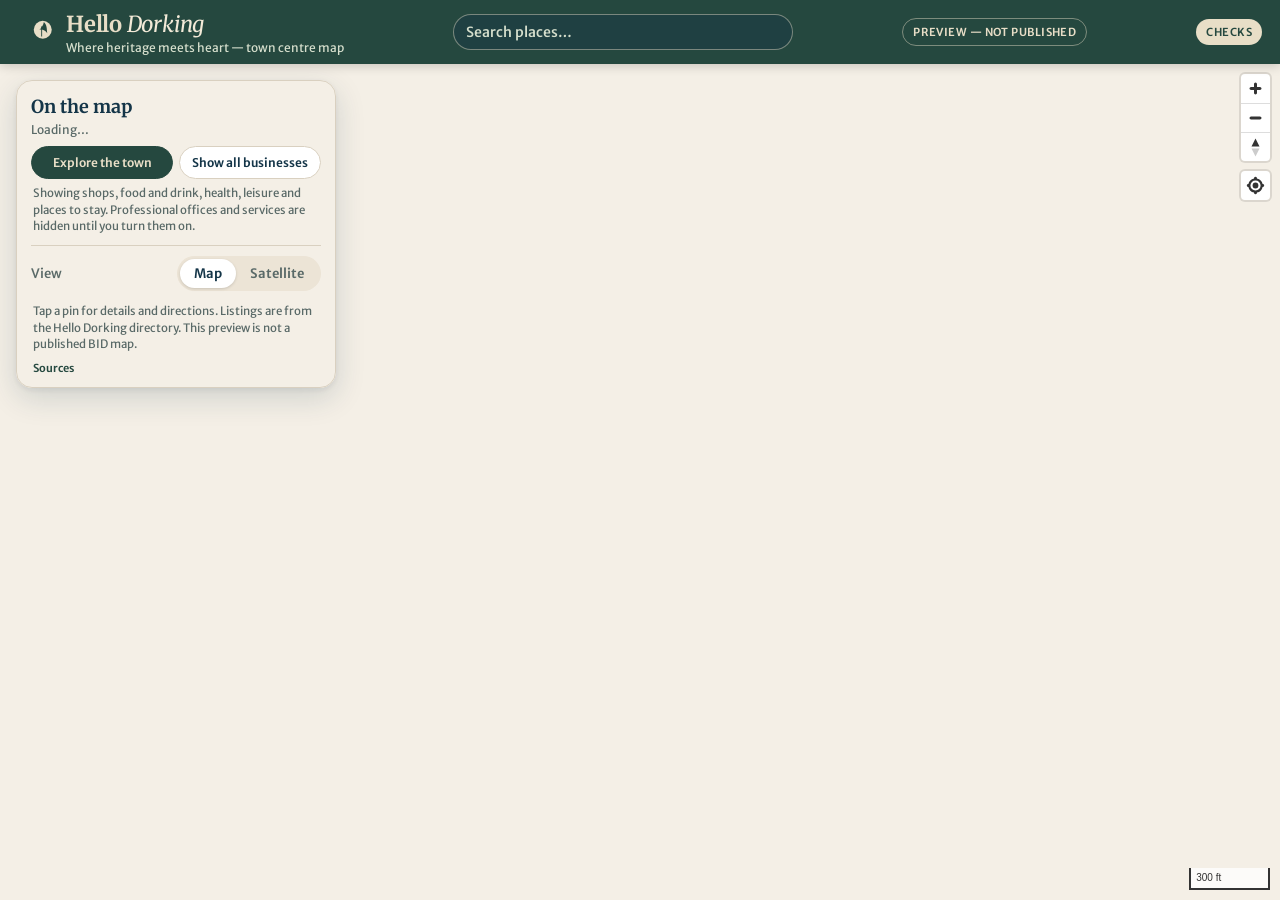
<file: index.html>
<!doctype html>
<html lang="en-GB">
<head>
  <meta charset="utf-8">
  <meta name="viewport" content="width=device-width, initial-scale=1, viewport-fit=cover">
  <link rel="icon" href="data:image/svg+xml,%3Csvg xmlns=%27http://www.w3.org/2000/svg%27 viewBox=%270 0 24 24%27%3E%3Ccircle cx=%2712%27 cy=%2712%27 r=%2711%27 fill=%27%2325483f%27/%3E%3C/svg%3E">
  <title>Hello Dorking — town centre map (preview)</title>
  <meta name="description" content="A local preview of a town-centre map for Hello Dorking, using the BID directory. Not a published BID map.">
  <meta name="robots" content="noindex,nofollow">
  <link rel="preconnect" href="https://fonts.googleapis.com">
  <link rel="preconnect" href="https://fonts.gstatic.com" crossorigin>
  <link href="https://fonts.googleapis.com/css2?family=Merriweather:ital,wght@0,400;0,700;1,400&family=Merriweather+Sans:wght@400;500;600;700&display=swap" rel="stylesheet">

  <link rel="stylesheet" href="vendor/maplibre-gl.css">
  <script src="vendor/maplibre-gl.js"></script>
  <script src="vendor/papaparse.min.js"></script>
  <link rel="stylesheet" href="css/style.css">
</head>
<body>
  <header class="topbar">
    <div class="brand">
      <svg class="brand-mark" viewBox="0 0 64 64" aria-hidden="true">
        <circle cx="44" cy="28" r="16" fill="#e8dec7"/>
        <path d="M46 14c-1 6-4 10-8 14 6-1 10 1 14 6-1-8 0-14-6-20z" fill="#25483f"/>
        <path d="M42 22v18" stroke="#25483f" stroke-width="1.6" fill="none"/>
      </svg>
      <div>
        <h1>Hello <em>Dorking</em></h1>
        <p class="tagline">Where heritage meets heart — town centre map</p>
      </div>
    </div>
    <div class="search-wrap">
        <label class="sr-only" for="place-search">Search places</label>
        <input id="place-search" type="search" placeholder="Search places…" autocomplete="off" spellcheck="false">
        <ul id="search-results" hidden></ul>
      </div>
      <span class="sample-badge">Preview — not published</span>
      <a class="check-nav" href="check.html">Checks</a>
  </header>

  <main class="stage">
    <div id="map" aria-label="Map of Dorking town centre"></div>

    <aside id="legend" class="legend" aria-label="Map layers">
      <div class="lg-head">
        <div>
          <h2>On the map</h2>
          <span id="legend-total" class="lg-total">Loading…</span>
        </div>
        <button id="legend-close" class="icon-btn" aria-label="Hide layers">
          <svg viewBox="0 0 24 24" width="18" height="18" fill="none" stroke="currentColor" stroke-width="2.2" stroke-linecap="round"><path d="M6 6l12 12M18 6 6 18"/></svg>
        </button>
      </div>
      <div class="explore-bar">
        <button type="button" id="explore-btn" class="explore-btn on" aria-pressed="true">Explore the town</button>
        <button type="button" id="show-all-btn" class="explore-btn" aria-pressed="false">Show all businesses</button>
      </div>
      <p class="lg-explore-note" id="explore-note">Showing shops, food and drink, health, leisure and places to stay. Professional offices and services are hidden until you turn them on.</p>
      <ul id="legend-list" class="lg-list"></ul>
      <div class="bm">
        <span class="bm-label">View</span>
        <div class="bm-switch" role="group" aria-label="Base map">
          <button class="bm-btn on" data-bm="map">Map</button>
          <button class="bm-btn" data-bm="satellite">Satellite</button>
        </div>
      </div>
      <p class="lg-foot">Tap a pin for details and directions. Listings are from the Hello Dorking directory. This preview is not a published BID map.</p>
      <details class="lg-sources">
        <summary>Sources</summary>
        <p>Listings drawn from the Hello Dorking business directory and, where noted, each business’s own website. Car parks are the official Mole Valley District Council Dorking list; toilets follow Hello Dorking’s Good to Know page. Map data © OpenStreetMap contributors (ODbL) and OpenFreeMap; satellite imagery Esri. Business photographs are not copied from the directory; only labelled placeholders appear, and only for a few sample places.</p>
      </details>
    </aside>

    <button id="legend-open" class="legend-fab" aria-label="Show layers">
      <svg viewBox="0 0 24 24" width="18" height="18" fill="none" stroke="currentColor" stroke-width="2" stroke-linecap="round" stroke-linejoin="round"><path d="m12 3 9 5-9 5-9-5 9-5z"/><path d="m3 13 9 5 9-5"/></svg>
      Layers
    </button>
  </main>

  <script src="js/config.js"></script>
  <script src="js/app.js"></script>
</body>
</html>
</file>
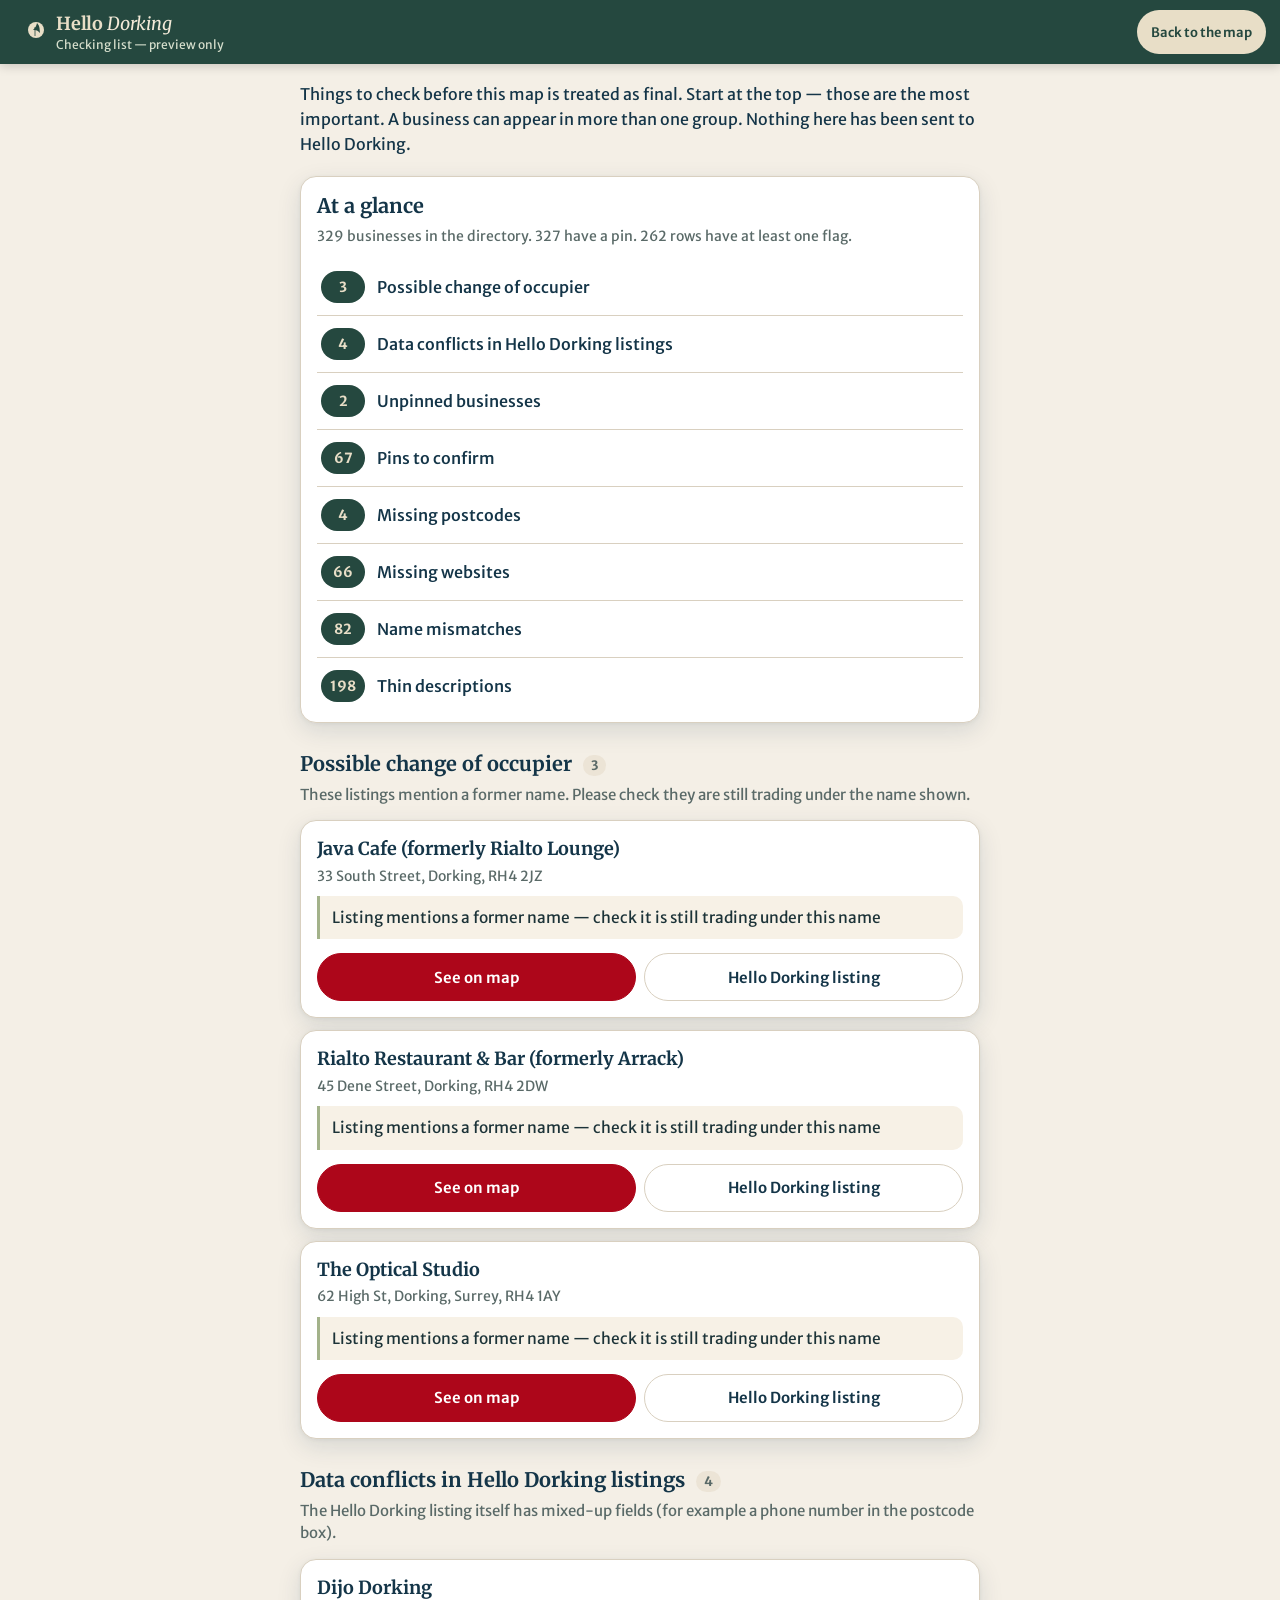
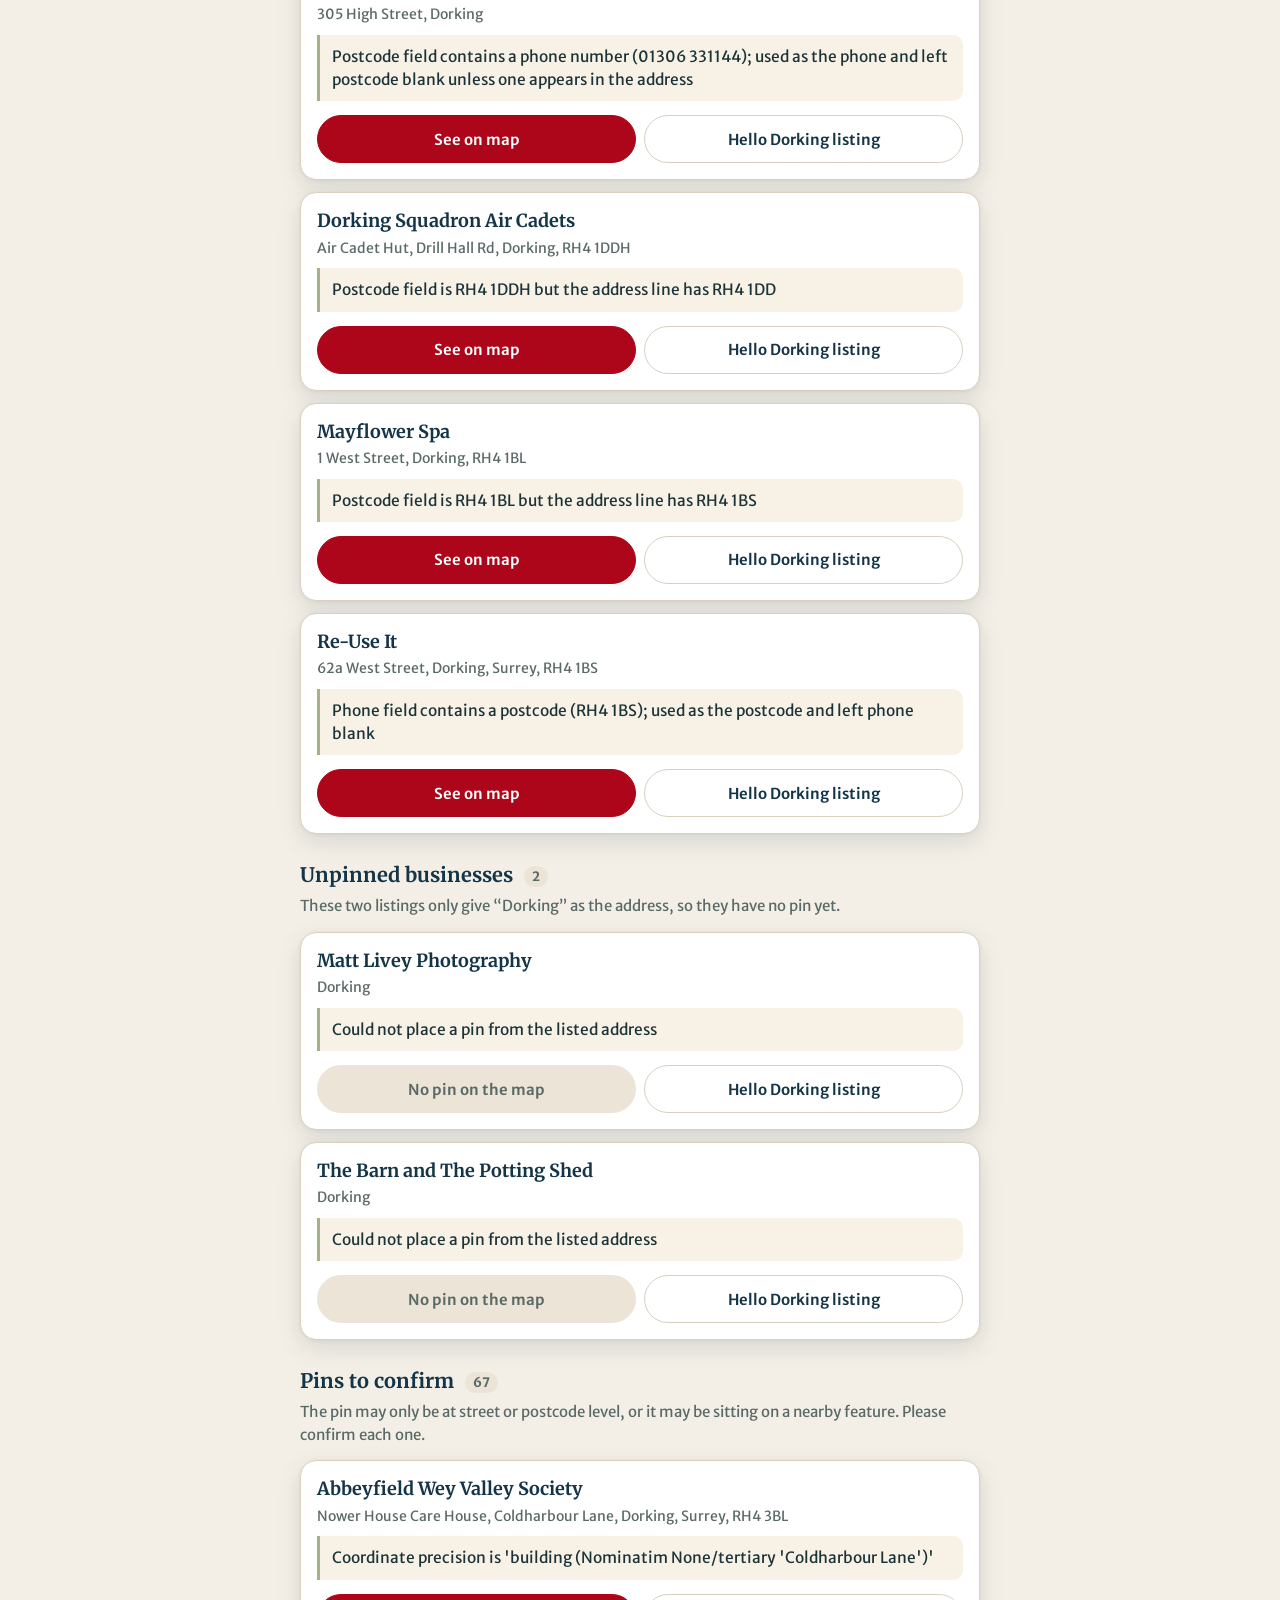
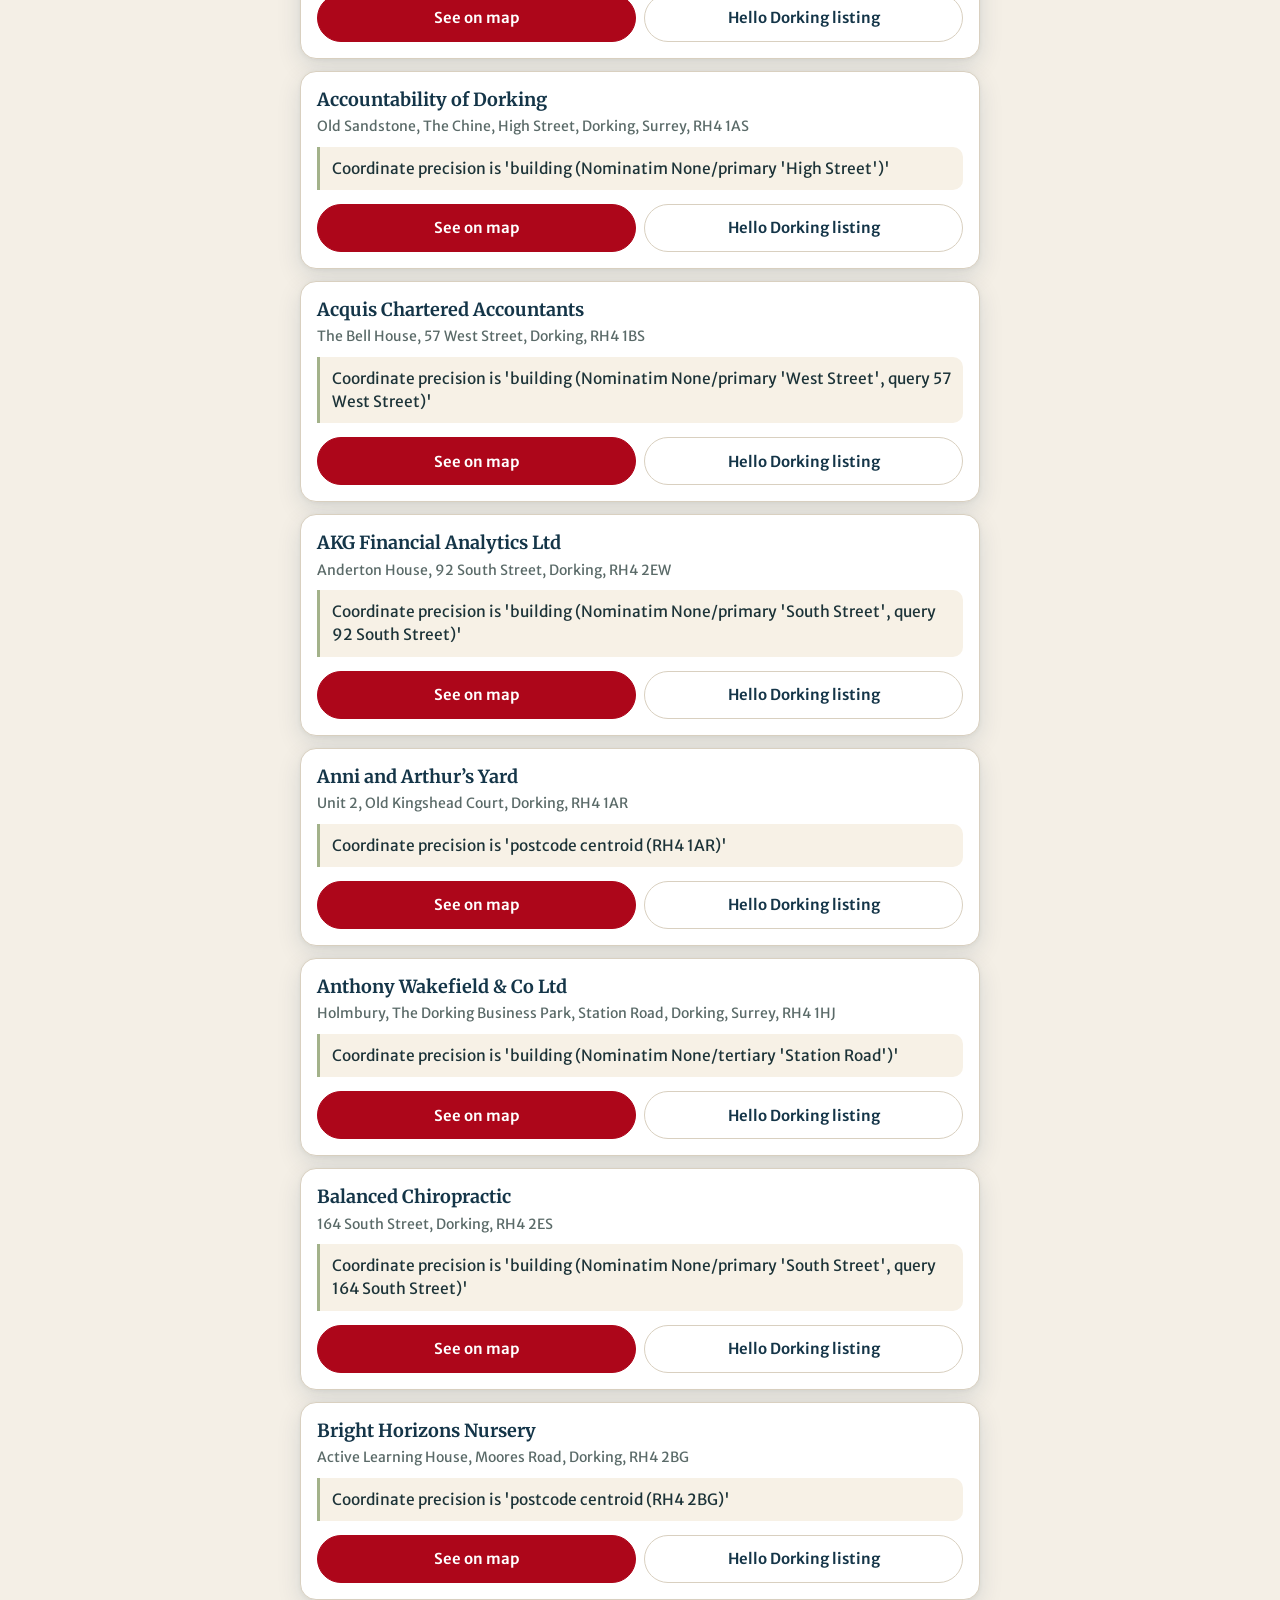
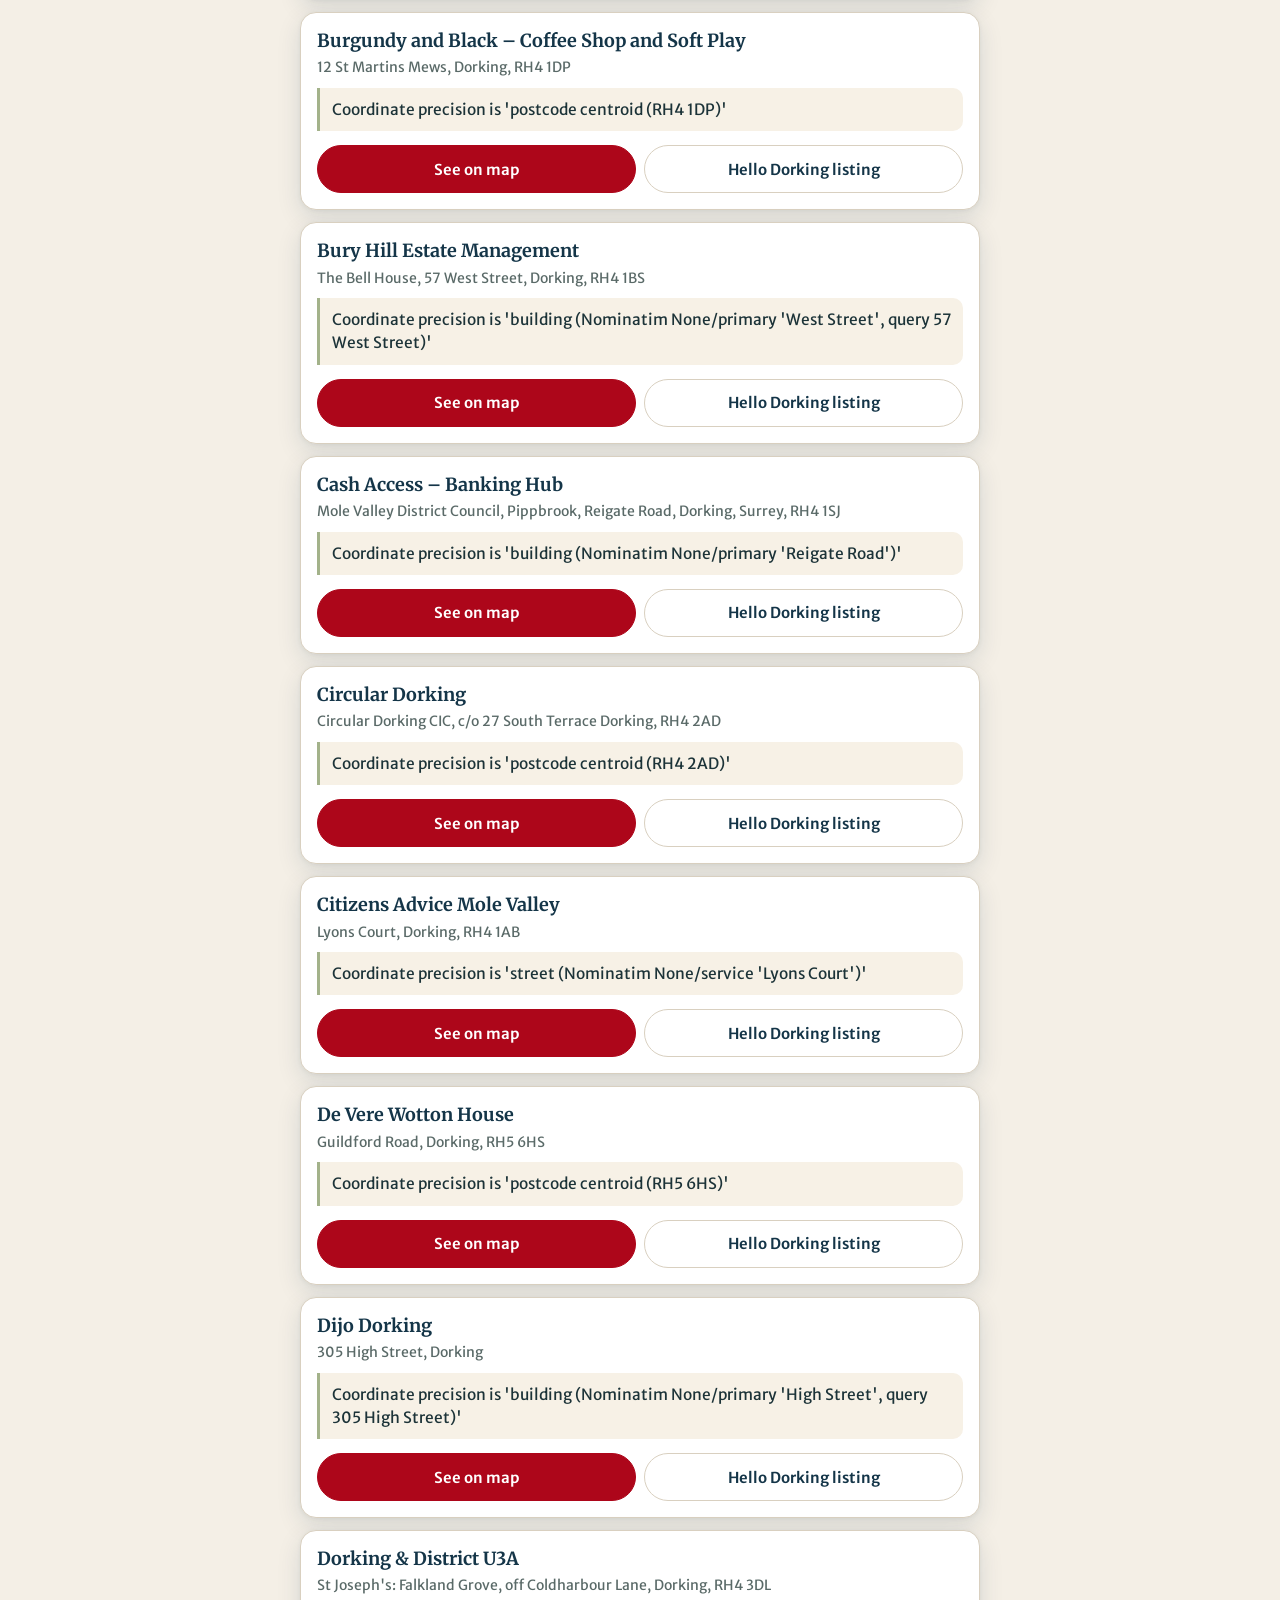
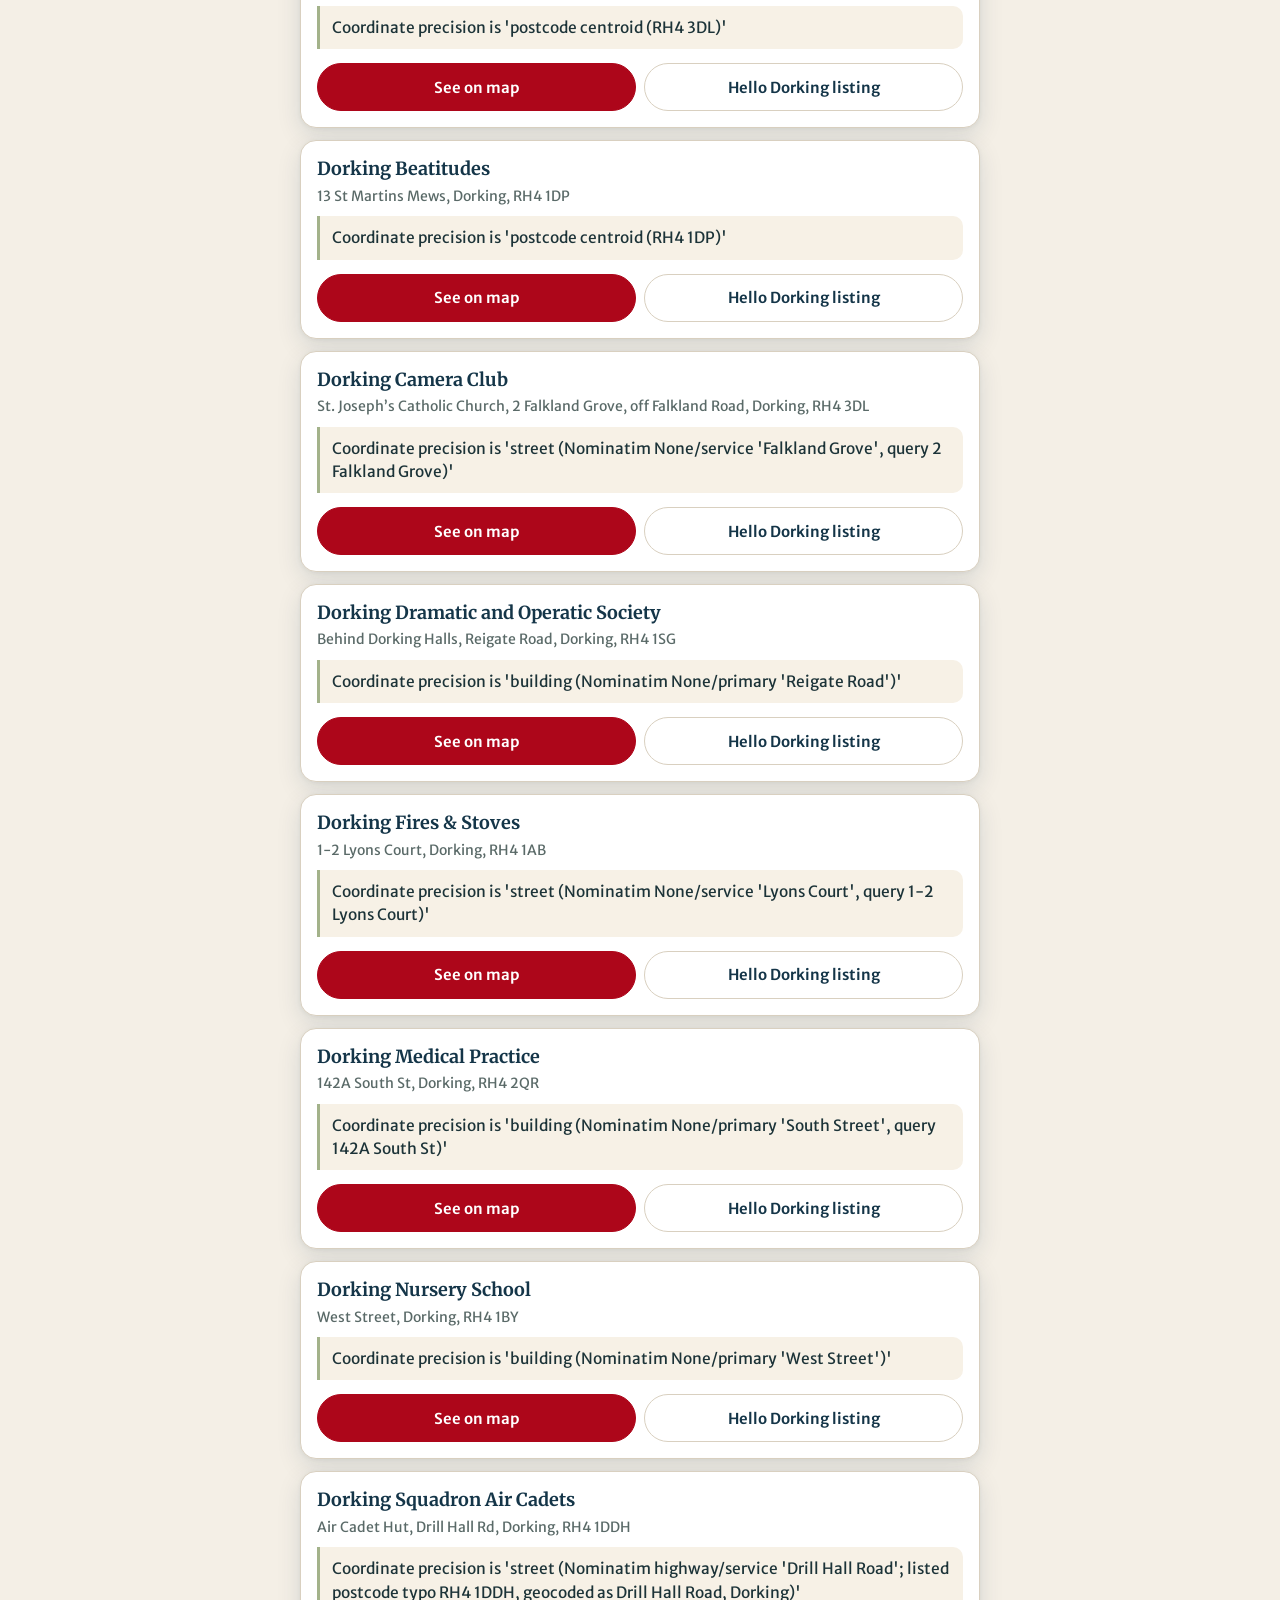
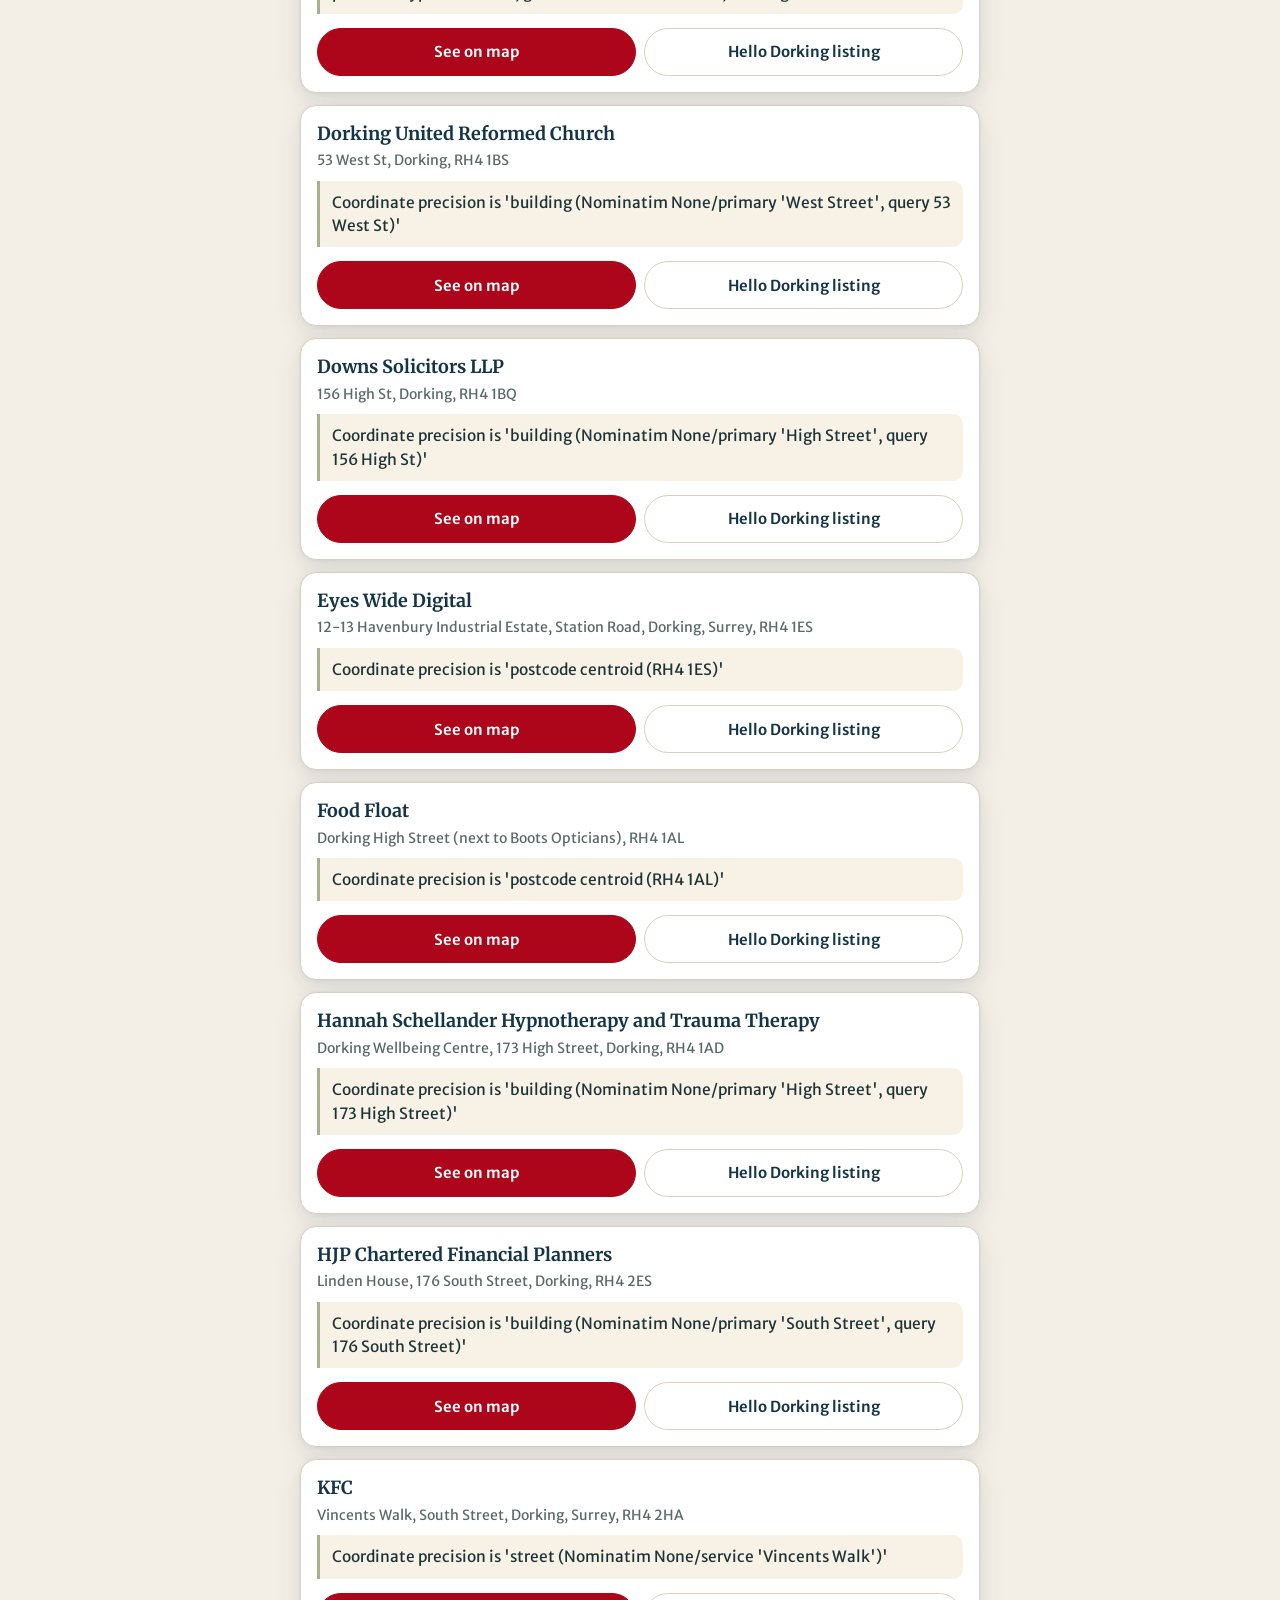
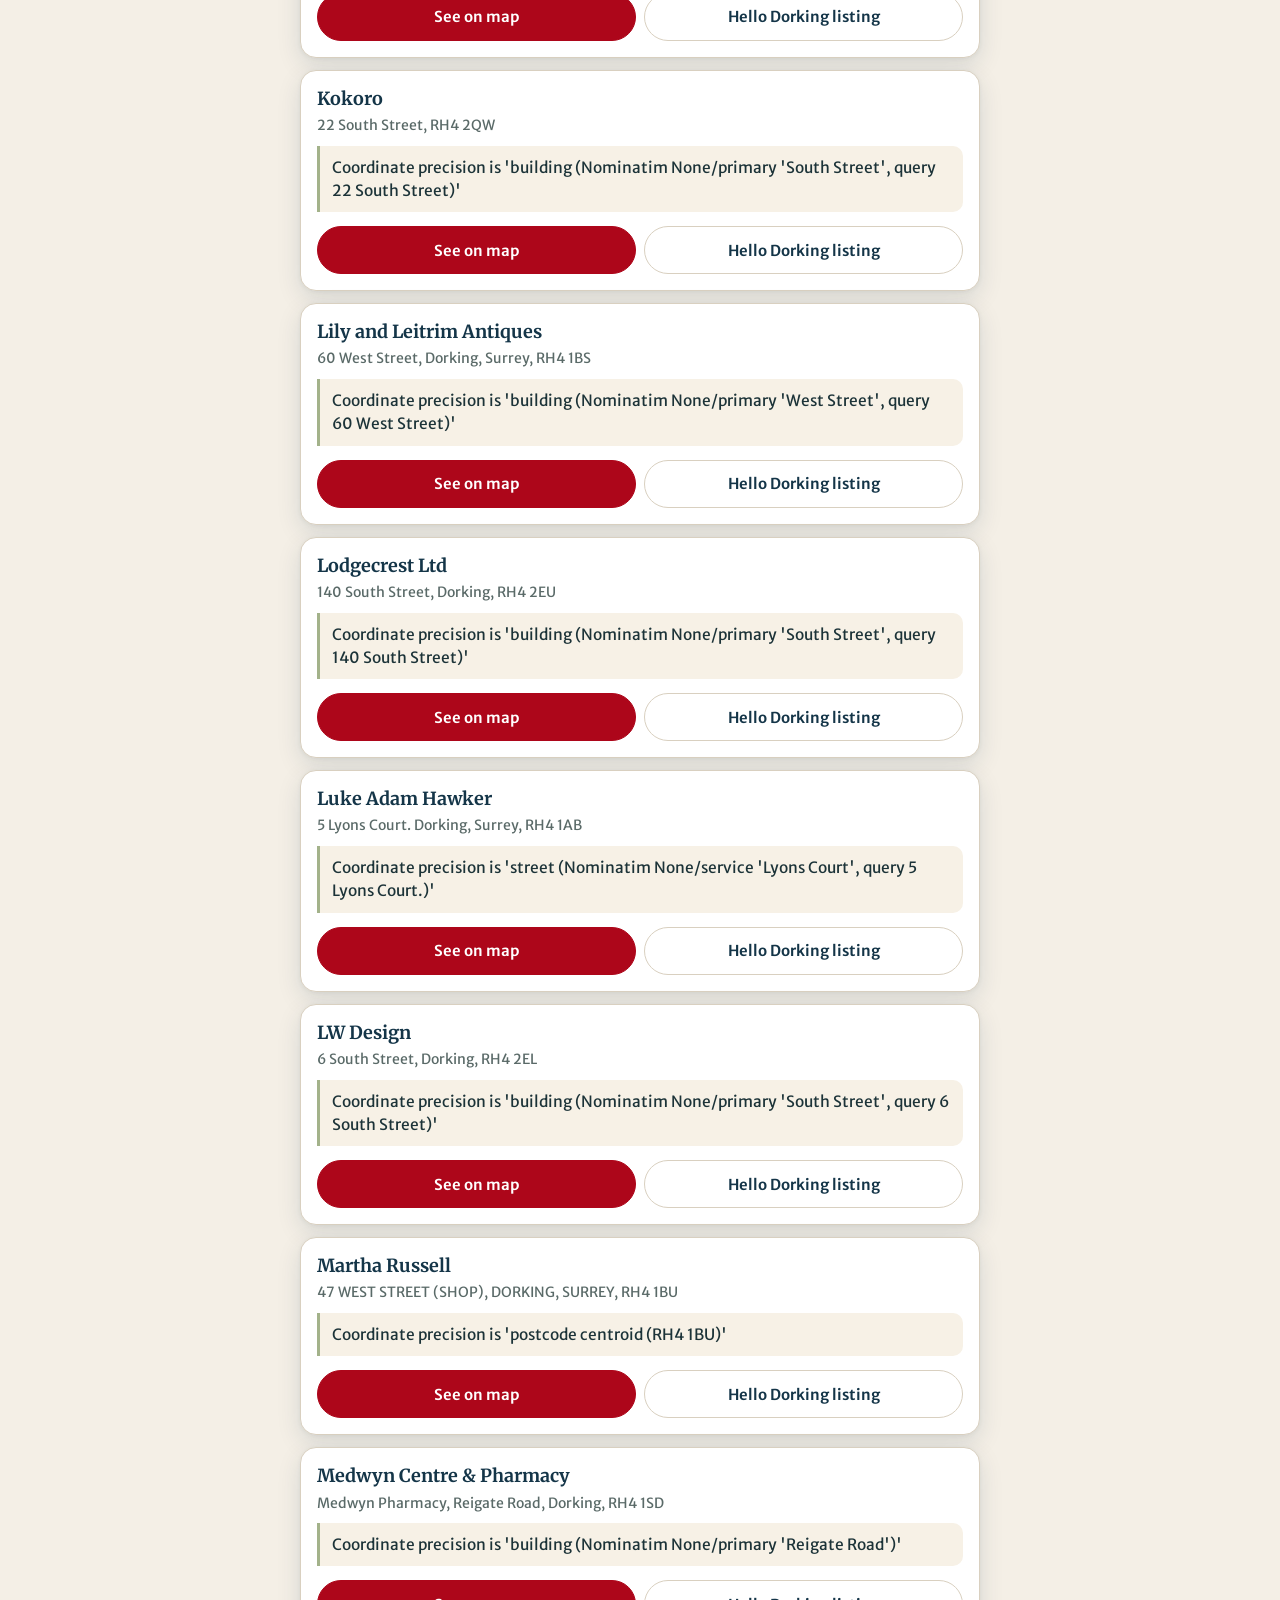
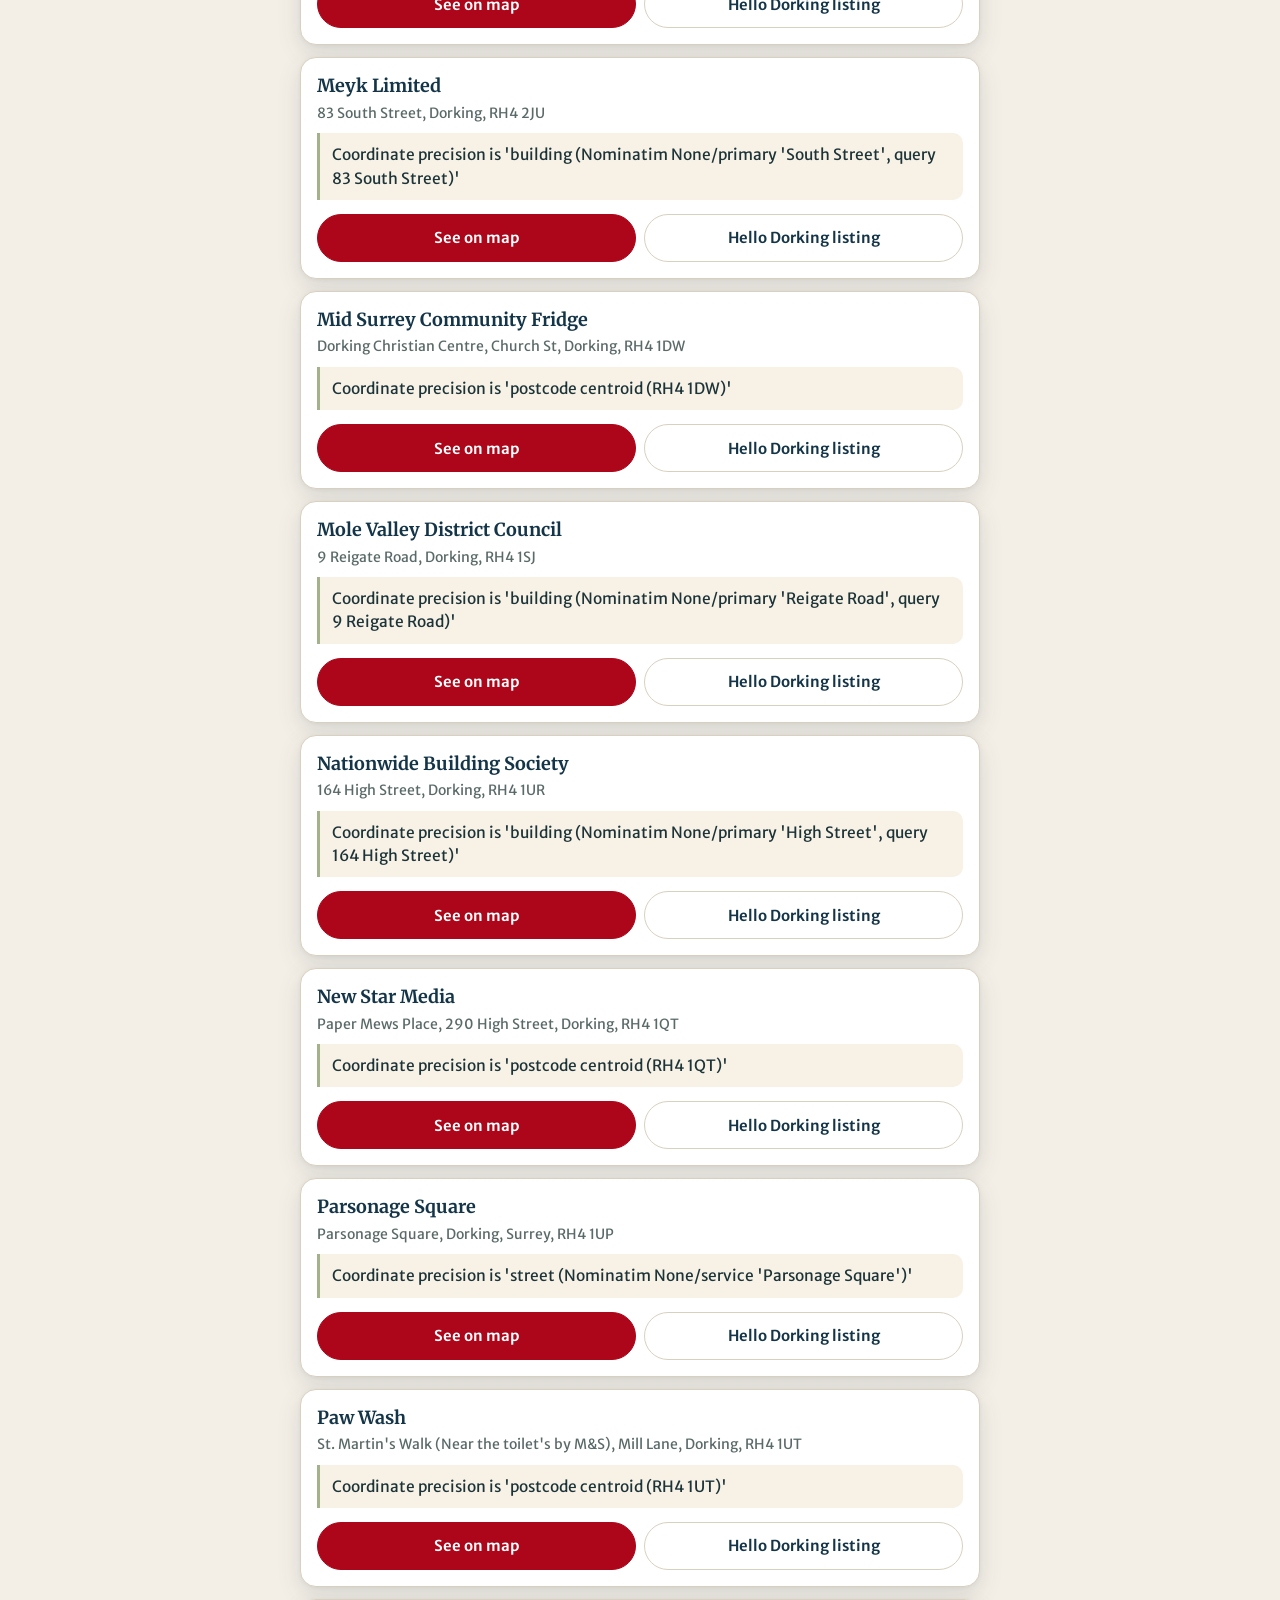
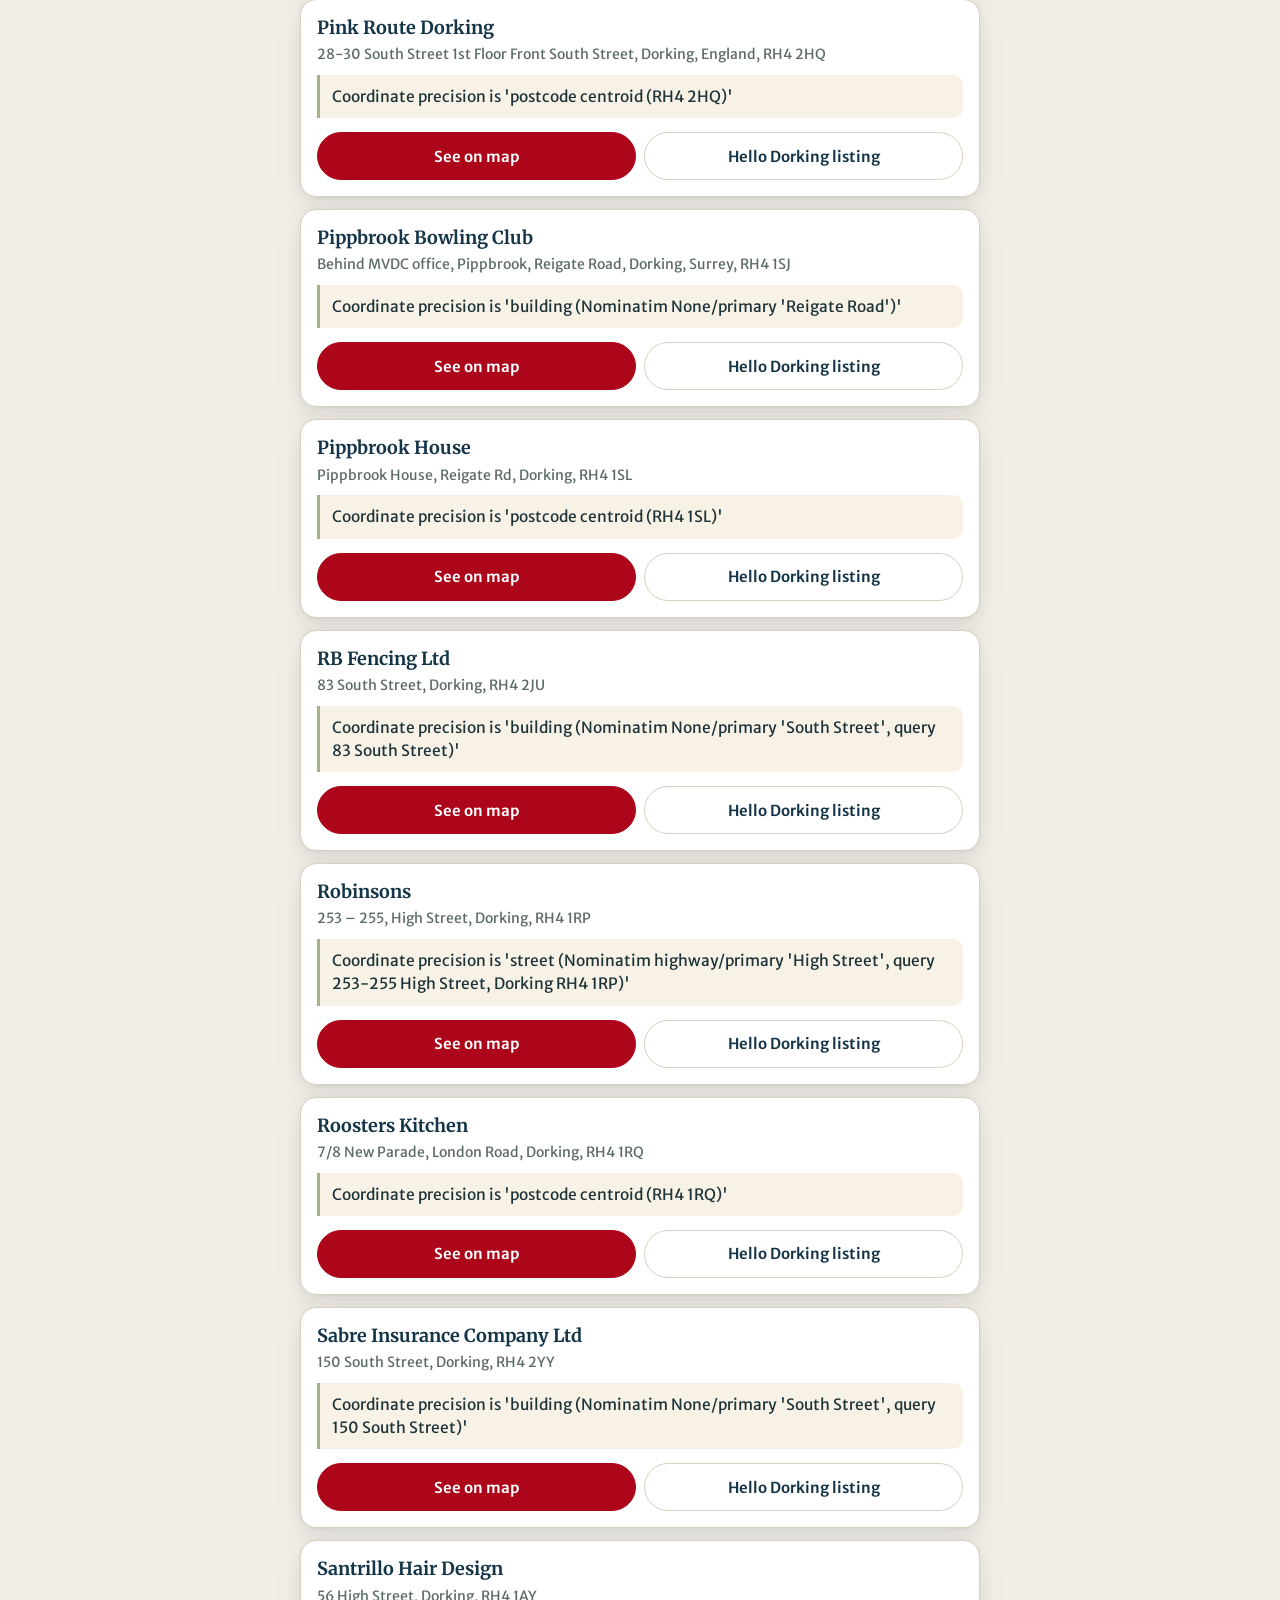
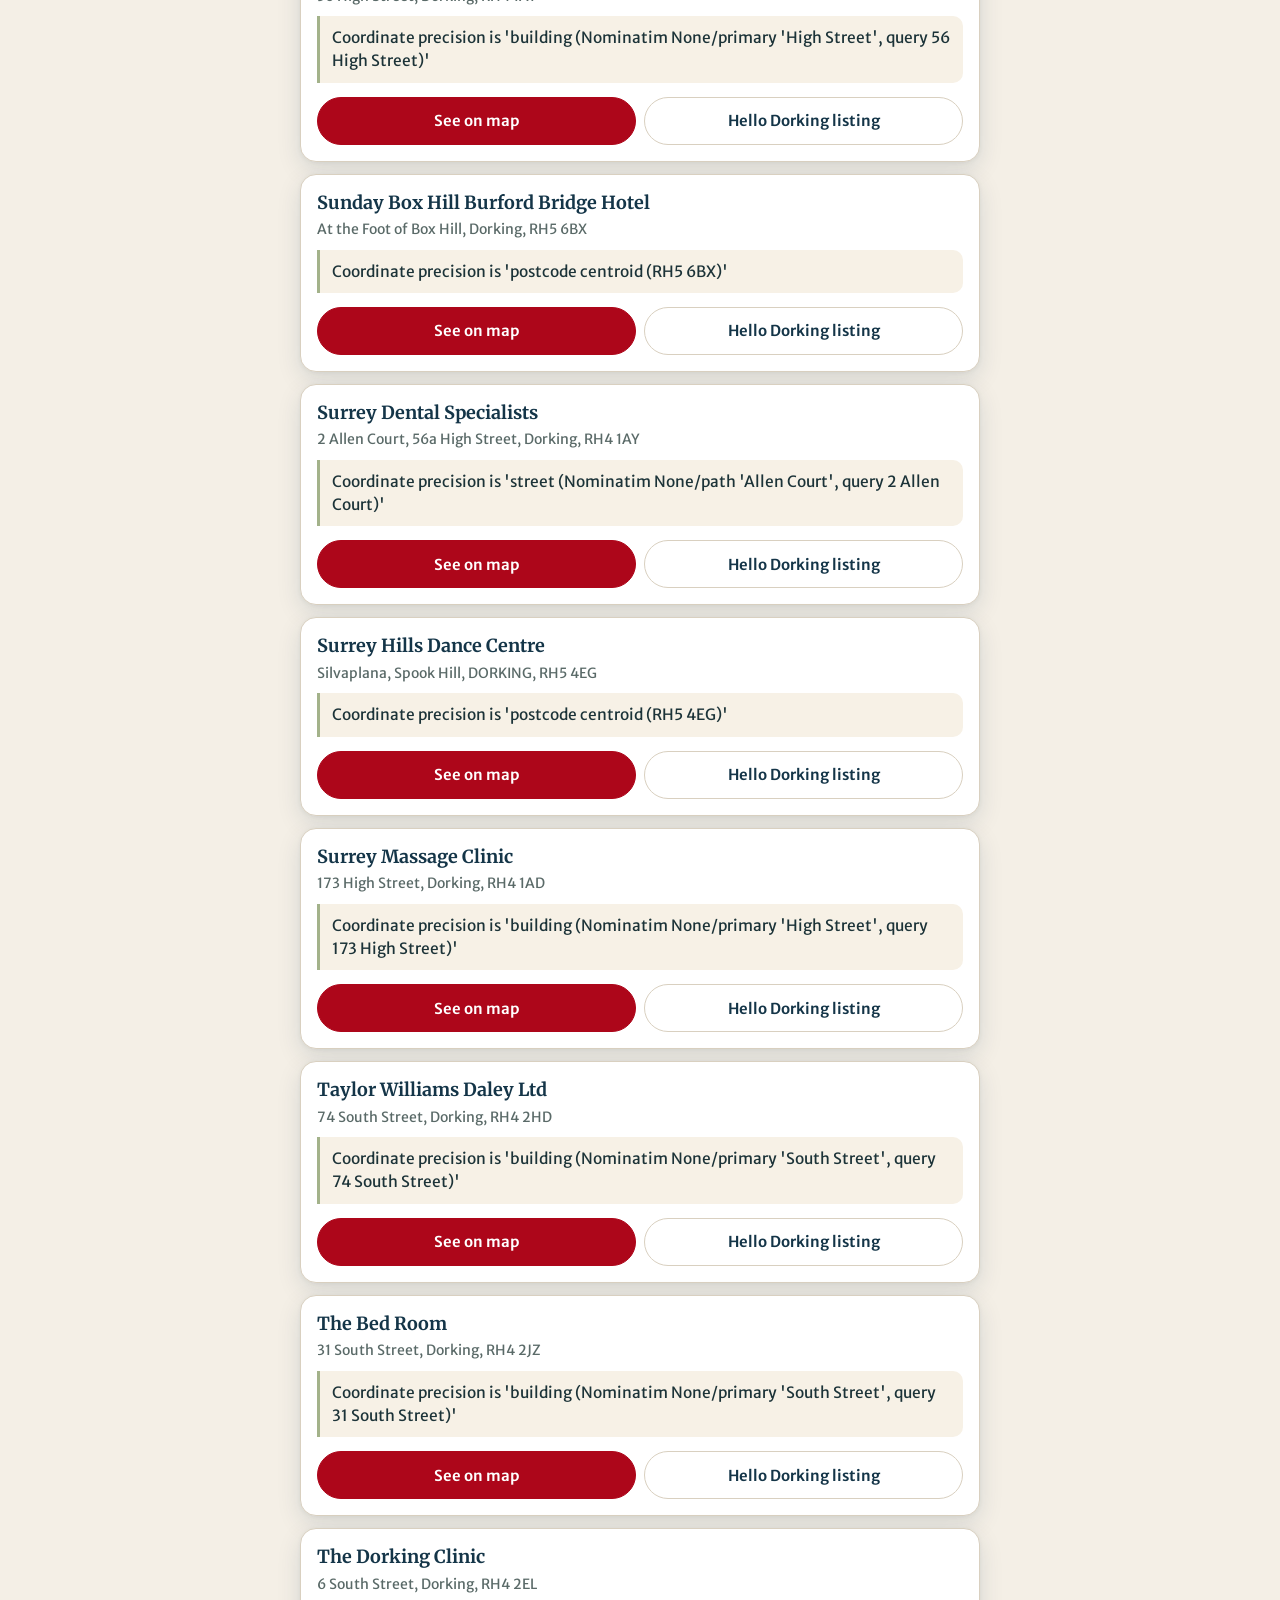
<file: check.html>
<!doctype html>
<html lang="en-GB">
<head>
  <meta charset="utf-8">
  <meta name="viewport" content="width=device-width, initial-scale=1, viewport-fit=cover">
  <meta name="robots" content="noindex,nofollow">
  <title>Hello Dorking map — checking list</title>
  <meta name="description" content="Private checking list for the Hello Dorking town-centre map preview. Not a published BID page.">
  <link rel="icon" href="data:image/svg+xml,%3Csvg xmlns=%27http://www.w3.org/2000/svg%27 viewBox=%270 0 24 24%27%3E%3Ccircle cx=%2712%27 cy=%2712%27 r=%2711%27 fill=%27%2325483f%27/%3E%3C/svg%3E">
  <link rel="preconnect" href="https://fonts.googleapis.com">
  <link rel="preconnect" href="https://fonts.gstatic.com" crossorigin>
  <link href="https://fonts.googleapis.com/css2?family=Merriweather:ital,wght@0,400;0,700;1,400&family=Merriweather+Sans:wght@400;500;600;700&display=swap" rel="stylesheet">
  <link rel="stylesheet" href="css/check.css">
</head>
<body>
  <header class="topbar">
    <div class="brand">
      <svg class="brand-mark" viewBox="0 0 64 64" aria-hidden="true">
        <circle cx="44" cy="28" r="16" fill="#e8dec7"/>
        <path d="M46 14c-1 6-4 10-8 14 6-1 10 1 14 6-1-8 0-14-6-20z" fill="#25483f"/>
        <path d="M42 22v18" stroke="#25483f" stroke-width="1.6" fill="none"/>
      </svg>
      <div>
        <h1>Hello <em>Dorking</em></h1>
        <p class="tagline">Checking list — preview only</p>
      </div>
    </div>
    <a class="map-nav" href="index.html">Back to the map</a>
  </header>

  <main class="page">
    <p class="intro">Things to check before this map is treated as final. Start at the top — those are the most important. A business can appear in more than one group. Nothing here has been sent to Hello Dorking.</p>

    <section class="summary" aria-label="Counts">
      <h2>At a glance</h2>
      <p class="sum-lead">329 businesses in the directory. 327 have a pin. 262 rows have at least one flag.</p>
      <ul class="sum-list">
<li><a href="#occupier"><span class="sum-n">3</span><span class="sum-t">Possible change of occupier</span></a></li>
<li><a href="#conflicts"><span class="sum-n">4</span><span class="sum-t">Data conflicts in Hello Dorking listings</span></a></li>
<li><a href="#unpinned"><span class="sum-n">2</span><span class="sum-t">Unpinned businesses</span></a></li>
<li><a href="#pins"><span class="sum-n">67</span><span class="sum-t">Pins to confirm</span></a></li>
<li><a href="#postcodes"><span class="sum-n">4</span><span class="sum-t">Missing postcodes</span></a></li>
<li><a href="#websites"><span class="sum-n">66</span><span class="sum-t">Missing websites</span></a></li>
<li><a href="#mismatches"><span class="sum-n">82</span><span class="sum-t">Name mismatches</span></a></li>
<li><a href="#thin"><span class="sum-n">198</span><span class="sum-t">Thin descriptions</span></a></li>
      </ul>
    </section>

<section class="block" id="occupier">
  <h2>Possible change of occupier <span class='count'>3</span></h2>
  <p class="blurb">These listings mention a former name. Please check they are still trading under the name shown.</p>
<div class="cards"><article class="card">
  <h3>Java Cafe (formerly Rialto Lounge)</h3>
  <p class="addr">33 South Street, Dorking, RH4 2JZ</p>
  <p class="issue">Listing mentions a former name — check it is still trading under this name</p>
  <div class="actions"><a class="btn btn-primary" href="index.html#b=java-cafe-formerly-rialto-lounge">See on map</a><a class="btn btn-ghost" href="https://www.hellodorking.com/business/rialto-lounge/" target="_blank" rel="noopener">Hello Dorking listing</a></div>
</article>
<article class="card">
  <h3>Rialto Restaurant &amp; Bar (formerly Arrack)</h3>
  <p class="addr">45 Dene Street, Dorking, RH4 2DW</p>
  <p class="issue">Listing mentions a former name — check it is still trading under this name</p>
  <div class="actions"><a class="btn btn-primary" href="index.html#b=rialto-restaurant-and-bar-formerly-arrack">See on map</a><a class="btn btn-ghost" href="https://www.hellodorking.com/business/arrack-bar-and-restaurant/" target="_blank" rel="noopener">Hello Dorking listing</a></div>
</article>
<article class="card">
  <h3>The Optical Studio</h3>
  <p class="addr">62 High St, Dorking, Surrey, RH4 1AY</p>
  <p class="issue">Listing mentions a former name — check it is still trading under this name</p>
  <div class="actions"><a class="btn btn-primary" href="index.html#b=the-optical-studio">See on map</a><a class="btn btn-ghost" href="https://www.hellodorking.com/business/the-optical-studio/" target="_blank" rel="noopener">Hello Dorking listing</a></div>
</article></div>
</section>
<section class="block" id="conflicts">
  <h2>Data conflicts in Hello Dorking listings <span class='count'>4</span></h2>
  <p class="blurb">The Hello Dorking listing itself has mixed-up fields (for example a phone number in the postcode box).</p>
<div class="cards"><article class="card">
  <h3>Dijo Dorking</h3>
  <p class="addr">305 High Street, Dorking</p>
  <p class="issue">Postcode field contains a phone number (01306 331144); used as the phone and left postcode blank unless one appears in the address</p>
  <div class="actions"><a class="btn btn-primary" href="index.html#b=dijo-dorking">See on map</a><a class="btn btn-ghost" href="https://www.hellodorking.com/business/dijo-dorking/" target="_blank" rel="noopener">Hello Dorking listing</a></div>
</article>
<article class="card">
  <h3>Dorking Squadron Air Cadets</h3>
  <p class="addr">Air Cadet Hut, Drill Hall Rd, Dorking, RH4 1DDH</p>
  <p class="issue">Postcode field is RH4 1DDH but the address line has RH4 1DD</p>
  <div class="actions"><a class="btn btn-primary" href="index.html#b=dorking-squadron-air-cadets">See on map</a><a class="btn btn-ghost" href="https://www.hellodorking.com/business/dorking-squadron-air-cadets/" target="_blank" rel="noopener">Hello Dorking listing</a></div>
</article>
<article class="card">
  <h3>Mayflower Spa</h3>
  <p class="addr">1 West Street, Dorking, RH4 1BL</p>
  <p class="issue">Postcode field is RH4 1BL but the address line has RH4 1BS</p>
  <div class="actions"><a class="btn btn-primary" href="index.html#b=mayflower-spa">See on map</a><a class="btn btn-ghost" href="https://www.hellodorking.com/business/mayflower-spa/" target="_blank" rel="noopener">Hello Dorking listing</a></div>
</article>
<article class="card">
  <h3>Re-Use It</h3>
  <p class="addr">62a West Street, Dorking, Surrey, RH4 1BS</p>
  <p class="issue">Phone field contains a postcode (RH4 1BS); used as the postcode and left phone blank</p>
  <div class="actions"><a class="btn btn-primary" href="index.html#b=re-use-it">See on map</a><a class="btn btn-ghost" href="https://www.hellodorking.com/business/re-use-it/" target="_blank" rel="noopener">Hello Dorking listing</a></div>
</article></div>
</section>
<section class="block" id="unpinned">
  <h2>Unpinned businesses <span class='count'>2</span></h2>
  <p class="blurb">These two listings only give “Dorking” as the address, so they have no pin yet.</p>
<div class="cards"><article class="card">
  <h3>Matt Livey Photography</h3>
  <p class="addr">Dorking</p>
  <p class="issue">Could not place a pin from the listed address</p>
  <div class="actions"><span class="btn btn-muted">No pin on the map</span><a class="btn btn-ghost" href="https://www.hellodorking.com/business/matt-livey-photography/" target="_blank" rel="noopener">Hello Dorking listing</a></div>
</article>
<article class="card">
  <h3>The Barn and The Potting Shed</h3>
  <p class="addr">Dorking</p>
  <p class="issue">Could not place a pin from the listed address</p>
  <div class="actions"><span class="btn btn-muted">No pin on the map</span><a class="btn btn-ghost" href="https://www.hellodorking.com/business/the-barn-and-the-potting-shed/" target="_blank" rel="noopener">Hello Dorking listing</a></div>
</article></div>
</section>
<section class="block" id="pins">
  <h2>Pins to confirm <span class='count'>67</span></h2>
  <p class="blurb">The pin may only be at street or postcode level, or it may be sitting on a nearby feature. Please confirm each one.</p>
<div class="cards"><article class="card">
  <h3>Abbeyfield Wey Valley Society</h3>
  <p class="addr">Nower House Care House, Coldharbour Lane, Dorking, Surrey, RH4 3BL</p>
  <p class="issue">Coordinate precision is &#x27;building (Nominatim None/tertiary &#x27;Coldharbour Lane&#x27;)&#x27;</p>
  <div class="actions"><a class="btn btn-primary" href="index.html#b=abbeyfield-wey-valley-society">See on map</a><a class="btn btn-ghost" href="https://www.hellodorking.com/business/abbeyfield-wey-valley-society/" target="_blank" rel="noopener">Hello Dorking listing</a></div>
</article>
<article class="card">
  <h3>Accountability of Dorking</h3>
  <p class="addr">Old Sandstone, The Chine, High Street, Dorking, Surrey, RH4 1AS</p>
  <p class="issue">Coordinate precision is &#x27;building (Nominatim None/primary &#x27;High Street&#x27;)&#x27;</p>
  <div class="actions"><a class="btn btn-primary" href="index.html#b=accountability-of-dorking">See on map</a><a class="btn btn-ghost" href="https://www.hellodorking.com/business/accountability-of-dorking/" target="_blank" rel="noopener">Hello Dorking listing</a></div>
</article>
<article class="card">
  <h3>Acquis Chartered Accountants</h3>
  <p class="addr">The Bell House, 57 West Street, Dorking, RH4 1BS</p>
  <p class="issue">Coordinate precision is &#x27;building (Nominatim None/primary &#x27;West Street&#x27;, query 57 West Street)&#x27;</p>
  <div class="actions"><a class="btn btn-primary" href="index.html#b=acquis-chartered-accountants">See on map</a><a class="btn btn-ghost" href="https://www.hellodorking.com/business/acquis-chartered-accountants/" target="_blank" rel="noopener">Hello Dorking listing</a></div>
</article>
<article class="card">
  <h3>AKG Financial Analytics Ltd</h3>
  <p class="addr">Anderton House, 92 South Street, Dorking, RH4 2EW</p>
  <p class="issue">Coordinate precision is &#x27;building (Nominatim None/primary &#x27;South Street&#x27;, query 92 South Street)&#x27;</p>
  <div class="actions"><a class="btn btn-primary" href="index.html#b=akg-financial-analytics-ltd">See on map</a><a class="btn btn-ghost" href="https://www.hellodorking.com/business/akg-financial-analytics-ltd/" target="_blank" rel="noopener">Hello Dorking listing</a></div>
</article>
<article class="card">
  <h3>Anni and Arthur’s Yard</h3>
  <p class="addr">Unit 2, Old Kingshead Court, Dorking, RH4 1AR</p>
  <p class="issue">Coordinate precision is &#x27;postcode centroid (RH4 1AR)&#x27;</p>
  <div class="actions"><a class="btn btn-primary" href="index.html#b=anni-and-arthurs-yard">See on map</a><a class="btn btn-ghost" href="https://www.hellodorking.com/business/anni-and-arthurs-yard/" target="_blank" rel="noopener">Hello Dorking listing</a></div>
</article>
<article class="card">
  <h3>Anthony Wakefield &amp; Co Ltd</h3>
  <p class="addr">Holmbury, The Dorking Business Park, Station Road, Dorking, Surrey, RH4 1HJ</p>
  <p class="issue">Coordinate precision is &#x27;building (Nominatim None/tertiary &#x27;Station Road&#x27;)&#x27;</p>
  <div class="actions"><a class="btn btn-primary" href="index.html#b=anthony-wakefield-and-co-ltd">See on map</a><a class="btn btn-ghost" href="https://www.hellodorking.com/business/anthony-wakefield-co-ltd/" target="_blank" rel="noopener">Hello Dorking listing</a></div>
</article>
<article class="card">
  <h3>Balanced Chiropractic</h3>
  <p class="addr">164 South Street, Dorking, RH4 2ES</p>
  <p class="issue">Coordinate precision is &#x27;building (Nominatim None/primary &#x27;South Street&#x27;, query 164 South Street)&#x27;</p>
  <div class="actions"><a class="btn btn-primary" href="index.html#b=balanced-chiropractic">See on map</a><a class="btn btn-ghost" href="https://www.hellodorking.com/business/balanced-chiropractic/" target="_blank" rel="noopener">Hello Dorking listing</a></div>
</article>
<article class="card">
  <h3>Bright Horizons Nursery</h3>
  <p class="addr">Active Learning House, Moores Road, Dorking, RH4 2BG</p>
  <p class="issue">Coordinate precision is &#x27;postcode centroid (RH4 2BG)&#x27;</p>
  <div class="actions"><a class="btn btn-primary" href="index.html#b=bright-horizons-nursery">See on map</a><a class="btn btn-ghost" href="https://www.hellodorking.com/business/bright-horizons-nursery/" target="_blank" rel="noopener">Hello Dorking listing</a></div>
</article>
<article class="card">
  <h3>Burgundy and Black – Coffee Shop and Soft Play</h3>
  <p class="addr">12 St Martins Mews, Dorking, RH4 1DP</p>
  <p class="issue">Coordinate precision is &#x27;postcode centroid (RH4 1DP)&#x27;</p>
  <div class="actions"><a class="btn btn-primary" href="index.html#b=burgundy-and-black-coffee-shop-and-soft-play">See on map</a><a class="btn btn-ghost" href="https://www.hellodorking.com/business/burgundy-and-black/" target="_blank" rel="noopener">Hello Dorking listing</a></div>
</article>
<article class="card">
  <h3>Bury Hill Estate Management</h3>
  <p class="addr">The Bell House, 57 West Street, Dorking, RH4 1BS</p>
  <p class="issue">Coordinate precision is &#x27;building (Nominatim None/primary &#x27;West Street&#x27;, query 57 West Street)&#x27;</p>
  <div class="actions"><a class="btn btn-primary" href="index.html#b=bury-hill-estate-management">See on map</a><a class="btn btn-ghost" href="https://www.hellodorking.com/business/bury-hill-estate-management/" target="_blank" rel="noopener">Hello Dorking listing</a></div>
</article>
<article class="card">
  <h3>Cash Access – Banking Hub</h3>
  <p class="addr">Mole Valley District Council, Pippbrook, Reigate Road, Dorking, Surrey, RH4 1SJ</p>
  <p class="issue">Coordinate precision is &#x27;building (Nominatim None/primary &#x27;Reigate Road&#x27;)&#x27;</p>
  <div class="actions"><a class="btn btn-primary" href="index.html#b=cash-access-banking-hub">See on map</a><a class="btn btn-ghost" href="https://www.hellodorking.com/business/cash-access-banking-hub/" target="_blank" rel="noopener">Hello Dorking listing</a></div>
</article>
<article class="card">
  <h3>Circular Dorking</h3>
  <p class="addr">Circular Dorking CIC, c/o 27 South Terrace Dorking, RH4 2AD</p>
  <p class="issue">Coordinate precision is &#x27;postcode centroid (RH4 2AD)&#x27;</p>
  <div class="actions"><a class="btn btn-primary" href="index.html#b=circular-dorking">See on map</a><a class="btn btn-ghost" href="https://www.hellodorking.com/business/circular-dorking/" target="_blank" rel="noopener">Hello Dorking listing</a></div>
</article>
<article class="card">
  <h3>Citizens Advice Mole Valley</h3>
  <p class="addr">Lyons Court, Dorking, RH4 1AB</p>
  <p class="issue">Coordinate precision is &#x27;street (Nominatim None/service &#x27;Lyons Court&#x27;)&#x27;</p>
  <div class="actions"><a class="btn btn-primary" href="index.html#b=citizens-advice-mole-valley">See on map</a><a class="btn btn-ghost" href="https://www.hellodorking.com/business/citizens-advice-mole-valley/" target="_blank" rel="noopener">Hello Dorking listing</a></div>
</article>
<article class="card">
  <h3>De Vere Wotton House</h3>
  <p class="addr">Guildford Road, Dorking, RH5 6HS</p>
  <p class="issue">Coordinate precision is &#x27;postcode centroid (RH5 6HS)&#x27;</p>
  <div class="actions"><a class="btn btn-primary" href="index.html#b=de-vere-wotton-house">See on map</a><a class="btn btn-ghost" href="https://www.hellodorking.com/business/de-vere-wotton-house/" target="_blank" rel="noopener">Hello Dorking listing</a></div>
</article>
<article class="card">
  <h3>Dijo Dorking</h3>
  <p class="addr">305 High Street, Dorking</p>
  <p class="issue">Coordinate precision is &#x27;building (Nominatim None/primary &#x27;High Street&#x27;, query 305 High Street)&#x27;</p>
  <div class="actions"><a class="btn btn-primary" href="index.html#b=dijo-dorking">See on map</a><a class="btn btn-ghost" href="https://www.hellodorking.com/business/dijo-dorking/" target="_blank" rel="noopener">Hello Dorking listing</a></div>
</article>
<article class="card">
  <h3>Dorking &amp; District U3A</h3>
  <p class="addr">St Joseph&#x27;s: Falkland Grove, off Coldharbour Lane, Dorking, RH4 3DL</p>
  <p class="issue">Coordinate precision is &#x27;postcode centroid (RH4 3DL)&#x27;</p>
  <div class="actions"><a class="btn btn-primary" href="index.html#b=dorking-and-district-u3a">See on map</a><a class="btn btn-ghost" href="https://www.hellodorking.com/business/dorking-district-u3a/" target="_blank" rel="noopener">Hello Dorking listing</a></div>
</article>
<article class="card">
  <h3>Dorking Beatitudes</h3>
  <p class="addr">13 St Martins Mews, Dorking, RH4 1DP</p>
  <p class="issue">Coordinate precision is &#x27;postcode centroid (RH4 1DP)&#x27;</p>
  <div class="actions"><a class="btn btn-primary" href="index.html#b=dorking-beatitudes">See on map</a><a class="btn btn-ghost" href="https://www.hellodorking.com/business/dorking-beatitudes/" target="_blank" rel="noopener">Hello Dorking listing</a></div>
</article>
<article class="card">
  <h3>Dorking Camera Club</h3>
  <p class="addr">St. Joseph’s Catholic Church, 2 Falkland Grove, off Falkland Road, Dorking, RH4 3DL</p>
  <p class="issue">Coordinate precision is &#x27;street (Nominatim None/service &#x27;Falkland Grove&#x27;, query 2 Falkland Grove)&#x27;</p>
  <div class="actions"><a class="btn btn-primary" href="index.html#b=dorking-camera-club">See on map</a><a class="btn btn-ghost" href="https://www.hellodorking.com/business/dorking-camera-club/" target="_blank" rel="noopener">Hello Dorking listing</a></div>
</article>
<article class="card">
  <h3>Dorking Dramatic and Operatic Society</h3>
  <p class="addr">Behind Dorking Halls, Reigate Road, Dorking, RH4 1SG</p>
  <p class="issue">Coordinate precision is &#x27;building (Nominatim None/primary &#x27;Reigate Road&#x27;)&#x27;</p>
  <div class="actions"><a class="btn btn-primary" href="index.html#b=dorking-dramatic-and-operatic-society">See on map</a><a class="btn btn-ghost" href="https://www.hellodorking.com/business/dorking-dramatic-and-operatic-society/" target="_blank" rel="noopener">Hello Dorking listing</a></div>
</article>
<article class="card">
  <h3>Dorking Fires &amp; Stoves</h3>
  <p class="addr">1-2 Lyons Court, Dorking, RH4 1AB</p>
  <p class="issue">Coordinate precision is &#x27;street (Nominatim None/service &#x27;Lyons Court&#x27;, query 1-2 Lyons Court)&#x27;</p>
  <div class="actions"><a class="btn btn-primary" href="index.html#b=dorking-fires-and-stoves">See on map</a><a class="btn btn-ghost" href="https://www.hellodorking.com/business/dorking-fires-stoves/" target="_blank" rel="noopener">Hello Dorking listing</a></div>
</article>
<article class="card">
  <h3>Dorking Medical Practice</h3>
  <p class="addr">142A South St, Dorking, RH4 2QR</p>
  <p class="issue">Coordinate precision is &#x27;building (Nominatim None/primary &#x27;South Street&#x27;, query 142A South St)&#x27;</p>
  <div class="actions"><a class="btn btn-primary" href="index.html#b=dorking-medical-practice">See on map</a><a class="btn btn-ghost" href="https://www.hellodorking.com/business/dorking-medical-practice/" target="_blank" rel="noopener">Hello Dorking listing</a></div>
</article>
<article class="card">
  <h3>Dorking Nursery School</h3>
  <p class="addr">West Street, Dorking, RH4 1BY</p>
  <p class="issue">Coordinate precision is &#x27;building (Nominatim None/primary &#x27;West Street&#x27;)&#x27;</p>
  <div class="actions"><a class="btn btn-primary" href="index.html#b=dorking-nursery-school">See on map</a><a class="btn btn-ghost" href="https://www.hellodorking.com/business/dorking-nursery-school/" target="_blank" rel="noopener">Hello Dorking listing</a></div>
</article>
<article class="card">
  <h3>Dorking Squadron Air Cadets</h3>
  <p class="addr">Air Cadet Hut, Drill Hall Rd, Dorking, RH4 1DDH</p>
  <p class="issue">Coordinate precision is &#x27;street (Nominatim highway/service &#x27;Drill Hall Road&#x27;; listed postcode typo RH4 1DDH, geocoded as Drill Hall Road, Dorking)&#x27;</p>
  <div class="actions"><a class="btn btn-primary" href="index.html#b=dorking-squadron-air-cadets">See on map</a><a class="btn btn-ghost" href="https://www.hellodorking.com/business/dorking-squadron-air-cadets/" target="_blank" rel="noopener">Hello Dorking listing</a></div>
</article>
<article class="card">
  <h3>Dorking United Reformed Church</h3>
  <p class="addr">53 West St, Dorking, RH4 1BS</p>
  <p class="issue">Coordinate precision is &#x27;building (Nominatim None/primary &#x27;West Street&#x27;, query 53 West St)&#x27;</p>
  <div class="actions"><a class="btn btn-primary" href="index.html#b=dorking-united-reformed-church">See on map</a><a class="btn btn-ghost" href="https://www.hellodorking.com/business/dorking-united-reformed-church/" target="_blank" rel="noopener">Hello Dorking listing</a></div>
</article>
<article class="card">
  <h3>Downs Solicitors LLP</h3>
  <p class="addr">156 High St, Dorking, RH4 1BQ</p>
  <p class="issue">Coordinate precision is &#x27;building (Nominatim None/primary &#x27;High Street&#x27;, query 156 High St)&#x27;</p>
  <div class="actions"><a class="btn btn-primary" href="index.html#b=downs-solicitors-llp">See on map</a><a class="btn btn-ghost" href="https://www.hellodorking.com/business/downs-solicitors-llp/" target="_blank" rel="noopener">Hello Dorking listing</a></div>
</article>
<article class="card">
  <h3>Eyes Wide Digital</h3>
  <p class="addr">12-13 Havenbury Industrial Estate, Station Road, Dorking, Surrey, RH4 1ES</p>
  <p class="issue">Coordinate precision is &#x27;postcode centroid (RH4 1ES)&#x27;</p>
  <div class="actions"><a class="btn btn-primary" href="index.html#b=eyes-wide-digital">See on map</a><a class="btn btn-ghost" href="https://www.hellodorking.com/business/eyes-wide-digital/" target="_blank" rel="noopener">Hello Dorking listing</a></div>
</article>
<article class="card">
  <h3>Food Float</h3>
  <p class="addr">Dorking High Street (next to Boots Opticians), RH4 1AL</p>
  <p class="issue">Coordinate precision is &#x27;postcode centroid (RH4 1AL)&#x27;</p>
  <div class="actions"><a class="btn btn-primary" href="index.html#b=food-float">See on map</a><a class="btn btn-ghost" href="https://www.hellodorking.com/business/food-float-dorking/" target="_blank" rel="noopener">Hello Dorking listing</a></div>
</article>
<article class="card">
  <h3>Hannah Schellander Hypnotherapy and Trauma Therapy</h3>
  <p class="addr">Dorking Wellbeing Centre, 173 High Street, Dorking, RH4 1AD</p>
  <p class="issue">Coordinate precision is &#x27;building (Nominatim None/primary &#x27;High Street&#x27;, query 173 High Street)&#x27;</p>
  <div class="actions"><a class="btn btn-primary" href="index.html#b=hannah-schellander-hypnotherapy-and-trauma-therapy">See on map</a><a class="btn btn-ghost" href="https://www.hellodorking.com/business/hannah-schellander-hypnotherapy-and-trauma-therapy/" target="_blank" rel="noopener">Hello Dorking listing</a></div>
</article>
<article class="card">
  <h3>HJP Chartered Financial Planners</h3>
  <p class="addr">Linden House, 176 South Street, Dorking, RH4 2ES</p>
  <p class="issue">Coordinate precision is &#x27;building (Nominatim None/primary &#x27;South Street&#x27;, query 176 South Street)&#x27;</p>
  <div class="actions"><a class="btn btn-primary" href="index.html#b=hjp-chartered-financial-planners">See on map</a><a class="btn btn-ghost" href="https://www.hellodorking.com/business/hjp-chartered-financial-planners/" target="_blank" rel="noopener">Hello Dorking listing</a></div>
</article>
<article class="card">
  <h3>KFC</h3>
  <p class="addr">Vincents Walk, South Street, Dorking, Surrey, RH4 2HA</p>
  <p class="issue">Coordinate precision is &#x27;street (Nominatim None/service &#x27;Vincents Walk&#x27;)&#x27;</p>
  <div class="actions"><a class="btn btn-primary" href="index.html#b=kfc">See on map</a><a class="btn btn-ghost" href="https://www.hellodorking.com/business/kfc/" target="_blank" rel="noopener">Hello Dorking listing</a></div>
</article>
<article class="card">
  <h3>Kokoro</h3>
  <p class="addr">22 South Street, RH4 2QW</p>
  <p class="issue">Coordinate precision is &#x27;building (Nominatim None/primary &#x27;South Street&#x27;, query 22 South Street)&#x27;</p>
  <div class="actions"><a class="btn btn-primary" href="index.html#b=kokoro">See on map</a><a class="btn btn-ghost" href="https://www.hellodorking.com/business/kokoro/" target="_blank" rel="noopener">Hello Dorking listing</a></div>
</article>
<article class="card">
  <h3>Lily and Leitrim Antiques</h3>
  <p class="addr">60 West Street, Dorking, Surrey, RH4 1BS</p>
  <p class="issue">Coordinate precision is &#x27;building (Nominatim None/primary &#x27;West Street&#x27;, query 60 West Street)&#x27;</p>
  <div class="actions"><a class="btn btn-primary" href="index.html#b=lily-and-leitrim-antiques">See on map</a><a class="btn btn-ghost" href="https://www.hellodorking.com/business/lily-and-leitrim/" target="_blank" rel="noopener">Hello Dorking listing</a></div>
</article>
<article class="card">
  <h3>Lodgecrest Ltd</h3>
  <p class="addr">140 South Street, Dorking, RH4 2EU</p>
  <p class="issue">Coordinate precision is &#x27;building (Nominatim None/primary &#x27;South Street&#x27;, query 140 South Street)&#x27;</p>
  <div class="actions"><a class="btn btn-primary" href="index.html#b=lodgecrest-ltd">See on map</a><a class="btn btn-ghost" href="https://www.hellodorking.com/business/lodgecrest-ltd/" target="_blank" rel="noopener">Hello Dorking listing</a></div>
</article>
<article class="card">
  <h3>Luke Adam Hawker</h3>
  <p class="addr">5 Lyons Court. Dorking, Surrey, RH4 1AB</p>
  <p class="issue">Coordinate precision is &#x27;street (Nominatim None/service &#x27;Lyons Court&#x27;, query 5 Lyons Court.)&#x27;</p>
  <div class="actions"><a class="btn btn-primary" href="index.html#b=luke-adam-hawker">See on map</a><a class="btn btn-ghost" href="https://www.hellodorking.com/business/luke-adan-hawker/" target="_blank" rel="noopener">Hello Dorking listing</a></div>
</article>
<article class="card">
  <h3>LW Design</h3>
  <p class="addr">6 South Street, Dorking, RH4 2EL</p>
  <p class="issue">Coordinate precision is &#x27;building (Nominatim None/primary &#x27;South Street&#x27;, query 6 South Street)&#x27;</p>
  <div class="actions"><a class="btn btn-primary" href="index.html#b=lw-design">See on map</a><a class="btn btn-ghost" href="https://www.hellodorking.com/business/lw-design/" target="_blank" rel="noopener">Hello Dorking listing</a></div>
</article>
<article class="card">
  <h3>Martha Russell</h3>
  <p class="addr">47 WEST STREET (SHOP), DORKING, SURREY, RH4 1BU</p>
  <p class="issue">Coordinate precision is &#x27;postcode centroid (RH4 1BU)&#x27;</p>
  <div class="actions"><a class="btn btn-primary" href="index.html#b=martha-russell">See on map</a><a class="btn btn-ghost" href="https://www.hellodorking.com/business/martha-russell/" target="_blank" rel="noopener">Hello Dorking listing</a></div>
</article>
<article class="card">
  <h3>Medwyn Centre &amp; Pharmacy</h3>
  <p class="addr">Medwyn Pharmacy, Reigate Road, Dorking, RH4 1SD</p>
  <p class="issue">Coordinate precision is &#x27;building (Nominatim None/primary &#x27;Reigate Road&#x27;)&#x27;</p>
  <div class="actions"><a class="btn btn-primary" href="index.html#b=medwyn-centre-and-pharmacy">See on map</a><a class="btn btn-ghost" href="https://www.hellodorking.com/business/medwyn-centre/" target="_blank" rel="noopener">Hello Dorking listing</a></div>
</article>
<article class="card">
  <h3>Meyk Limited</h3>
  <p class="addr">83 South Street, Dorking, RH4 2JU</p>
  <p class="issue">Coordinate precision is &#x27;building (Nominatim None/primary &#x27;South Street&#x27;, query 83 South Street)&#x27;</p>
  <div class="actions"><a class="btn btn-primary" href="index.html#b=meyk-limited">See on map</a><a class="btn btn-ghost" href="https://www.hellodorking.com/business/meyk-limited/" target="_blank" rel="noopener">Hello Dorking listing</a></div>
</article>
<article class="card">
  <h3>Mid Surrey Community Fridge</h3>
  <p class="addr">Dorking Christian Centre, Church St, Dorking, RH4 1DW</p>
  <p class="issue">Coordinate precision is &#x27;postcode centroid (RH4 1DW)&#x27;</p>
  <div class="actions"><a class="btn btn-primary" href="index.html#b=mid-surrey-community-fridge">See on map</a><a class="btn btn-ghost" href="https://www.hellodorking.com/business/mid-surrey-community-fridge/" target="_blank" rel="noopener">Hello Dorking listing</a></div>
</article>
<article class="card">
  <h3>Mole Valley District Council</h3>
  <p class="addr">9 Reigate Road, Dorking, RH4 1SJ</p>
  <p class="issue">Coordinate precision is &#x27;building (Nominatim None/primary &#x27;Reigate Road&#x27;, query 9 Reigate Road)&#x27;</p>
  <div class="actions"><a class="btn btn-primary" href="index.html#b=mole-valley-district-council">See on map</a><a class="btn btn-ghost" href="https://www.hellodorking.com/business/mole-valley-district-council/" target="_blank" rel="noopener">Hello Dorking listing</a></div>
</article>
<article class="card">
  <h3>Nationwide Building Society</h3>
  <p class="addr">164 High Street, Dorking, RH4 1UR</p>
  <p class="issue">Coordinate precision is &#x27;building (Nominatim None/primary &#x27;High Street&#x27;, query 164 High Street)&#x27;</p>
  <div class="actions"><a class="btn btn-primary" href="index.html#b=nationwide-building-society">See on map</a><a class="btn btn-ghost" href="https://www.hellodorking.com/business/nationwide-building-society/" target="_blank" rel="noopener">Hello Dorking listing</a></div>
</article>
<article class="card">
  <h3>New Star Media</h3>
  <p class="addr">Paper Mews Place, 290 High Street, Dorking, RH4 1QT</p>
  <p class="issue">Coordinate precision is &#x27;postcode centroid (RH4 1QT)&#x27;</p>
  <div class="actions"><a class="btn btn-primary" href="index.html#b=new-star-media">See on map</a><a class="btn btn-ghost" href="https://www.hellodorking.com/business/new-star-media/" target="_blank" rel="noopener">Hello Dorking listing</a></div>
</article>
<article class="card">
  <h3>Parsonage Square</h3>
  <p class="addr">Parsonage Square, Dorking, Surrey, RH4 1UP</p>
  <p class="issue">Coordinate precision is &#x27;street (Nominatim None/service &#x27;Parsonage Square&#x27;)&#x27;</p>
  <div class="actions"><a class="btn btn-primary" href="index.html#b=parsonage-square">See on map</a><a class="btn btn-ghost" href="https://www.hellodorking.com/business/parsonage-square/" target="_blank" rel="noopener">Hello Dorking listing</a></div>
</article>
<article class="card">
  <h3>Paw Wash</h3>
  <p class="addr">St. Martin&#x27;s Walk (Near the toilet&#x27;s by M&amp;S), Mill Lane, Dorking, RH4 1UT</p>
  <p class="issue">Coordinate precision is &#x27;postcode centroid (RH4 1UT)&#x27;</p>
  <div class="actions"><a class="btn btn-primary" href="index.html#b=paw-wash">See on map</a><a class="btn btn-ghost" href="https://www.hellodorking.com/business/paw-wash/" target="_blank" rel="noopener">Hello Dorking listing</a></div>
</article>
<article class="card">
  <h3>Pink Route Dorking</h3>
  <p class="addr">28-30 South Street 1st Floor Front South Street, Dorking, England, RH4 2HQ</p>
  <p class="issue">Coordinate precision is &#x27;postcode centroid (RH4 2HQ)&#x27;</p>
  <div class="actions"><a class="btn btn-primary" href="index.html#b=pink-route-dorking">See on map</a><a class="btn btn-ghost" href="https://www.hellodorking.com/business/pink-route-dorking/" target="_blank" rel="noopener">Hello Dorking listing</a></div>
</article>
<article class="card">
  <h3>Pippbrook Bowling Club</h3>
  <p class="addr">Behind MVDC office, Pippbrook, Reigate Road, Dorking, Surrey, RH4 1SJ</p>
  <p class="issue">Coordinate precision is &#x27;building (Nominatim None/primary &#x27;Reigate Road&#x27;)&#x27;</p>
  <div class="actions"><a class="btn btn-primary" href="index.html#b=pippbrook-bowling-club">See on map</a><a class="btn btn-ghost" href="https://www.hellodorking.com/business/pippbrook-bowling-club/" target="_blank" rel="noopener">Hello Dorking listing</a></div>
</article>
<article class="card">
  <h3>Pippbrook House</h3>
  <p class="addr">Pippbrook House, Reigate Rd, Dorking, RH4 1SL</p>
  <p class="issue">Coordinate precision is &#x27;postcode centroid (RH4 1SL)&#x27;</p>
  <div class="actions"><a class="btn btn-primary" href="index.html#b=pippbrook-house">See on map</a><a class="btn btn-ghost" href="https://www.hellodorking.com/business/pippbrook-house/" target="_blank" rel="noopener">Hello Dorking listing</a></div>
</article>
<article class="card">
  <h3>RB Fencing Ltd</h3>
  <p class="addr">83 South Street, Dorking, RH4 2JU</p>
  <p class="issue">Coordinate precision is &#x27;building (Nominatim None/primary &#x27;South Street&#x27;, query 83 South Street)&#x27;</p>
  <div class="actions"><a class="btn btn-primary" href="index.html#b=rb-fencing-ltd">See on map</a><a class="btn btn-ghost" href="https://www.hellodorking.com/business/rb-fencing-ltd/" target="_blank" rel="noopener">Hello Dorking listing</a></div>
</article>
<article class="card">
  <h3>Robinsons</h3>
  <p class="addr">253 – 255, High Street, Dorking, RH4 1RP</p>
  <p class="issue">Coordinate precision is &#x27;street (Nominatim highway/primary &#x27;High Street&#x27;, query 253-255 High Street, Dorking RH4 1RP)&#x27;</p>
  <div class="actions"><a class="btn btn-primary" href="index.html#b=robinsons">See on map</a><a class="btn btn-ghost" href="https://www.hellodorking.com/business/robinsons-with-martin-brown/" target="_blank" rel="noopener">Hello Dorking listing</a></div>
</article>
<article class="card">
  <h3>Roosters Kitchen</h3>
  <p class="addr">7/8 New Parade, London Road, Dorking, RH4 1RQ</p>
  <p class="issue">Coordinate precision is &#x27;postcode centroid (RH4 1RQ)&#x27;</p>
  <div class="actions"><a class="btn btn-primary" href="index.html#b=roosters-kitchen">See on map</a><a class="btn btn-ghost" href="https://www.hellodorking.com/business/roosters-kitchen/" target="_blank" rel="noopener">Hello Dorking listing</a></div>
</article>
<article class="card">
  <h3>Sabre Insurance Company Ltd</h3>
  <p class="addr">150 South Street, Dorking, RH4 2YY</p>
  <p class="issue">Coordinate precision is &#x27;building (Nominatim None/primary &#x27;South Street&#x27;, query 150 South Street)&#x27;</p>
  <div class="actions"><a class="btn btn-primary" href="index.html#b=sabre-insurance-company-ltd">See on map</a><a class="btn btn-ghost" href="https://www.hellodorking.com/business/sabre-insurance-company-ltd/" target="_blank" rel="noopener">Hello Dorking listing</a></div>
</article>
<article class="card">
  <h3>Santrillo Hair Design</h3>
  <p class="addr">56 High Street, Dorking, RH4 1AY</p>
  <p class="issue">Coordinate precision is &#x27;building (Nominatim None/primary &#x27;High Street&#x27;, query 56 High Street)&#x27;</p>
  <div class="actions"><a class="btn btn-primary" href="index.html#b=santrillo-hair-design">See on map</a><a class="btn btn-ghost" href="https://www.hellodorking.com/business/santrillo-hair-design/" target="_blank" rel="noopener">Hello Dorking listing</a></div>
</article>
<article class="card">
  <h3>Sunday Box Hill Burford Bridge Hotel</h3>
  <p class="addr">At the Foot of Box Hill, Dorking, RH5 6BX</p>
  <p class="issue">Coordinate precision is &#x27;postcode centroid (RH5 6BX)&#x27;</p>
  <div class="actions"><a class="btn btn-primary" href="index.html#b=sunday-box-hill-burford-bridge-hotel">See on map</a><a class="btn btn-ghost" href="https://www.hellodorking.com/business/mercure-box-hill-burford-bridge-hotel/" target="_blank" rel="noopener">Hello Dorking listing</a></div>
</article>
<article class="card">
  <h3>Surrey Dental Specialists</h3>
  <p class="addr">2 Allen Court, 56a High Street, Dorking, RH4 1AY</p>
  <p class="issue">Coordinate precision is &#x27;street (Nominatim None/path &#x27;Allen Court&#x27;, query 2 Allen Court)&#x27;</p>
  <div class="actions"><a class="btn btn-primary" href="index.html#b=surrey-dental-specialists">See on map</a><a class="btn btn-ghost" href="https://www.hellodorking.com/business/surrey-dental-specialists/" target="_blank" rel="noopener">Hello Dorking listing</a></div>
</article>
<article class="card">
  <h3>Surrey Hills Dance Centre</h3>
  <p class="addr">Silvaplana, Spook Hill, DORKING, RH5 4EG</p>
  <p class="issue">Coordinate precision is &#x27;postcode centroid (RH5 4EG)&#x27;</p>
  <div class="actions"><a class="btn btn-primary" href="index.html#b=surrey-hills-dance-centre">See on map</a><a class="btn btn-ghost" href="https://www.hellodorking.com/business/surrey-hills-dance-centre/" target="_blank" rel="noopener">Hello Dorking listing</a></div>
</article>
<article class="card">
  <h3>Surrey Massage Clinic</h3>
  <p class="addr">173 High Street, Dorking, RH4 1AD</p>
  <p class="issue">Coordinate precision is &#x27;building (Nominatim None/primary &#x27;High Street&#x27;, query 173 High Street)&#x27;</p>
  <div class="actions"><a class="btn btn-primary" href="index.html#b=surrey-massage-clinic">See on map</a><a class="btn btn-ghost" href="https://www.hellodorking.com/business/surrey-massage-clinic/" target="_blank" rel="noopener">Hello Dorking listing</a></div>
</article>
<article class="card">
  <h3>Taylor Williams Daley Ltd</h3>
  <p class="addr">74 South Street, Dorking, RH4 2HD</p>
  <p class="issue">Coordinate precision is &#x27;building (Nominatim None/primary &#x27;South Street&#x27;, query 74 South Street)&#x27;</p>
  <div class="actions"><a class="btn btn-primary" href="index.html#b=taylor-williams-daley-ltd">See on map</a><a class="btn btn-ghost" href="https://www.hellodorking.com/business/taylor-williams-daley-ltd/" target="_blank" rel="noopener">Hello Dorking listing</a></div>
</article>
<article class="card">
  <h3>The Bed Room</h3>
  <p class="addr">31 South Street, Dorking, RH4 2JZ</p>
  <p class="issue">Coordinate precision is &#x27;building (Nominatim None/primary &#x27;South Street&#x27;, query 31 South Street)&#x27;</p>
  <div class="actions"><a class="btn btn-primary" href="index.html#b=the-bed-room">See on map</a><a class="btn btn-ghost" href="https://www.hellodorking.com/business/the-bed-room/" target="_blank" rel="noopener">Hello Dorking listing</a></div>
</article>
<article class="card">
  <h3>The Dorking Clinic</h3>
  <p class="addr">6 South Street, Dorking, RH4 2EL</p>
  <p class="issue">Coordinate precision is &#x27;building (Nominatim None/primary &#x27;South Street&#x27;, query 6 South Street)&#x27;</p>
  <div class="actions"><a class="btn btn-primary" href="index.html#b=the-dorking-clinic">See on map</a><a class="btn btn-ghost" href="https://www.hellodorking.com/business/the-dorking-clinic/" target="_blank" rel="noopener">Hello Dorking listing</a></div>
</article>
<article class="card">
  <h3>The Fig Tree</h3>
  <p class="addr">Old King’s Head Court, Dorking, RH4 1AR</p>
  <p class="issue">Coordinate precision is &#x27;postcode centroid (RH4 1AR)&#x27;</p>
  <div class="actions"><a class="btn btn-primary" href="index.html#b=the-fig-tree">See on map</a><a class="btn btn-ghost" href="https://www.hellodorking.com/business/the-fig-tree/" target="_blank" rel="noopener">Hello Dorking listing</a></div>
</article>
<article class="card">
  <h3>The Pilates Room</h3>
  <p class="addr">173 High Street, Dorking, RH4 1AD</p>
  <p class="issue">Coordinate precision is &#x27;building (Nominatim None/primary &#x27;High Street&#x27;, query 173 High Street)&#x27;</p>
  <div class="actions"><a class="btn btn-primary" href="index.html#b=the-pilates-room">See on map</a><a class="btn btn-ghost" href="https://www.hellodorking.com/business/the-pilates-room/" target="_blank" rel="noopener">Hello Dorking listing</a></div>
</article>
<article class="card">
  <h3>Tynemarch Systems Ltd</h3>
  <p class="addr">Spring Court, Station Road, Dorking, RH4 1EB</p>
  <p class="issue">Coordinate precision is &#x27;postcode centroid (RH4 1EB)&#x27;</p>
  <div class="actions"><a class="btn btn-primary" href="index.html#b=tynemarch-systems-ltd">See on map</a><a class="btn btn-ghost" href="https://www.hellodorking.com/business/tynemarch-systems-ltd/" target="_blank" rel="noopener">Hello Dorking listing</a></div>
</article>
<article class="card">
  <h3>UKi Media &amp; Events</h3>
  <p class="addr">Parsonage House, Parsonage Square, Dorking, RH4 1UP</p>
  <p class="issue">Coordinate precision is &#x27;postcode centroid (RH4 1UP)&#x27;</p>
  <div class="actions"><a class="btn btn-primary" href="index.html#b=uki-media-and-events">See on map</a><a class="btn btn-ghost" href="https://www.hellodorking.com/business/uki-media-events/" target="_blank" rel="noopener">Hello Dorking listing</a></div>
</article>
<article class="card">
  <h3>What Dilly Cooks</h3>
  <p class="addr">Dorking West Station Yard, Station Road, Dorking, RH4 1HF</p>
  <p class="issue">Coordinate precision is &#x27;building (Nominatim None/tertiary &#x27;Station Road&#x27;)&#x27;</p>
  <div class="actions"><a class="btn btn-primary" href="index.html#b=what-dilly-cooks">See on map</a><a class="btn btn-ghost" href="https://www.hellodorking.com/business/13188/" target="_blank" rel="noopener">Hello Dorking listing</a></div>
</article>
<article class="card">
  <h3>White Horse Dorking</h3>
  <p class="addr">High Street, Dorking, Surrey, United Kingdom, RH4 1BE</p>
  <p class="issue">Coordinate precision is &#x27;building (Nominatim None/primary &#x27;High Street&#x27;)&#x27;</p>
  <div class="actions"><a class="btn btn-primary" href="index.html#b=white-horse-dorking">See on map</a><a class="btn btn-ghost" href="https://www.hellodorking.com/business/white-horse-dorking/" target="_blank" rel="noopener">Hello Dorking listing</a></div>
</article>
<article class="card">
  <h3>Wild by Design</h3>
  <p class="addr">Unit 3, Havenbury Estate, Dorking, RH4 1ES</p>
  <p class="issue">Coordinate precision is &#x27;postcode centroid (RH4 1ES; Havenbury Estate could not be matched to a building)&#x27;</p>
  <div class="actions"><a class="btn btn-primary" href="index.html#b=wild-by-design">See on map</a><a class="btn btn-ghost" href="https://www.hellodorking.com/business/wild-by-design/" target="_blank" rel="noopener">Hello Dorking listing</a></div>
</article>
<article class="card">
  <h3>Zed Creative</h3>
  <p class="addr">The Bell House, 57 West St, Dorking, RH4 1BS</p>
  <p class="issue">Coordinate precision is &#x27;building (Nominatim None/primary &#x27;West Street&#x27;, query 57 West St)&#x27;</p>
  <div class="actions"><a class="btn btn-primary" href="index.html#b=zed-creative">See on map</a><a class="btn btn-ghost" href="https://www.hellodorking.com/business/zed-creative/" target="_blank" rel="noopener">Hello Dorking listing</a></div>
</article></div>
</section>
<section class="block" id="postcodes">
  <h2>Missing postcodes <span class='count'>4</span></h2>
  <p class="blurb">No postcode was found in the listing fields or the address line.</p>
<div class="cards"><article class="card">
  <h3>Dijo Dorking</h3>
  <p class="addr">305 High Street, Dorking</p>
  <p class="issue">No postcode in the listing fields or address line</p>
  <div class="actions"><a class="btn btn-primary" href="index.html#b=dijo-dorking">See on map</a><a class="btn btn-ghost" href="https://www.hellodorking.com/business/dijo-dorking/" target="_blank" rel="noopener">Hello Dorking listing</a></div>
</article>
<article class="card">
  <h3>Dorking Dry Cleaners</h3>
  <p class="addr">266 High Street, Dorking</p>
  <p class="issue">No postcode in the listing fields or address line</p>
  <div class="actions"><a class="btn btn-primary" href="index.html#b=dorking-dry-cleaners">See on map</a><a class="btn btn-ghost" href="https://www.hellodorking.com/business/dorking-dry-cleaners/" target="_blank" rel="noopener">Hello Dorking listing</a></div>
</article>
<article class="card">
  <h3>Matt Livey Photography</h3>
  <p class="addr">Dorking</p>
  <p class="issue">No postcode in the listing fields or address line</p>
  <div class="actions"><span class="btn btn-muted">No pin on the map</span><a class="btn btn-ghost" href="https://www.hellodorking.com/business/matt-livey-photography/" target="_blank" rel="noopener">Hello Dorking listing</a></div>
</article>
<article class="card">
  <h3>The Barn and The Potting Shed</h3>
  <p class="addr">Dorking</p>
  <p class="issue">No postcode in the listing fields or address line</p>
  <div class="actions"><span class="btn btn-muted">No pin on the map</span><a class="btn btn-ghost" href="https://www.hellodorking.com/business/the-barn-and-the-potting-shed/" target="_blank" rel="noopener">Hello Dorking listing</a></div>
</article></div>
</section>
<section class="block" id="websites">
  <h2>Missing websites <span class='count'>66</span></h2>
  <p class="blurb">No website was found in the Hello Dorking listing or as an obvious official site.</p>
<div class="cards"><article class="card">
  <h3>A-1 Dorking Cabs</h3>
  <p class="addr">304 High St, Dorking, RH4 1QX</p>
  <p class="issue">No website in the Hello Dorking listing</p>
  <div class="actions"><a class="btn btn-primary" href="index.html#b=a-1-dorking-cabs">See on map</a><a class="btn btn-ghost" href="https://www.hellodorking.com/business/a-1-dorking-cabs/" target="_blank" rel="noopener">Hello Dorking listing</a></div>
</article>
<article class="card">
  <h3>Absolute Barber</h3>
  <p class="addr">17 St Martins Walk, High Street, Dorking, RH4 1UT</p>
  <p class="issue">No website in the Hello Dorking listing</p>
  <div class="actions"><a class="btn btn-primary" href="index.html#b=absolute-barber">See on map</a><a class="btn btn-ghost" href="https://www.hellodorking.com/business/absolute-barber/" target="_blank" rel="noopener">Hello Dorking listing</a></div>
</article>
<article class="card">
  <h3>Accountability of Dorking</h3>
  <p class="addr">Old Sandstone, The Chine, High Street, Dorking, Surrey, RH4 1AS</p>
  <p class="issue">No website in the Hello Dorking listing</p>
  <div class="actions"><a class="btn btn-primary" href="index.html#b=accountability-of-dorking">See on map</a><a class="btn btn-ghost" href="https://www.hellodorking.com/business/accountability-of-dorking/" target="_blank" rel="noopener">Hello Dorking listing</a></div>
</article>
<article class="card">
  <h3>AKG Financial Analytics Ltd</h3>
  <p class="addr">Anderton House, 92 South Street, Dorking, RH4 2EW</p>
  <p class="issue">No website in the Hello Dorking listing</p>
  <div class="actions"><a class="btn btn-primary" href="index.html#b=akg-financial-analytics-ltd">See on map</a><a class="btn btn-ghost" href="https://www.hellodorking.com/business/akg-financial-analytics-ltd/" target="_blank" rel="noopener">Hello Dorking listing</a></div>
</article>
<article class="card">
  <h3>Amplifon</h3>
  <p class="addr">51 High Street, Dorking, RH4 1AW</p>
  <p class="issue">No website in the Hello Dorking listing</p>
  <div class="actions"><a class="btn btn-primary" href="index.html#b=amplifon">See on map</a><a class="btn btn-ghost" href="https://www.hellodorking.com/business/amplifon/" target="_blank" rel="noopener">Hello Dorking listing</a></div>
</article>
<article class="card">
  <h3>Anni and Arthur’s Yard</h3>
  <p class="addr">Unit 2, Old Kingshead Court, Dorking, RH4 1AR</p>
  <p class="issue">No website in the Hello Dorking listing</p>
  <div class="actions"><a class="btn btn-primary" href="index.html#b=anni-and-arthurs-yard">See on map</a><a class="btn btn-ghost" href="https://www.hellodorking.com/business/anni-and-arthurs-yard/" target="_blank" rel="noopener">Hello Dorking listing</a></div>
</article>
<article class="card">
  <h3>Anthony Wakefield &amp; Co Ltd</h3>
  <p class="addr">Holmbury, The Dorking Business Park, Station Road, Dorking, Surrey, RH4 1HJ</p>
  <p class="issue">No website in the Hello Dorking listing</p>
  <div class="actions"><a class="btn btn-primary" href="index.html#b=anthony-wakefield-and-co-ltd">See on map</a><a class="btn btn-ghost" href="https://www.hellodorking.com/business/anthony-wakefield-co-ltd/" target="_blank" rel="noopener">Hello Dorking listing</a></div>
</article>
<article class="card">
  <h3>Anytime Fitness</h3>
  <p class="addr">Unit 3, 285 – 293 High Street, Dorking, RH4 1RL</p>
  <p class="issue">No website in the Hello Dorking listing</p>
  <div class="actions"><a class="btn btn-primary" href="index.html#b=anytime-fitness">See on map</a><a class="btn btn-ghost" href="https://www.hellodorking.com/business/anytime-fitness/" target="_blank" rel="noopener">Hello Dorking listing</a></div>
</article>
<article class="card">
  <h3>Aromantica</h3>
  <p class="addr">16 St Martins Walk, Dorking, RH4 1UT</p>
  <p class="issue">No website in the Hello Dorking listing</p>
  <div class="actions"><a class="btn btn-primary" href="index.html#b=aromantica">See on map</a><a class="btn btn-ghost" href="https://www.hellodorking.com/business/aromantica/" target="_blank" rel="noopener">Hello Dorking listing</a></div>
</article>
<article class="card">
  <h3>AWS Cleaning</h3>
  <p class="addr">56 Dene Street, Dorking, RH4 2DP</p>
  <p class="issue">No website in the Hello Dorking listing</p>
  <div class="actions"><a class="btn btn-primary" href="index.html#b=aws-cleaning">See on map</a><a class="btn btn-ghost" href="https://www.hellodorking.com/business/aws-cleaning/" target="_blank" rel="noopener">Hello Dorking listing</a></div>
</article>
<article class="card">
  <h3>Blacks II</h3>
  <p class="addr">101-105 High St, Dorking, RH4 1AL</p>
  <p class="issue">No website in the Hello Dorking listing</p>
  <div class="actions"><a class="btn btn-primary" href="index.html#b=blacks-ii">See on map</a><a class="btn btn-ghost" href="https://www.hellodorking.com/business/blacks-ii/" target="_blank" rel="noopener">Hello Dorking listing</a></div>
</article>
<article class="card">
  <h3>Boots</h3>
  <p class="addr">69-71 High St, Dorking, RH4 1AW</p>
  <p class="issue">No website in the Hello Dorking listing</p>
  <div class="actions"><a class="btn btn-primary" href="index.html#b=boots">See on map</a><a class="btn btn-ghost" href="https://www.hellodorking.com/business/boots/" target="_blank" rel="noopener">Hello Dorking listing</a></div>
</article>
<article class="card">
  <h3>British Bookshops &amp; Stationers</h3>
  <p class="addr">81-85 High St, Dorking, RH4 1AW</p>
  <p class="issue">No website in the Hello Dorking listing</p>
  <div class="actions"><a class="btn btn-primary" href="index.html#b=british-bookshops-and-stationers">See on map</a><a class="btn btn-ghost" href="https://www.hellodorking.com/business/british-bookshops-stationers/" target="_blank" rel="noopener">Hello Dorking listing</a></div>
</article>
<article class="card">
  <h3>Burgundy and Black – Coffee Shop and Soft Play</h3>
  <p class="addr">12 St Martins Mews, Dorking, RH4 1DP</p>
  <p class="issue">No website in the Hello Dorking listing</p>
  <div class="actions"><a class="btn btn-primary" href="index.html#b=burgundy-and-black-coffee-shop-and-soft-play">See on map</a><a class="btn btn-ghost" href="https://www.hellodorking.com/business/burgundy-and-black/" target="_blank" rel="noopener">Hello Dorking listing</a></div>
</article>
<article class="card">
  <h3>Bury Hill Estate Management</h3>
  <p class="addr">The Bell House, 57 West Street, Dorking, RH4 1BS</p>
  <p class="issue">No website in the Hello Dorking listing</p>
  <div class="actions"><a class="btn btn-primary" href="index.html#b=bury-hill-estate-management">See on map</a><a class="btn btn-ghost" href="https://www.hellodorking.com/business/bury-hill-estate-management/" target="_blank" rel="noopener">Hello Dorking listing</a></div>
</article>
<article class="card">
  <h3>Cafe Willow</h3>
  <p class="addr">37 West Street, Dorking, RH4 1BY</p>
  <p class="issue">No website in the Hello Dorking listing</p>
  <div class="actions"><a class="btn btn-primary" href="index.html#b=cafe-willow">See on map</a><a class="btn btn-ghost" href="https://www.hellodorking.com/business/cafe-willow/" target="_blank" rel="noopener">Hello Dorking listing</a></div>
</article>
<article class="card">
  <h3>Columbus Twenty Five Ltd</h3>
  <p class="addr">99 South St, Dorking, RH4 2JU</p>
  <p class="issue">No website in the Hello Dorking listing</p>
  <div class="actions"><a class="btn btn-primary" href="index.html#b=columbus-twenty-five-ltd">See on map</a><a class="btn btn-ghost" href="https://www.hellodorking.com/business/columbus-twenty-five-ltd/" target="_blank" rel="noopener">Hello Dorking listing</a></div>
</article>
<article class="card">
  <h3>Coral</h3>
  <p class="addr">108 High St, Dorking, RH4 1BA</p>
  <p class="issue">No website in the Hello Dorking listing</p>
  <div class="actions"><a class="btn btn-primary" href="index.html#b=coral">See on map</a><a class="btn btn-ghost" href="https://www.hellodorking.com/business/coral/" target="_blank" rel="noopener">Hello Dorking listing</a></div>
</article>
<article class="card">
  <h3>Cosy Moose</h3>
  <p class="addr">1 High Street, Dorking, RH4 1AR</p>
  <p class="issue">No website in the Hello Dorking listing</p>
  <div class="actions"><a class="btn btn-primary" href="index.html#b=cosy-moose">See on map</a><a class="btn btn-ghost" href="https://www.hellodorking.com/business/cosy-moose/" target="_blank" rel="noopener">Hello Dorking listing</a></div>
</article>
<article class="card">
  <h3>Cowans Solicitors</h3>
  <p class="addr">114 South Street, Dorking, RH4 2EW</p>
  <p class="issue">No website in the Hello Dorking listing</p>
  <div class="actions"><a class="btn btn-primary" href="index.html#b=cowans-solicitors">See on map</a><a class="btn btn-ghost" href="https://www.hellodorking.com/business/cowans-solicitors/" target="_blank" rel="noopener">Hello Dorking listing</a></div>
</article>
<article class="card">
  <h3>Crostines</h3>
  <p class="addr">CROSTINIES, QUEENS CRESCENT, HORSHAM ROAD, RH4 2JR</p>
  <p class="issue">No website in the Hello Dorking listing</p>
  <div class="actions"><a class="btn btn-primary" href="index.html#b=crostines">See on map</a><a class="btn btn-ghost" href="https://www.hellodorking.com/business/crostines/" target="_blank" rel="noopener">Hello Dorking listing</a></div>
</article>
<article class="card">
  <h3>Dorking Barbers</h3>
  <p class="addr">136 High St, Dorking, RH4 1BG</p>
  <p class="issue">No website in the Hello Dorking listing</p>
  <div class="actions"><a class="btn btn-primary" href="index.html#b=dorking-barbers">See on map</a><a class="btn btn-ghost" href="https://www.hellodorking.com/business/dorking-barbers/" target="_blank" rel="noopener">Hello Dorking listing</a></div>
</article>
<article class="card">
  <h3>Dorking Frame Centre</h3>
  <p class="addr">188 High St, Dorking, RH4 1QR</p>
  <p class="issue">No website in the Hello Dorking listing</p>
  <div class="actions"><a class="btn btn-primary" href="index.html#b=dorking-frame-centre">See on map</a><a class="btn btn-ghost" href="https://www.hellodorking.com/business/dorking-frame-centre/" target="_blank" rel="noopener">Hello Dorking listing</a></div>
</article>
<article class="card">
  <h3>Dorking Plumbing Supplies</h3>
  <p class="addr">126 South St, Dorking, RH4 2EU</p>
  <p class="issue">No website in the Hello Dorking listing</p>
  <div class="actions"><a class="btn btn-primary" href="index.html#b=dorking-plumbing-supplies">See on map</a><a class="btn btn-ghost" href="https://www.hellodorking.com/business/dorking-plumbing-supplies/" target="_blank" rel="noopener">Hello Dorking listing</a></div>
</article>
<article class="card">
  <h3>Dorking Solarium</h3>
  <p class="addr">7, Old Kings Head Court, 11 High St, Dorking, RH4 1AR</p>
  <p class="issue">No website in the Hello Dorking listing</p>
  <div class="actions"><a class="btn btn-primary" href="index.html#b=dorking-solarium">See on map</a><a class="btn btn-ghost" href="https://www.hellodorking.com/business/dorking-solarium/" target="_blank" rel="noopener">Hello Dorking listing</a></div>
</article>
<article class="card">
  <h3>Dorking Vintage</h3>
  <p class="addr">165 High Street, Dorking, RH4 1AD</p>
  <p class="issue">No website in the Hello Dorking listing</p>
  <div class="actions"><a class="btn btn-primary" href="index.html#b=dorking-vintage">See on map</a><a class="btn btn-ghost" href="https://www.hellodorking.com/business/dorking-vintage/" target="_blank" rel="noopener">Hello Dorking listing</a></div>
</article>
<article class="card">
  <h3>Felicity Westmacott</h3>
  <p class="addr">241 High Street Dorking, RH4 1RT</p>
  <p class="issue">No website in the Hello Dorking listing</p>
  <div class="actions"><a class="btn btn-primary" href="index.html#b=felicity-westmacott">See on map</a><a class="btn btn-ghost" href="https://www.hellodorking.com/business/felicity-westmacott-bridal/" target="_blank" rel="noopener">Hello Dorking listing</a></div>
</article>
<article class="card">
  <h3>Friday Market</h3>
  <p class="addr">St Martin&#x27;s Walk Car Park, Mill Lane, Dorking, RH4 1DX</p>
  <p class="issue">No website in the Hello Dorking listing</p>
  <div class="actions"><a class="btn btn-primary" href="index.html#b=friday-market">See on map</a><a class="btn btn-ghost" href="https://www.hellodorking.com/business/friday-market/" target="_blank" rel="noopener">Hello Dorking listing</a></div>
</article>
<article class="card">
  <h3>Glow Beauty Clinic</h3>
  <p class="addr">90 High Street, Dorking, RH4 1AY</p>
  <p class="issue">No website in the Hello Dorking listing</p>
  <div class="actions"><a class="btn btn-primary" href="index.html#b=glow-beauty-clinic">See on map</a><a class="btn btn-ghost" href="https://www.hellodorking.com/business/glow-beauty-clinic/" target="_blank" rel="noopener">Hello Dorking listing</a></div>
</article>
<article class="card">
  <h3>Hairro</h3>
  <p class="addr">54 High Street, Dorking, RH4 1AY</p>
  <p class="issue">No website in the Hello Dorking listing</p>
  <div class="actions"><a class="btn btn-primary" href="index.html#b=hairro">See on map</a><a class="btn btn-ghost" href="https://www.hellodorking.com/business/hairro/" target="_blank" rel="noopener">Hello Dorking listing</a></div>
</article>
<article class="card">
  <h3>Harts Cafe</h3>
  <p class="addr">3 Old Kings Head Court, 11 High Street, Dorking, RH4 1AR</p>
  <p class="issue">No website in the Hello Dorking listing</p>
  <div class="actions"><a class="btn btn-primary" href="index.html#b=harts-cafe">See on map</a><a class="btn btn-ghost" href="https://www.hellodorking.com/business/harts-cafe/" target="_blank" rel="noopener">Hello Dorking listing</a></div>
</article>
<article class="card">
  <h3>Hunt Scott Ltd Chartered Surveyors</h3>
  <p class="addr">296 High Street, Dorking, RH4 1QX</p>
  <p class="issue">No website in the Hello Dorking listing</p>
  <div class="actions"><a class="btn btn-primary" href="index.html#b=hunt-scott-ltd-chartered-surveyors">See on map</a><a class="btn btn-ghost" href="https://www.hellodorking.com/business/hunt-scott-ltd-chartered-surveyors/" target="_blank" rel="noopener">Hello Dorking listing</a></div>
</article>
<article class="card">
  <h3>Jax Sandwich Bar</h3>
  <p class="addr">122 South Street, Dorking, RH4 2EU</p>
  <p class="issue">No website in the Hello Dorking listing</p>
  <div class="actions"><a class="btn btn-primary" href="index.html#b=jax-sandwich-bar">See on map</a><a class="btn btn-ghost" href="https://www.hellodorking.com/business/jax-sandwich-bar/" target="_blank" rel="noopener">Hello Dorking listing</a></div>
</article>
<article class="card">
  <h3>KNOX</h3>
  <p class="addr">Units 1 and 2, 285-293 High Street, RH4 1RL</p>
  <p class="issue">No website in the Hello Dorking listing</p>
  <div class="actions"><a class="btn btn-primary" href="index.html#b=knox">See on map</a><a class="btn btn-ghost" href="https://www.hellodorking.com/business/knox/" target="_blank" rel="noopener">Hello Dorking listing</a></div>
</article>
<article class="card">
  <h3>Lily and Leitrim Antiques</h3>
  <p class="addr">60 West Street, Dorking, Surrey, RH4 1BS</p>
  <p class="issue">No website in the Hello Dorking listing</p>
  <div class="actions"><a class="btn btn-primary" href="index.html#b=lily-and-leitrim-antiques">See on map</a><a class="btn btn-ghost" href="https://www.hellodorking.com/business/lily-and-leitrim/" target="_blank" rel="noopener">Hello Dorking listing</a></div>
</article>
<article class="card">
  <h3>Male Territory</h3>
  <p class="addr">309 South Street, Dorking, RH4 1RE</p>
  <p class="issue">No website in the Hello Dorking listing</p>
  <div class="actions"><a class="btn btn-primary" href="index.html#b=male-territory">See on map</a><a class="btn btn-ghost" href="https://www.hellodorking.com/business/male-territory/" target="_blank" rel="noopener">Hello Dorking listing</a></div>
</article>
<article class="card">
  <h3>Marino’s Fish Bar</h3>
  <p class="addr">245 High Street Dorking, RH4 1RT</p>
  <p class="issue">No website in the Hello Dorking listing</p>
  <div class="actions"><a class="btn btn-primary" href="index.html#b=marinos-fish-bar">See on map</a><a class="btn btn-ghost" href="https://www.hellodorking.com/business/marinos-fish-bar/" target="_blank" rel="noopener">Hello Dorking listing</a></div>
</article>
<article class="card">
  <h3>Meyk Limited</h3>
  <p class="addr">83 South Street, Dorking, RH4 2JU</p>
  <p class="issue">No website in the Hello Dorking listing</p>
  <div class="actions"><a class="btn btn-primary" href="index.html#b=meyk-limited">See on map</a><a class="btn btn-ghost" href="https://www.hellodorking.com/business/meyk-limited/" target="_blank" rel="noopener">Hello Dorking listing</a></div>
</article>
<article class="card">
  <h3>Michael Fleming Dental Surgery</h3>
  <p class="addr">97 South Street, Dorking, RH4 2JU</p>
  <p class="issue">No website in the Hello Dorking listing</p>
  <div class="actions"><a class="btn btn-primary" href="index.html#b=michael-fleming-dental-surgery">See on map</a><a class="btn btn-ghost" href="https://www.hellodorking.com/business/michael-fleming-dental-surgery/" target="_blank" rel="noopener">Hello Dorking listing</a></div>
</article>
<article class="card">
  <h3>Musiclore</h3>
  <p class="addr">Suite 3 Old Kings Head Court, 11 High Street, Dorking, RH4 1AR</p>
  <p class="issue">No website in the Hello Dorking listing</p>
  <div class="actions"><a class="btn btn-primary" href="index.html#b=musiclore">See on map</a><a class="btn btn-ghost" href="https://www.hellodorking.com/business/musiclore/" target="_blank" rel="noopener">Hello Dorking listing</a></div>
</article>
<article class="card">
  <h3>My Old Comodor</h3>
  <p class="addr">62 High Street, Dorking, Surrey, RH4 1AY</p>
  <p class="issue">No website in the Hello Dorking listing</p>
  <div class="actions"><a class="btn btn-primary" href="index.html#b=my-old-comodor">See on map</a><a class="btn btn-ghost" href="https://www.hellodorking.com/business/my-old-comodor/" target="_blank" rel="noopener">Hello Dorking listing</a></div>
</article>
<article class="card">
  <h3>New Fountain Garden</h3>
  <p class="addr">16 West Street, Dorking, RH4 1BL</p>
  <p class="issue">No website in the Hello Dorking listing</p>
  <div class="actions"><a class="btn btn-primary" href="index.html#b=new-fountain-garden">See on map</a><a class="btn btn-ghost" href="https://www.hellodorking.com/business/new-fountain-garden/" target="_blank" rel="noopener">Hello Dorking listing</a></div>
</article>
<article class="card">
  <h3>New Yicken Takeaway</h3>
  <p class="addr">104 South Street, Dorking, RH4 2EW</p>
  <p class="issue">No website in the Hello Dorking listing</p>
  <div class="actions"><a class="btn btn-primary" href="index.html#b=new-yicken-takeaway">See on map</a><a class="btn btn-ghost" href="https://www.hellodorking.com/business/new-yicken-takeaway/" target="_blank" rel="noopener">Hello Dorking listing</a></div>
</article>
<article class="card">
  <h3>North Downs Cleaning and Maintenance</h3>
  <p class="addr">290, High Street, Dorking, RH4 1QT</p>
  <p class="issue">No website in the Hello Dorking listing</p>
  <div class="actions"><a class="btn btn-primary" href="index.html#b=north-downs-cleaning-and-maintenance">See on map</a><a class="btn btn-ghost" href="https://www.hellodorking.com/business/north-downs-cleaning-and-maintenance/" target="_blank" rel="noopener">Hello Dorking listing</a></div>
</article>
<article class="card">
  <h3>Red Moon Cafe</h3>
  <p class="addr">203 High Street, Dorking, Surrey, RH4 1RU</p>
  <p class="issue">No website in the Hello Dorking listing</p>
  <div class="actions"><a class="btn btn-primary" href="index.html#b=red-moon-cafe">See on map</a><a class="btn btn-ghost" href="https://www.hellodorking.com/business/red-moon-cafe/" target="_blank" rel="noopener">Hello Dorking listing</a></div>
</article>
<article class="card">
  <h3>Renee’s Health Food Shop</h3>
  <p class="addr">37-39 High Street, Dorking, United Kingdom, RH4 1AR</p>
  <p class="issue">No website in the Hello Dorking listing</p>
  <div class="actions"><a class="btn btn-primary" href="index.html#b=renees-health-food-shop">See on map</a><a class="btn btn-ghost" href="https://www.hellodorking.com/business/renees-health-food-shop/" target="_blank" rel="noopener">Hello Dorking listing</a></div>
</article>
<article class="card">
  <h3>Santrillo Hair Design</h3>
  <p class="addr">56 High Street, Dorking, RH4 1AY</p>
  <p class="issue">No website in the Hello Dorking listing</p>
  <div class="actions"><a class="btn btn-primary" href="index.html#b=santrillo-hair-design">See on map</a><a class="btn btn-ghost" href="https://www.hellodorking.com/business/santrillo-hair-design/" target="_blank" rel="noopener">Hello Dorking listing</a></div>
</article>
<article class="card">
  <h3>Sea Breeze</h3>
  <p class="addr">59 Dene Street, Dorking, RH4 2DP</p>
  <p class="issue">No website in the Hello Dorking listing</p>
  <div class="actions"><a class="btn btn-primary" href="index.html#b=sea-breeze">See on map</a><a class="btn btn-ghost" href="https://www.hellodorking.com/business/sea-breeze/" target="_blank" rel="noopener">Hello Dorking listing</a></div>
</article>
<article class="card">
  <h3>Sebastians</h3>
  <p class="addr">6-8 Dene Street, Dorking, RH4 2DR</p>
  <p class="issue">No website in the Hello Dorking listing</p>
  <div class="actions"><a class="btn btn-primary" href="index.html#b=sebastians">See on map</a><a class="btn btn-ghost" href="https://www.hellodorking.com/business/sebastians/" target="_blank" rel="noopener">Hello Dorking listing</a></div>
</article>
<article class="card">
  <h3>South Street Pharmacy</h3>
  <p class="addr">130 South Street, Dorking, RH4 2EU</p>
  <p class="issue">No website in the Hello Dorking listing</p>
  <div class="actions"><a class="btn btn-primary" href="index.html#b=south-street-pharmacy">See on map</a><a class="btn btn-ghost" href="https://www.hellodorking.com/business/south-street-pharmacy/" target="_blank" rel="noopener">Hello Dorking listing</a></div>
</article>
<article class="card">
  <h3>Sunday Box Hill Burford Bridge Hotel</h3>
  <p class="addr">At the Foot of Box Hill, Dorking, RH5 6BX</p>
  <p class="issue">No website in the Hello Dorking listing</p>
  <div class="actions"><a class="btn btn-primary" href="index.html#b=sunday-box-hill-burford-bridge-hotel">See on map</a><a class="btn btn-ghost" href="https://www.hellodorking.com/business/mercure-box-hill-burford-bridge-hotel/" target="_blank" rel="noopener">Hello Dorking listing</a></div>
</article>
<article class="card">
  <h3>Surrey Yeoman</h3>
  <p class="addr">SURREY YEOMAN, 220-222 HIGH STREET, DORKING, RH4 1QR</p>
  <p class="issue">No website in the Hello Dorking listing</p>
  <div class="actions"><a class="btn btn-primary" href="index.html#b=surrey-yeoman">See on map</a><a class="btn btn-ghost" href="https://www.hellodorking.com/business/surrey-yeoman/" target="_blank" rel="noopener">Hello Dorking listing</a></div>
</article>
<article class="card">
  <h3>Sweet Willow Cafe</h3>
  <p class="addr">297 High Street, Dorking, RH4 1RE</p>
  <p class="issue">No website in the Hello Dorking listing</p>
  <div class="actions"><a class="btn btn-primary" href="index.html#b=sweet-willow-cafe">See on map</a><a class="btn btn-ghost" href="https://www.hellodorking.com/business/sweet-willow-cafe/" target="_blank" rel="noopener">Hello Dorking listing</a></div>
</article>
<article class="card">
  <h3>Swirl Wine Bar</h3>
  <p class="addr">272 High St, Dorking, RH4 1QT</p>
  <p class="issue">No website in the Hello Dorking listing</p>
  <div class="actions"><a class="btn btn-primary" href="index.html#b=swirl-wine-bar">See on map</a><a class="btn btn-ghost" href="https://www.hellodorking.com/business/swirl-wine-bar/" target="_blank" rel="noopener">Hello Dorking listing</a></div>
</article>
<article class="card">
  <h3>TechnoZone Plus</h3>
  <p class="addr">246 High Street, Dorking, Surrey, RH4 1QR</p>
  <p class="issue">No website in the Hello Dorking listing</p>
  <div class="actions"><a class="btn btn-primary" href="index.html#b=technozone-plus">See on map</a><a class="btn btn-ghost" href="https://www.hellodorking.com/business/technozone-plus/" target="_blank" rel="noopener">Hello Dorking listing</a></div>
</article>
<article class="card">
  <h3>The Barber Shop</h3>
  <p class="addr">15 West Street, Dorking, Surrey, RH4 1BL</p>
  <p class="issue">No website in the Hello Dorking listing</p>
  <div class="actions"><a class="btn btn-primary" href="index.html#b=the-barber-shop">See on map</a><a class="btn btn-ghost" href="https://www.hellodorking.com/business/the-barber-shop/" target="_blank" rel="noopener">Hello Dorking listing</a></div>
</article>
<article class="card">
  <h3>The Barn and The Potting Shed</h3>
  <p class="addr">Dorking</p>
  <p class="issue">No website in the Hello Dorking listing</p>
  <div class="actions"><span class="btn btn-muted">No pin on the map</span><a class="btn btn-ghost" href="https://www.hellodorking.com/business/the-barn-and-the-potting-shed/" target="_blank" rel="noopener">Hello Dorking listing</a></div>
</article>
<article class="card">
  <h3>The Dorking Clinic</h3>
  <p class="addr">6 South Street, Dorking, RH4 2EL</p>
  <p class="issue">No website in the Hello Dorking listing</p>
  <div class="actions"><a class="btn btn-primary" href="index.html#b=the-dorking-clinic">See on map</a><a class="btn btn-ghost" href="https://www.hellodorking.com/business/the-dorking-clinic/" target="_blank" rel="noopener">Hello Dorking listing</a></div>
</article>
<article class="card">
  <h3>The Nail File</h3>
  <p class="addr">258 High Street, Dorking, Surrey, RH4 1QT</p>
  <p class="issue">No website in the Hello Dorking listing</p>
  <div class="actions"><a class="btn btn-primary" href="index.html#b=the-nail-file">See on map</a><a class="btn btn-ghost" href="https://www.hellodorking.com/business/the-nail-file/" target="_blank" rel="noopener">Hello Dorking listing</a></div>
</article>
<article class="card">
  <h3>The Star Dorking</h3>
  <p class="addr">36 West Street, Dorking, Surrey, RH4 1BU</p>
  <p class="issue">No website in the Hello Dorking listing</p>
  <div class="actions"><a class="btn btn-primary" href="index.html#b=the-star-dorking">See on map</a><a class="btn btn-ghost" href="https://www.hellodorking.com/business/the-star-dorking/" target="_blank" rel="noopener">Hello Dorking listing</a></div>
</article>
<article class="card">
  <h3>The Wardrobe</h3>
  <p class="addr">12 South Street, Dorking Surrey, RH4 2HQ</p>
  <p class="issue">No website in the Hello Dorking listing</p>
  <div class="actions"><a class="btn btn-primary" href="index.html#b=the-wardrobe">See on map</a><a class="btn btn-ghost" href="https://www.hellodorking.com/business/the-wardrobe/" target="_blank" rel="noopener">Hello Dorking listing</a></div>
</article>
<article class="card">
  <h3>The White Hart</h3>
  <p class="addr">5 Dene Street, Dorking, RH4 2DR</p>
  <p class="issue">No website in the Hello Dorking listing</p>
  <div class="actions"><a class="btn btn-primary" href="index.html#b=the-white-hart">See on map</a><a class="btn btn-ghost" href="https://www.hellodorking.com/business/the-white-hart/" target="_blank" rel="noopener">Hello Dorking listing</a></div>
</article>
<article class="card">
  <h3>Tynemarch Systems Ltd</h3>
  <p class="addr">Spring Court, Station Road, Dorking, RH4 1EB</p>
  <p class="issue">No website in the Hello Dorking listing</p>
  <div class="actions"><a class="btn btn-primary" href="index.html#b=tynemarch-systems-ltd">See on map</a><a class="btn btn-ghost" href="https://www.hellodorking.com/business/tynemarch-systems-ltd/" target="_blank" rel="noopener">Hello Dorking listing</a></div>
</article>
<article class="card">
  <h3>Warnham Interiors</h3>
  <p class="addr">39 West Street, Dorking, RH4 1BU</p>
  <p class="issue">No website in the Hello Dorking listing</p>
  <div class="actions"><a class="btn btn-primary" href="index.html#b=warnham-interiors">See on map</a><a class="btn btn-ghost" href="https://www.hellodorking.com/business/warnham-interiors/" target="_blank" rel="noopener">Hello Dorking listing</a></div>
</article>
<article class="card">
  <h3>Wellers</h3>
  <p class="addr">201A High Street, Dorking, Surrey, RH4 1RU</p>
  <p class="issue">No website in the Hello Dorking listing</p>
  <div class="actions"><a class="btn btn-primary" href="index.html#b=wellers">See on map</a><a class="btn btn-ghost" href="https://www.hellodorking.com/business/wellers/" target="_blank" rel="noopener">Hello Dorking listing</a></div>
</article>
<article class="card">
  <h3>WitchInk Tattoo Parlour</h3>
  <p class="addr">59 West Street, Dorking, RH4 1BS</p>
  <p class="issue">No website in the Hello Dorking listing</p>
  <div class="actions"><a class="btn btn-primary" href="index.html#b=witchink-tattoo-parlour">See on map</a><a class="btn btn-ghost" href="https://www.hellodorking.com/business/witchink-tattoo-parlour/" target="_blank" rel="noopener">Hello Dorking listing</a></div>
</article></div>
</section>
<section class="block" id="mismatches">
  <h2>Name mismatches <span class='count'>82</span></h2>
  <p class="blurb">The pin sits on an OpenStreetMap feature whose name does not match this business. The business may have changed, or the map data may be out of date.</p>
<div class="cards"><article class="card">
  <h3>A-1 Dorking Cabs</h3>
  <p class="addr">304 High St, Dorking, RH4 1QX</p>
  <p class="issue">Pin sits at a feature named &#x27;Royal&#x27;</p>
  <div class="actions"><a class="btn btn-primary" href="index.html#b=a-1-dorking-cabs">See on map</a><a class="btn btn-ghost" href="https://www.hellodorking.com/business/a-1-dorking-cabs/" target="_blank" rel="noopener">Hello Dorking listing</a></div>
</article>
<article class="card">
  <h3>Abbeyfield Wey Valley Society</h3>
  <p class="addr">Nower House Care House, Coldharbour Lane, Dorking, Surrey, RH4 3BL</p>
  <p class="issue">Pin sits at a feature named &#x27;Coldharbour Lane&#x27;</p>
  <div class="actions"><a class="btn btn-primary" href="index.html#b=abbeyfield-wey-valley-society">See on map</a><a class="btn btn-ghost" href="https://www.hellodorking.com/business/abbeyfield-wey-valley-society/" target="_blank" rel="noopener">Hello Dorking listing</a></div>
</article>
<article class="card">
  <h3>Accountability of Dorking</h3>
  <p class="addr">Old Sandstone, The Chine, High Street, Dorking, Surrey, RH4 1AS</p>
  <p class="issue">Pin sits at a feature named &#x27;High Street&#x27;</p>
  <div class="actions"><a class="btn btn-primary" href="index.html#b=accountability-of-dorking">See on map</a><a class="btn btn-ghost" href="https://www.hellodorking.com/business/accountability-of-dorking/" target="_blank" rel="noopener">Hello Dorking listing</a></div>
</article>
<article class="card">
  <h3>Anthony Wakefield &amp; Co Ltd</h3>
  <p class="addr">Holmbury, The Dorking Business Park, Station Road, Dorking, Surrey, RH4 1HJ</p>
  <p class="issue">Pin sits at a feature named &#x27;Station Road&#x27;</p>
  <div class="actions"><a class="btn btn-primary" href="index.html#b=anthony-wakefield-and-co-ltd">See on map</a><a class="btn btn-ghost" href="https://www.hellodorking.com/business/anthony-wakefield-co-ltd/" target="_blank" rel="noopener">Hello Dorking listing</a></div>
</article>
<article class="card">
  <h3>Anytime Fitness</h3>
  <p class="addr">Unit 3, 285 – 293 High Street, Dorking, RH4 1RL</p>
  <p class="issue">Pin sits at a feature named &#x27;Deepdene&#x27;</p>
  <div class="actions"><a class="btn btn-primary" href="index.html#b=anytime-fitness">See on map</a><a class="btn btn-ghost" href="https://www.hellodorking.com/business/anytime-fitness/" target="_blank" rel="noopener">Hello Dorking listing</a></div>
</article>
<article class="card">
  <h3>Aroma</h3>
  <p class="addr">55 West Street, Dorking, RH4 1BS</p>
  <p class="issue">Pin sits at a feature named &#x27;Viva&#x27;</p>
  <div class="actions"><a class="btn btn-primary" href="index.html#b=aroma">See on map</a><a class="btn btn-ghost" href="https://www.hellodorking.com/business/aroma/" target="_blank" rel="noopener">Hello Dorking listing</a></div>
</article>
<article class="card">
  <h3>BPG Architects &amp; Surveyors</h3>
  <p class="addr">Studios 1&amp;2, Old Kings Head Court, 11 High Street, Dorking, RH4 1AR</p>
  <p class="issue">Pin sits at a feature named &#x27;Old Kings Head Court&#x27;</p>
  <div class="actions"><a class="btn btn-primary" href="index.html#b=bpg-architects-and-surveyors">See on map</a><a class="btn btn-ghost" href="https://www.hellodorking.com/business/bpg-architects-surveyors/" target="_blank" rel="noopener">Hello Dorking listing</a></div>
</article>
<article class="card">
  <h3>BPS Chartered Surveyors</h3>
  <p class="addr">215A High St, Dorking, RH4 1RU</p>
  <p class="issue">Pin sits at a feature named &#x27;W A Truelove &amp; Son&#x27;</p>
  <div class="actions"><a class="btn btn-primary" href="index.html#b=bps-chartered-surveyors">See on map</a><a class="btn btn-ghost" href="https://www.hellodorking.com/business/bps-chartered-surveyors/" target="_blank" rel="noopener">Hello Dorking listing</a></div>
</article>
<article class="card">
  <h3>Bullimores Chartered Accountants</h3>
  <p class="addr">Old Printers Yard, 156 South Street, Dorking, RH4 2HF</p>
  <p class="issue">Pin sits at a feature named &#x27;Bullimores&#x27;</p>
  <div class="actions"><a class="btn btn-primary" href="index.html#b=bullimores-chartered-accountants">See on map</a><a class="btn btn-ghost" href="https://www.hellodorking.com/business/bullimores-chartered-accountants/" target="_blank" rel="noopener">Hello Dorking listing</a></div>
</article>
<article class="card">
  <h3>Cafe Willow</h3>
  <p class="addr">37 West Street, Dorking, RH4 1BY</p>
  <p class="issue">Pin sits at a feature named &#x27;The Dorking Deli&#x27;</p>
  <div class="actions"><a class="btn btn-primary" href="index.html#b=cafe-willow">See on map</a><a class="btn btn-ghost" href="https://www.hellodorking.com/business/cafe-willow/" target="_blank" rel="noopener">Hello Dorking listing</a></div>
</article>
<article class="card">
  <h3>Cash Access – Banking Hub</h3>
  <p class="addr">Mole Valley District Council, Pippbrook, Reigate Road, Dorking, Surrey, RH4 1SJ</p>
  <p class="issue">Pin sits at a feature named &#x27;Reigate Road&#x27;</p>
  <div class="actions"><a class="btn btn-primary" href="index.html#b=cash-access-banking-hub">See on map</a><a class="btn btn-ghost" href="https://www.hellodorking.com/business/cash-access-banking-hub/" target="_blank" rel="noopener">Hello Dorking listing</a></div>
</article>
<article class="card">
  <h3>Chick Fella</h3>
  <p class="addr">304 High Street, Dorking, RH4 1QX</p>
  <p class="issue">Pin sits at a feature named &#x27;Royal&#x27;</p>
  <div class="actions"><a class="btn btn-primary" href="index.html#b=chick-fella">See on map</a><a class="btn btn-ghost" href="https://www.hellodorking.com/business/chick-fella/" target="_blank" rel="noopener">Hello Dorking listing</a></div>
</article>
<article class="card">
  <h3>Citizens Advice Mole Valley</h3>
  <p class="addr">Lyons Court, Dorking, RH4 1AB</p>
  <p class="issue">Pin sits at a feature named &#x27;Lyons Court&#x27;</p>
  <div class="actions"><a class="btn btn-primary" href="index.html#b=citizens-advice-mole-valley">See on map</a><a class="btn btn-ghost" href="https://www.hellodorking.com/business/citizens-advice-mole-valley/" target="_blank" rel="noopener">Hello Dorking listing</a></div>
</article>
<article class="card">
  <h3>Cobbetts Beer Shop Micropub</h3>
  <p class="addr">23 West St, Dorking, RH4 1BY</p>
  <p class="issue">Pin sits at a feature named &#x27;Cobbetts Real Ales&#x27;</p>
  <div class="actions"><a class="btn btn-primary" href="index.html#b=cobbetts-beer-shop-micropub">See on map</a><a class="btn btn-ghost" href="https://www.hellodorking.com/business/cobbetts-beer-shop-micropub/" target="_blank" rel="noopener">Hello Dorking listing</a></div>
</article>
<article class="card">
  <h3>Conundrum Gifts</h3>
  <p class="addr">34–36 South Street, Dorking, Surrey, RH4 2HQ</p>
  <p class="issue">Pin sits at a feature named &#x27;Indigo Grey&#x27;</p>
  <div class="actions"><a class="btn btn-primary" href="index.html#b=conundrum-gifts">See on map</a><a class="btn btn-ghost" href="https://www.hellodorking.com/business/conundrum-gifts/" target="_blank" rel="noopener">Hello Dorking listing</a></div>
</article>
<article class="card">
  <h3>Crown Kitchens &amp; Interiors Ltd</h3>
  <p class="addr">120 South St, Dorking, RH4 2EU</p>
  <p class="issue">Pin sits at a feature named &#x27;Crown&#x27;</p>
  <div class="actions"><a class="btn btn-primary" href="index.html#b=crown-kitchens-and-interiors-ltd">See on map</a><a class="btn btn-ghost" href="https://www.hellodorking.com/business/crown-kitchens-interiors-ltd/" target="_blank" rel="noopener">Hello Dorking listing</a></div>
</article>
<article class="card">
  <h3>Cunningham Eves Solicitors</h3>
  <p class="addr">23 St Martin&#x27;s Walk, Dorking, RH4 1UT</p>
  <p class="issue">Pin sits at a feature named &#x27;Eco Be&#x27;</p>
  <div class="actions"><a class="btn btn-primary" href="index.html#b=cunningham-eves-solicitors">See on map</a><a class="btn btn-ghost" href="https://www.hellodorking.com/business/cunningham-eves-solicitors/" target="_blank" rel="noopener">Hello Dorking listing</a></div>
</article>
<article class="card">
  <h3>DEBRA</h3>
  <p class="addr">68 SOUTH STREET, DORKING, SURREY, RH4 2HD</p>
  <p class="issue">Pin sits at a feature named &#x27;Debra Charity Shop&#x27;</p>
  <div class="actions"><a class="btn btn-primary" href="index.html#b=debra">See on map</a><a class="btn btn-ghost" href="https://www.hellodorking.com/business/debra/" target="_blank" rel="noopener">Hello Dorking listing</a></div>
</article>
<article class="card">
  <h3>Dorking Acupuncture Centre</h3>
  <p class="addr">190 High St, Dorking, RH4 1QR</p>
  <p class="issue">Pin sits at a feature named &#x27;Bina&#x27;</p>
  <div class="actions"><a class="btn btn-primary" href="index.html#b=dorking-acupuncture-centre">See on map</a><a class="btn btn-ghost" href="https://www.hellodorking.com/business/dorking-acupuncture-centre/" target="_blank" rel="noopener">Hello Dorking listing</a></div>
</article>
<article class="card">
  <h3>Dorking Distillery</h3>
  <p class="addr">Denbies Wine Estate, London Rd, Dorking, RH5 6AA</p>
  <p class="issue">Pin sits at a feature named &#x27;Chimney Fire Coffee&#x27;</p>
  <div class="actions"><a class="btn btn-primary" href="index.html#b=dorking-distillery">See on map</a><a class="btn btn-ghost" href="https://www.hellodorking.com/business/dorking-distillery/" target="_blank" rel="noopener">Hello Dorking listing</a></div>
</article>
<article class="card">
  <h3>Dorking Dramatic and Operatic Society</h3>
  <p class="addr">Behind Dorking Halls, Reigate Road, Dorking, RH4 1SG</p>
  <p class="issue">Pin sits at a feature named &#x27;Reigate Road&#x27;</p>
  <div class="actions"><a class="btn btn-primary" href="index.html#b=dorking-dramatic-and-operatic-society">See on map</a><a class="btn btn-ghost" href="https://www.hellodorking.com/business/dorking-dramatic-and-operatic-society/" target="_blank" rel="noopener">Hello Dorking listing</a></div>
</article>
<article class="card">
  <h3>Dorking Nursery School</h3>
  <p class="addr">West Street, Dorking, RH4 1BY</p>
  <p class="issue">Pin sits at a feature named &#x27;West Street&#x27;</p>
  <div class="actions"><a class="btn btn-primary" href="index.html#b=dorking-nursery-school">See on map</a><a class="btn btn-ghost" href="https://www.hellodorking.com/business/dorking-nursery-school/" target="_blank" rel="noopener">Hello Dorking listing</a></div>
</article>
<article class="card">
  <h3>Dorking Plumbing Supplies</h3>
  <p class="addr">126 South St, Dorking, RH4 2EU</p>
  <p class="issue">Pin sits at a feature named &#x27;Mostly Bathrooms&#x27;</p>
  <div class="actions"><a class="btn btn-primary" href="index.html#b=dorking-plumbing-supplies">See on map</a><a class="btn btn-ghost" href="https://www.hellodorking.com/business/dorking-plumbing-supplies/" target="_blank" rel="noopener">Hello Dorking listing</a></div>
</article>
<article class="card">
  <h3>Dorking Vintage</h3>
  <p class="addr">165 High Street, Dorking, RH4 1AD</p>
  <p class="issue">Pin sits at a feature named &#x27;DZ Barbers&#x27;</p>
  <div class="actions"><a class="btn btn-primary" href="index.html#b=dorking-vintage">See on map</a><a class="btn btn-ghost" href="https://www.hellodorking.com/business/dorking-vintage/" target="_blank" rel="noopener">Hello Dorking listing</a></div>
</article>
<article class="card">
  <h3>Dorking Wanderers Football Club</h3>
  <p class="addr">Meadowbank Football Ground, Mill Lane, Dorking, RH4 1DX</p>
  <p class="issue">Pin sits at a feature named &#x27;Mill Lane&#x27;</p>
  <div class="actions"><a class="btn btn-primary" href="index.html#b=dorking-wanderers-football-club">See on map</a><a class="btn btn-ghost" href="https://www.hellodorking.com/business/dorking-wanderers-football-club/" target="_blank" rel="noopener">Hello Dorking listing</a></div>
</article>
<article class="card">
  <h3>Dorking Yoga Centre</h3>
  <p class="addr">South House, 21-37 South St, Dorking, RH4 2JZ</p>
  <p class="issue">Pin sits at a feature named &#x27;One Day Cleaners&#x27;</p>
  <div class="actions"><a class="btn btn-primary" href="index.html#b=dorking-yoga-centre">See on map</a><a class="btn btn-ghost" href="https://www.hellodorking.com/business/dorking-yoga-centre/" target="_blank" rel="noopener">Hello Dorking listing</a></div>
</article>
<article class="card">
  <h3>Enables IT</h3>
  <p class="addr">250-256 High Street, Dorking, Surrey, RH4 1QT</p>
  <p class="issue">Pin sits at a feature named &#x27;Dorking Smiles&#x27;</p>
  <div class="actions"><a class="btn btn-primary" href="index.html#b=enables-it">See on map</a><a class="btn btn-ghost" href="https://www.hellodorking.com/business/enables-it/" target="_blank" rel="noopener">Hello Dorking listing</a></div>
</article>
<article class="card">
  <h3>Gardenscapes</h3>
  <p class="addr">22 West Street, Dorking, Surrey, RH4 1BY</p>
  <p class="issue">Pin sits at a feature named &#x27;Vape Store&#x27;</p>
  <div class="actions"><a class="btn btn-primary" href="index.html#b=gardenscapes">See on map</a><a class="btn btn-ghost" href="https://www.hellodorking.com/business/gardenscapes/" target="_blank" rel="noopener">Hello Dorking listing</a></div>
</article>
<article class="card">
  <h3>Gardenscapes Design &amp; Build Ltd</h3>
  <p class="addr">22 West Street, Dorking, RH4 1BY</p>
  <p class="issue">Pin sits at a feature named &#x27;Vape Store&#x27;</p>
  <div class="actions"><a class="btn btn-primary" href="index.html#b=gardenscapes-design-and-build-ltd">See on map</a><a class="btn btn-ghost" href="https://www.hellodorking.com/business/gardenscapes-design-build-ltd/" target="_blank" rel="noopener">Hello Dorking listing</a></div>
</article>
<article class="card">
  <h3>Glow Beauty Clinic</h3>
  <p class="addr">90 High Street, Dorking, RH4 1AY</p>
  <p class="issue">Pin sits at a feature named &#x27;Teresa Weller&#x27;</p>
  <div class="actions"><a class="btn btn-primary" href="index.html#b=glow-beauty-clinic">See on map</a><a class="btn btn-ghost" href="https://www.hellodorking.com/business/glow-beauty-clinic/" target="_blank" rel="noopener">Hello Dorking listing</a></div>
</article>
<article class="card">
  <h3>Glow Jewellers</h3>
  <p class="addr">14 West St, Dorking, RH4 1BL</p>
  <p class="issue">Pin sits at a feature named &#x27;Glow&#x27;</p>
  <div class="actions"><a class="btn btn-primary" href="index.html#b=glow-jewellers">See on map</a><a class="btn btn-ghost" href="https://www.hellodorking.com/business/glow-jewellers/" target="_blank" rel="noopener">Hello Dorking listing</a></div>
</article>
<article class="card">
  <h3>Goodall Design</h3>
  <p class="addr">Jubilee Lodge, Jubilee Terrace, Dorking, RH4 1JR</p>
  <p class="issue">Pin sits at a feature named &#x27;Jubilee Terrace&#x27;</p>
  <div class="actions"><a class="btn btn-primary" href="index.html#b=goodall-design">See on map</a><a class="btn btn-ghost" href="https://www.hellodorking.com/business/goodall-design/" target="_blank" rel="noopener">Hello Dorking listing</a></div>
</article>
<article class="card">
  <h3>Grove House Club</h3>
  <p class="addr">47a West Street, Dorking, RH4 1BU</p>
  <p class="issue">Pin sits at a feature named &#x27;Notebook&#x27;</p>
  <div class="actions"><a class="btn btn-primary" href="index.html#b=grove-house-club">See on map</a><a class="btn btn-ghost" href="https://www.hellodorking.com/business/grove-house-club/" target="_blank" rel="noopener">Hello Dorking listing</a></div>
</article>
<article class="card">
  <h3>Hairro</h3>
  <p class="addr">54 High Street, Dorking, RH4 1AY</p>
  <p class="issue">Pin sits at a feature named &#x27;The Farm Shop @ No.54&#x27;</p>
  <div class="actions"><a class="btn btn-primary" href="index.html#b=hairro">See on map</a><a class="btn btn-ghost" href="https://www.hellodorking.com/business/hairro/" target="_blank" rel="noopener">Hello Dorking listing</a></div>
</article>
<article class="card">
  <h3>Heaven’s Kitchen</h3>
  <p class="addr">2-4 WEST STREET, DORKING, SURREY, RH4 1BL</p>
  <p class="issue">Pin sits at a feature named &#x27;Salt Pig&#x27;</p>
  <div class="actions"><a class="btn btn-primary" href="index.html#b=heavens-kitchen">See on map</a><a class="btn btn-ghost" href="https://www.hellodorking.com/business/heavens-kitchen/" target="_blank" rel="noopener">Hello Dorking listing</a></div>
</article>
<article class="card">
  <h3>Jax Sandwich Bar</h3>
  <p class="addr">122 South Street, Dorking, RH4 2EU</p>
  <p class="issue">Pin sits at a feature named &#x27;Jax&#x27;</p>
  <div class="actions"><a class="btn btn-primary" href="index.html#b=jax-sandwich-bar">See on map</a><a class="btn btn-ghost" href="https://www.hellodorking.com/business/jax-sandwich-bar/" target="_blank" rel="noopener">Hello Dorking listing</a></div>
</article>
<article class="card">
  <h3>John Arthur Gallery</h3>
  <p class="addr">Old Kings Head Court, 11 High Street, RH4 1AR</p>
  <p class="issue">Pin sits at a feature named &#x27;Old Kings Head Court&#x27;</p>
  <div class="actions"><a class="btn btn-primary" href="index.html#b=john-arthur-gallery">See on map</a><a class="btn btn-ghost" href="https://www.hellodorking.com/business/john-arthur-gallery/" target="_blank" rel="noopener">Hello Dorking listing</a></div>
</article>
<article class="card">
  <h3>Kathy Kyle Studio</h3>
  <p class="addr">5 West Street, Dorking, RH4 1BL</p>
  <p class="issue">Pin sits at a feature named &#x27;No5 Interiors&#x27;</p>
  <div class="actions"><a class="btn btn-primary" href="index.html#b=kathy-kyle-studio">See on map</a><a class="btn btn-ghost" href="https://www.hellodorking.com/business/kathy-kyle-studio/" target="_blank" rel="noopener">Hello Dorking listing</a></div>
</article>
<article class="card">
  <h3>KFC</h3>
  <p class="addr">Vincents Walk, South Street, Dorking, Surrey, RH4 2HA</p>
  <p class="issue">Pin sits at a feature named &#x27;Vincents Walk&#x27;</p>
  <div class="actions"><a class="btn btn-primary" href="index.html#b=kfc">See on map</a><a class="btn btn-ghost" href="https://www.hellodorking.com/business/kfc/" target="_blank" rel="noopener">Hello Dorking listing</a></div>
</article>
<article class="card">
  <h3>Laird Academy of Dance</h3>
  <p class="addr">Oddfellows Hall, 270 High Street, Dorking, RH4 1QT</p>
  <p class="issue">Pin sits at a feature named &#x27;Oddfellow&#x27;</p>
  <div class="actions"><a class="btn btn-primary" href="index.html#b=laird-academy-of-dance">See on map</a><a class="btn btn-ghost" href="https://www.hellodorking.com/business/laird-academy-of-dance/" target="_blank" rel="noopener">Hello Dorking listing</a></div>
</article>
<article class="card">
  <h3>Library Plus (Dorking Library)</h3>
  <p class="addr">St Martins Walk, Dorking, RH4 1UT</p>
  <p class="issue">Pin sits at a feature named &#x27;Cook&#x27;</p>
  <div class="actions"><a class="btn btn-primary" href="index.html#b=library-plus-dorking-library">See on map</a><a class="btn btn-ghost" href="https://www.hellodorking.com/business/library-plus-dorking-library/" target="_blank" rel="noopener">Hello Dorking listing</a></div>
</article>
<article class="card">
  <h3>Mayflower Spa</h3>
  <p class="addr">1 West Street, Dorking, RH4 1BL</p>
  <p class="issue">Pin sits at a feature named &#x27;Heritage Windows&#x27;</p>
  <div class="actions"><a class="btn btn-primary" href="index.html#b=mayflower-spa">See on map</a><a class="btn btn-ghost" href="https://www.hellodorking.com/business/mayflower-spa/" target="_blank" rel="noopener">Hello Dorking listing</a></div>
</article>
<article class="card">
  <h3>Medwyn Centre &amp; Pharmacy</h3>
  <p class="addr">Medwyn Pharmacy, Reigate Road, Dorking, RH4 1SD</p>
  <p class="issue">Pin sits at a feature named &#x27;Reigate Road&#x27;</p>
  <div class="actions"><a class="btn btn-primary" href="index.html#b=medwyn-centre-and-pharmacy">See on map</a><a class="btn btn-ghost" href="https://www.hellodorking.com/business/medwyn-centre/" target="_blank" rel="noopener">Hello Dorking listing</a></div>
</article>
<article class="card">
  <h3>Mexicode</h3>
  <p class="addr">37 West Street, Dorking, RH4 1BU</p>
  <p class="issue">Pin sits at a feature named &#x27;The Dorking Deli&#x27;</p>
  <div class="actions"><a class="btn btn-primary" href="index.html#b=mexicode">See on map</a><a class="btn btn-ghost" href="https://www.hellodorking.com/business/mexicode/" target="_blank" rel="noopener">Hello Dorking listing</a></div>
</article>
<article class="card">
  <h3>Mole Valley Asset Management (MVAM)</h3>
  <p class="addr">Suite C1 South House, 21-37 South Street, Dorking, RH4 2JZ</p>
  <p class="issue">Pin sits at a feature named &#x27;Darren James Bye&#x27;</p>
  <div class="actions"><a class="btn btn-primary" href="index.html#b=mole-valley-asset-management-mvam">See on map</a><a class="btn btn-ghost" href="https://www.hellodorking.com/business/mole-valley-asset-management-mvam/" target="_blank" rel="noopener">Hello Dorking listing</a></div>
</article>
<article class="card">
  <h3>Monte Forte</h3>
  <p class="addr">41 South Street, Dorking, Surrey, RH4 2JX</p>
  <p class="issue">Pin sits at a feature named &#x27;Holme Stores&#x27;</p>
  <div class="actions"><a class="btn btn-primary" href="index.html#b=monte-forte">See on map</a><a class="btn btn-ghost" href="https://www.hellodorking.com/business/monte-forte/" target="_blank" rel="noopener">Hello Dorking listing</a></div>
</article>
<article class="card">
  <h3>Monteforte</h3>
  <p class="addr">41 South St, Dorking, RH4 2JX</p>
  <p class="issue">Pin sits at a feature named &#x27;Holme Stores&#x27;</p>
  <div class="actions"><a class="btn btn-primary" href="index.html#b=monteforte">See on map</a><a class="btn btn-ghost" href="https://www.hellodorking.com/business/monteforte/" target="_blank" rel="noopener">Hello Dorking listing</a></div>
</article>
<article class="card">
  <h3>Mullins Coffee Shop</h3>
  <p class="addr">58 West Street, Dorking, Surrey, RH4 1BS</p>
  <p class="issue">Pin sits at a feature named &#x27;Mullins&#x27;</p>
  <div class="actions"><a class="btn btn-primary" href="index.html#b=mullins-coffee-shop">See on map</a><a class="btn btn-ghost" href="https://www.hellodorking.com/business/mullins-coffee-shop/" target="_blank" rel="noopener">Hello Dorking listing</a></div>
</article>
<article class="card">
  <h3>Musiclore</h3>
  <p class="addr">Suite 3 Old Kings Head Court, 11 High Street, Dorking, RH4 1AR</p>
  <p class="issue">Pin sits at a feature named &#x27;Old Kings Head Court&#x27;</p>
  <div class="actions"><a class="btn btn-primary" href="index.html#b=musiclore">See on map</a><a class="btn btn-ghost" href="https://www.hellodorking.com/business/musiclore/" target="_blank" rel="noopener">Hello Dorking listing</a></div>
</article>
<article class="card">
  <h3>My Old Comodor</h3>
  <p class="addr">62 High Street, Dorking, Surrey, RH4 1AY</p>
  <p class="issue">Pin sits at a feature named &#x27;The Optical Studio&#x27;</p>
  <div class="actions"><a class="btn btn-primary" href="index.html#b=my-old-comodor">See on map</a><a class="btn btn-ghost" href="https://www.hellodorking.com/business/my-old-comodor/" target="_blank" rel="noopener">Hello Dorking listing</a></div>
</article>
<article class="card">
  <h3>Naturalmat</h3>
  <p class="addr">105 South Street, Dorking, RH4 2JU</p>
  <p class="issue">Pin sits at a feature named &#x27;Majestic&#x27;</p>
  <div class="actions"><a class="btn btn-primary" href="index.html#b=naturalmat">See on map</a><a class="btn btn-ghost" href="https://www.hellodorking.com/business/naturalmat/" target="_blank" rel="noopener">Hello Dorking listing</a></div>
</article>
<article class="card">
  <h3>NIRAS</h3>
  <p class="addr">37 South Street, Dorking, RH4 2JZ</p>
  <p class="issue">Pin sits at a feature named &#x27;One Day Cleaners&#x27;</p>
  <div class="actions"><a class="btn btn-primary" href="index.html#b=niras">See on map</a><a class="btn btn-ghost" href="https://www.hellodorking.com/business/niras/" target="_blank" rel="noopener">Hello Dorking listing</a></div>
</article>
<article class="card">
  <h3>Parsonage Square</h3>
  <p class="addr">Parsonage Square, Dorking, Surrey, RH4 1UP</p>
  <p class="issue">Pin sits at a feature named &#x27;Parsonage Square&#x27;</p>
  <div class="actions"><a class="btn btn-primary" href="index.html#b=parsonage-square">See on map</a><a class="btn btn-ghost" href="https://www.hellodorking.com/business/parsonage-square/" target="_blank" rel="noopener">Hello Dorking listing</a></div>
</article>
<article class="card">
  <h3>Pilateso</h3>
  <p class="addr">25 St Martins Walk, Dorking, RH4 1UT</p>
  <p class="issue">Pin sits at a feature named &#x27;Timpson&#x27;</p>
  <div class="actions"><a class="btn btn-primary" href="index.html#b=pilateso">See on map</a><a class="btn btn-ghost" href="https://www.hellodorking.com/business/pilateso/" target="_blank" rel="noopener">Hello Dorking listing</a></div>
</article>
<article class="card">
  <h3>Pippbrook Bowling Club</h3>
  <p class="addr">Behind MVDC office, Pippbrook, Reigate Road, Dorking, Surrey, RH4 1SJ</p>
  <p class="issue">Pin sits at a feature named &#x27;Reigate Road&#x27;</p>
  <div class="actions"><a class="btn btn-primary" href="index.html#b=pippbrook-bowling-club">See on map</a><a class="btn btn-ghost" href="https://www.hellodorking.com/business/pippbrook-bowling-club/" target="_blank" rel="noopener">Hello Dorking listing</a></div>
</article>
<article class="card">
  <h3>Priority Occupational Health Ltd</h3>
  <p class="addr">286A High Street, Dorking, RH4 1QT</p>
  <p class="issue">Pin sits at a feature named &#x27;Lime Designs&#x27;</p>
  <div class="actions"><a class="btn btn-primary" href="index.html#b=priority-occupational-health-ltd">See on map</a><a class="btn btn-ghost" href="https://www.hellodorking.com/business/priority-occupational-health-ltd/" target="_blank" rel="noopener">Hello Dorking listing</a></div>
</article>
<article class="card">
  <h3>Putty Cakes Coffee Shop</h3>
  <p class="addr">11A West Street, Dorking, RH4 1BL</p>
  <p class="issue">Pin sits at a feature named &#x27;Christique&#x27;</p>
  <div class="actions"><a class="btn btn-primary" href="index.html#b=putty-cakes-coffee-shop">See on map</a><a class="btn btn-ghost" href="https://www.hellodorking.com/business/putty-cakes/" target="_blank" rel="noopener">Hello Dorking listing</a></div>
</article>
<article class="card">
  <h3>Rush Dorking</h3>
  <p class="addr">10 High Street, Dorking, RH4 1AT</p>
  <p class="issue">Pin sits at a feature named &#x27;Palms&#x27;</p>
  <div class="actions"><a class="btn btn-primary" href="index.html#b=rush-dorking">See on map</a><a class="btn btn-ghost" href="https://www.hellodorking.com/business/rush-dorking/" target="_blank" rel="noopener">Hello Dorking listing</a></div>
</article>
<article class="card">
  <h3>Sandrock House</h3>
  <p class="addr">5 West Street, Dorking, RH4 1BL</p>
  <p class="issue">Pin sits at a feature named &#x27;No5 Interiors&#x27;</p>
  <div class="actions"><a class="btn btn-primary" href="index.html#b=sandrock-house">See on map</a><a class="btn btn-ghost" href="https://www.hellodorking.com/business/sandrockhouse/" target="_blank" rel="noopener">Hello Dorking listing</a></div>
</article>
<article class="card">
  <h3>Seymours Estate Agents</h3>
  <p class="addr">Cummins House, 62 South St, Dorking, Surrey, RH4 2HD</p>
  <p class="issue">Pin sits at a feature named &#x27;Seymours&#x27;</p>
  <div class="actions"><a class="btn btn-primary" href="index.html#b=seymours-estate-agents">See on map</a><a class="btn btn-ghost" href="https://www.hellodorking.com/business/seymours-estate-agents/" target="_blank" rel="noopener">Hello Dorking listing</a></div>
</article>
<article class="card">
  <h3>SI Salon and Boutique</h3>
  <p class="addr">9 South Street, Dorking, RH4 2DY</p>
  <p class="issue">Pin sits at a feature named &#x27;The Salon @ No.9&#x27;</p>
  <div class="actions"><a class="btn btn-primary" href="index.html#b=si-salon-and-boutique">See on map</a><a class="btn btn-ghost" href="https://www.hellodorking.com/business/sa%c2%ac-salon-and-boutique/" target="_blank" rel="noopener">Hello Dorking listing</a></div>
</article>
<article class="card">
  <h3>Silvermere Soft Play</h3>
  <p class="addr">Silvermere Softplay, Mill Lane, Dorking, RH4 1DX</p>
  <p class="issue">Pin sits at a feature named &#x27;Mill Lane&#x27;</p>
  <div class="actions"><a class="btn btn-primary" href="index.html#b=silvermere-soft-play">See on map</a><a class="btn btn-ghost" href="https://www.hellodorking.com/business/silvermere-soft-play/" target="_blank" rel="noopener">Hello Dorking listing</a></div>
</article>
<article class="card">
  <h3>Smesh Boorger</h3>
  <p class="addr">1 Queen’s Crescent, Horsham Road, Dorking, RH4 2JR</p>
  <p class="issue">Pin sits at a feature named &#x27;Turkish Delight&#x27;</p>
  <div class="actions"><a class="btn btn-primary" href="index.html#b=smesh-boorger">See on map</a><a class="btn btn-ghost" href="https://www.hellodorking.com/business/smesh-boorger/" target="_blank" rel="noopener">Hello Dorking listing</a></div>
</article>
<article class="card">
  <h3>SPA TIME Pets</h3>
  <p class="addr">SPA TIME Pets Dorking, 243 High Street, Dorking, RH4 1RT</p>
  <p class="issue">Pin sits at a feature named &#x27;Si Salon&#x27;</p>
  <div class="actions"><a class="btn btn-primary" href="index.html#b=spa-time-pets">See on map</a><a class="btn btn-ghost" href="https://www.hellodorking.com/business/spa-time-pets/" target="_blank" rel="noopener">Hello Dorking listing</a></div>
</article>
<article class="card">
  <h3>Spin Sounds</h3>
  <p class="addr">78 SOUTH STREET, DORKING, SURREY, RH4 2HD</p>
  <p class="issue">Pin sits at a feature named &#x27;Ozzy Dry Food and Organic Sweet&#x27;</p>
  <div class="actions"><a class="btn btn-primary" href="index.html#b=spin-sounds">See on map</a><a class="btn btn-ghost" href="https://www.hellodorking.com/business/spin-sounds/" target="_blank" rel="noopener">Hello Dorking listing</a></div>
</article>
<article class="card">
  <h3>St Martin’s Church</h3>
  <p class="addr">St Martin&#x27;s Church, Church Street, Dorking, Surrey, RH4 1DW</p>
  <p class="issue">Pin sits at a feature named &#x27;Church Street&#x27;</p>
  <div class="actions"><a class="btn btn-primary" href="index.html#b=st-martins-church">See on map</a><a class="btn btn-ghost" href="https://www.hellodorking.com/business/st-martins-church/" target="_blank" rel="noopener">Hello Dorking listing</a></div>
</article>
<article class="card">
  <h3>Surrey Hills Solicitors</h3>
  <p class="addr">First Floor, Oak Green House, 250 – 256 High Street, Dorking, Surrey, RH4 1QT</p>
  <p class="issue">Pin sits at a feature named &#x27;Dorking Smiles&#x27;</p>
  <div class="actions"><a class="btn btn-primary" href="index.html#b=surrey-hills-solicitors">See on map</a><a class="btn btn-ghost" href="https://www.hellodorking.com/business/surrey-hills-solicitors/" target="_blank" rel="noopener">Hello Dorking listing</a></div>
</article>
<article class="card">
  <h3>Swirl Wine Bar</h3>
  <p class="addr">272 High St, Dorking, RH4 1QT</p>
  <p class="issue">Pin sits at a feature named &#x27;The Grape Variety&#x27;</p>
  <div class="actions"><a class="btn btn-primary" href="index.html#b=swirl-wine-bar">See on map</a><a class="btn btn-ghost" href="https://www.hellodorking.com/business/swirl-wine-bar/" target="_blank" rel="noopener">Hello Dorking listing</a></div>
</article>
<article class="card">
  <h3>Teresa Weller HairArt</h3>
  <p class="addr">Rotunda, 15-19 South Street, Dorking, RH4 2LE</p>
  <p class="issue">Pin sits at a feature named &#x27;Dorking Domestic Appliances&#x27;</p>
  <div class="actions"><a class="btn btn-primary" href="index.html#b=teresa-weller-hairart">See on map</a><a class="btn btn-ghost" href="https://www.hellodorking.com/business/teresa-weller-hairart/" target="_blank" rel="noopener">Hello Dorking listing</a></div>
</article>
<article class="card">
  <h3>The Creative Team</h3>
  <p class="addr">Albion House, Wathen Road, Dorking, RH4 1JU</p>
  <p class="issue">Pin sits at a feature named &#x27;Wathen Road&#x27;</p>
  <div class="actions"><a class="btn btn-primary" href="index.html#b=the-creative-team">See on map</a><a class="btn btn-ghost" href="https://www.hellodorking.com/business/the-creative-team/" target="_blank" rel="noopener">Hello Dorking listing</a></div>
</article>
<article class="card">
  <h3>The Historical Herbologist</h3>
  <p class="addr">21c St Martin&#x27;s Walk,, Dorking, RH4 1UT</p>
  <p class="issue">Pin sits at a feature named &#x27;Natural Eden&#x27;</p>
  <div class="actions"><a class="btn btn-primary" href="index.html#b=the-historical-herbologist">See on map</a><a class="btn btn-ghost" href="https://www.hellodorking.com/business/the-historical-herbologist/" target="_blank" rel="noopener">Hello Dorking listing</a></div>
</article>
<article class="card">
  <h3>The Star Dorking</h3>
  <p class="addr">36 West Street, Dorking, Surrey, RH4 1BU</p>
  <p class="issue">Pin sits at a feature named &#x27;The Star&#x27;</p>
  <div class="actions"><a class="btn btn-primary" href="index.html#b=the-star-dorking">See on map</a><a class="btn btn-ghost" href="https://www.hellodorking.com/business/the-star-dorking/" target="_blank" rel="noopener">Hello Dorking listing</a></div>
</article>
<article class="card">
  <h3>The Studio by Revitalise Fitness</h3>
  <p class="addr">8d West Street, Dorking, RH4 1BL</p>
  <p class="issue">Pin sits at a feature named &#x27;Malthouse&#x27;</p>
  <div class="actions"><a class="btn btn-primary" href="index.html#b=the-studio-by-revitalise-fitness">See on map</a><a class="btn btn-ghost" href="https://www.hellodorking.com/business/the-studio-by-revitalise-fitness/" target="_blank" rel="noopener">Hello Dorking listing</a></div>
</article>
<article class="card">
  <h3>The Wardrobe</h3>
  <p class="addr">12 South Street, Dorking Surrey, RH4 2HQ</p>
  <p class="issue">Pin sits at a feature named &#x27;The Edit&#x27;</p>
  <div class="actions"><a class="btn btn-primary" href="index.html#b=the-wardrobe">See on map</a><a class="btn btn-ghost" href="https://www.hellodorking.com/business/the-wardrobe/" target="_blank" rel="noopener">Hello Dorking listing</a></div>
</article>
<article class="card">
  <h3>The Wild Bee Co.</h3>
  <p class="addr">The Wild Bee Company, Studio 9, Old Water Yard, Curtis Road, RH4 1DY</p>
  <p class="issue">Pin sits at a feature named &#x27;Curtis Road&#x27;</p>
  <div class="actions"><a class="btn btn-primary" href="index.html#b=the-wild-bee-co">See on map</a><a class="btn btn-ghost" href="https://www.hellodorking.com/business/the-wild-bee-co/" target="_blank" rel="noopener">Hello Dorking listing</a></div>
</article>
<article class="card">
  <h3>Tradeship Publications</h3>
  <p class="addr">Old Kings Head Court, 15 High Street, Dorking, RH4 1AR</p>
  <p class="issue">Pin sits at a feature named &#x27;Old Kings Head Court&#x27;</p>
  <div class="actions"><a class="btn btn-primary" href="index.html#b=tradeship-publications">See on map</a><a class="btn btn-ghost" href="https://www.hellodorking.com/business/tradeship-publications/" target="_blank" rel="noopener">Hello Dorking listing</a></div>
</article>
<article class="card">
  <h3>Trentham Invest</h3>
  <p class="addr">Inscape House, Ansell Road, Dorking, RH4 1QN</p>
  <p class="issue">Pin sits at a feature named &#x27;Ansell Road&#x27;</p>
  <div class="actions"><a class="btn btn-primary" href="index.html#b=trentham-invest">See on map</a><a class="btn btn-ghost" href="https://www.hellodorking.com/business/trentham-invest/" target="_blank" rel="noopener">Hello Dorking listing</a></div>
</article>
<article class="card">
  <h3>Umami Japanese Restaurant</h3>
  <p class="addr">187 High Street, Dorking, Surrey, RH4 1RU</p>
  <p class="issue">Pin sits at a feature named &#x27;Umami&#x27;</p>
  <div class="actions"><a class="btn btn-primary" href="index.html#b=umami-japanese-restaurant">See on map</a><a class="btn btn-ghost" href="https://www.hellodorking.com/business/umami-japanese-restaurant/" target="_blank" rel="noopener">Hello Dorking listing</a></div>
</article>
<article class="card">
  <h3>Unity Communications</h3>
  <p class="addr">South House, 21-37 South Street, Dorking, RH4 2JZ</p>
  <p class="issue">Pin sits at a feature named &#x27;One Day Cleaners&#x27;</p>
  <div class="actions"><a class="btn btn-primary" href="index.html#b=unity-communications">See on map</a><a class="btn btn-ghost" href="https://www.hellodorking.com/business/unity-communications/" target="_blank" rel="noopener">Hello Dorking listing</a></div>
</article>
<article class="card">
  <h3>What Dilly Cooks</h3>
  <p class="addr">Dorking West Station Yard, Station Road, Dorking, RH4 1HF</p>
  <p class="issue">Pin sits at a feature named &#x27;Station Road&#x27;</p>
  <div class="actions"><a class="btn btn-primary" href="index.html#b=what-dilly-cooks">See on map</a><a class="btn btn-ghost" href="https://www.hellodorking.com/business/13188/" target="_blank" rel="noopener">Hello Dorking listing</a></div>
</article>
<article class="card">
  <h3>White Horse Dorking</h3>
  <p class="addr">High Street, Dorking, Surrey, United Kingdom, RH4 1BE</p>
  <p class="issue">Pin sits at a feature named &#x27;High Street&#x27;</p>
  <div class="actions"><a class="btn btn-primary" href="index.html#b=white-horse-dorking">See on map</a><a class="btn btn-ghost" href="https://www.hellodorking.com/business/white-horse-dorking/" target="_blank" rel="noopener">Hello Dorking listing</a></div>
</article>
<article class="card">
  <h3>WitchInk Tattoo Parlour</h3>
  <p class="addr">59 West Street, Dorking, RH4 1BS</p>
  <p class="issue">Pin sits at a feature named &#x27;La Boutique Jaune&#x27;</p>
  <div class="actions"><a class="btn btn-primary" href="index.html#b=witchink-tattoo-parlour">See on map</a><a class="btn btn-ghost" href="https://www.hellodorking.com/business/witchink-tattoo-parlour/" target="_blank" rel="noopener">Hello Dorking listing</a></div>
</article></div>
</section>
<section class="block" id="thin">
  <details>
    <summary><h2>Thin descriptions <span class='count'>198</span></h2></summary>
    <p class="blurb">The Hello Dorking listing has little or no text about what is sold or done, so the map sentence is short and factual only. These are the lowest priority.</p>
<div class="cards"><article class="card">
  <h3>Accountability of Dorking</h3>
  <p class="addr">Old Sandstone, The Chine, High Street, Dorking, Surrey, RH4 1AS</p>
  <p class="issue">Description drafted from thin listing text</p>
  <div class="actions"><a class="btn btn-primary" href="index.html#b=accountability-of-dorking">See on map</a><a class="btn btn-ghost" href="https://www.hellodorking.com/business/accountability-of-dorking/" target="_blank" rel="noopener">Hello Dorking listing</a></div>
</article>
<article class="card">
  <h3>Amplifon</h3>
  <p class="addr">51 High Street, Dorking, RH4 1AW</p>
  <p class="issue">Description drafted from thin listing text</p>
  <div class="actions"><a class="btn btn-primary" href="index.html#b=amplifon">See on map</a><a class="btn btn-ghost" href="https://www.hellodorking.com/business/amplifon/" target="_blank" rel="noopener">Hello Dorking listing</a></div>
</article>
<article class="card">
  <h3>Anytime Fitness</h3>
  <p class="addr">Unit 3, 285 – 293 High Street, Dorking, RH4 1RL</p>
  <p class="issue">Description drafted from thin listing text</p>
  <div class="actions"><a class="btn btn-primary" href="index.html#b=anytime-fitness">See on map</a><a class="btn btn-ghost" href="https://www.hellodorking.com/business/anytime-fitness/" target="_blank" rel="noopener">Hello Dorking listing</a></div>
</article>
<article class="card">
  <h3>Aroma</h3>
  <p class="addr">55 West Street, Dorking, RH4 1BS</p>
  <p class="issue">Description drafted from thin listing text</p>
  <div class="actions"><a class="btn btn-primary" href="index.html#b=aroma">See on map</a><a class="btn btn-ghost" href="https://www.hellodorking.com/business/aroma/" target="_blank" rel="noopener">Hello Dorking listing</a></div>
</article>
<article class="card">
  <h3>Aromantica</h3>
  <p class="addr">16 St Martins Walk, Dorking, RH4 1UT</p>
  <p class="issue">Description drafted from thin listing text</p>
  <div class="actions"><a class="btn btn-primary" href="index.html#b=aromantica">See on map</a><a class="btn btn-ghost" href="https://www.hellodorking.com/business/aromantica/" target="_blank" rel="noopener">Hello Dorking listing</a></div>
</article>
<article class="card">
  <h3>Arto</h3>
  <p class="addr">170-172 High Street, Dorking, RH4 1BG</p>
  <p class="issue">Description drafted from thin listing text</p>
  <div class="actions"><a class="btn btn-primary" href="index.html#b=arto">See on map</a><a class="btn btn-ghost" href="https://www.hellodorking.com/business/arto/" target="_blank" rel="noopener">Hello Dorking listing</a></div>
</article>
<article class="card">
  <h3>Balanced Chiropractic</h3>
  <p class="addr">164 South Street, Dorking, RH4 2ES</p>
  <p class="issue">Description drafted from thin listing text</p>
  <div class="actions"><a class="btn btn-primary" href="index.html#b=balanced-chiropractic">See on map</a><a class="btn btn-ghost" href="https://www.hellodorking.com/business/balanced-chiropractic/" target="_blank" rel="noopener">Hello Dorking listing</a></div>
</article>
<article class="card">
  <h3>Barnard Marcus Estate Agents</h3>
  <p class="addr">238 High Street, Dorking, Surrey, RH4 1QR</p>
  <p class="issue">Description drafted from thin listing text</p>
  <div class="actions"><a class="btn btn-primary" href="index.html#b=barnard-marcus-estate-agents">See on map</a><a class="btn btn-ghost" href="https://www.hellodorking.com/business/barnard-marcus-estate-agents/" target="_blank" rel="noopener">Hello Dorking listing</a></div>
</article>
<article class="card">
  <h3>Beautique Medispa</h3>
  <p class="addr">204-206 High St, Dorking, RH4 1QR</p>
  <p class="issue">Description drafted from thin listing text</p>
  <div class="actions"><a class="btn btn-primary" href="index.html#b=beautique-medispa">See on map</a><a class="btn btn-ghost" href="https://www.hellodorking.com/business/beautique-medispa/" target="_blank" rel="noopener">Hello Dorking listing</a></div>
</article>
<article class="card">
  <h3>Beauty by Dawn</h3>
  <p class="addr">69 Dene Street, Dorking, RH4 2DP</p>
  <p class="issue">Description drafted from thin listing text</p>
  <div class="actions"><a class="btn btn-primary" href="index.html#b=beauty-by-dawn">See on map</a><a class="btn btn-ghost" href="https://www.hellodorking.com/business/beauty-by-dawn/" target="_blank" rel="noopener">Hello Dorking listing</a></div>
</article>
<article class="card">
  <h3>Blacks II</h3>
  <p class="addr">101-105 High St, Dorking, RH4 1AL</p>
  <p class="issue">Description drafted from thin listing text</p>
  <div class="actions"><a class="btn btn-primary" href="index.html#b=blacks-ii">See on map</a><a class="btn btn-ghost" href="https://www.hellodorking.com/business/blacks-ii/" target="_blank" rel="noopener">Hello Dorking listing</a></div>
</article>
<article class="card">
  <h3>Brewers Decorator Centre</h3>
  <p class="addr">209 TO 213 HIGH STREET GROUND FLOOR, DORKING, SURREY, RH4 1RU</p>
  <p class="issue">Description drafted from thin listing text</p>
  <div class="actions"><a class="btn btn-primary" href="index.html#b=brewers-decorator-centre">See on map</a><a class="btn btn-ghost" href="https://www.hellodorking.com/business/brewers-decorator-centre/" target="_blank" rel="noopener">Hello Dorking listing</a></div>
</article>
<article class="card">
  <h3>BRIDE by Aster</h3>
  <p class="addr">308-310, High St, Dorking, RH4 1QX</p>
  <p class="issue">Description drafted from thin listing text</p>
  <div class="actions"><a class="btn btn-primary" href="index.html#b=bride-by-aster">See on map</a><a class="btn btn-ghost" href="https://www.hellodorking.com/business/bride-by-aster/" target="_blank" rel="noopener">Hello Dorking listing</a></div>
</article>
<article class="card">
  <h3>Bright Horizons Nursery</h3>
  <p class="addr">Active Learning House, Moores Road, Dorking, RH4 2BG</p>
  <p class="issue">Description drafted from thin listing text</p>
  <div class="actions"><a class="btn btn-primary" href="index.html#b=bright-horizons-nursery">See on map</a><a class="btn btn-ghost" href="https://www.hellodorking.com/business/bright-horizons-nursery/" target="_blank" rel="noopener">Hello Dorking listing</a></div>
</article>
<article class="card">
  <h3>Brigitte Trust</h3>
  <p class="addr">316 High St, Dorking, RH4 1QX</p>
  <p class="issue">Description drafted from thin listing text</p>
  <div class="actions"><a class="btn btn-primary" href="index.html#b=brigitte-trust">See on map</a><a class="btn btn-ghost" href="https://www.hellodorking.com/business/brigitte-trust/" target="_blank" rel="noopener">Hello Dorking listing</a></div>
</article>
<article class="card">
  <h3>British Bookshops &amp; Stationers</h3>
  <p class="addr">81-85 High St, Dorking, RH4 1AW</p>
  <p class="issue">Description drafted from thin listing text</p>
  <div class="actions"><a class="btn btn-primary" href="index.html#b=british-bookshops-and-stationers">See on map</a><a class="btn btn-ghost" href="https://www.hellodorking.com/business/british-bookshops-stationers/" target="_blank" rel="noopener">Hello Dorking listing</a></div>
</article>
<article class="card">
  <h3>Bury Hill Estate Management</h3>
  <p class="addr">The Bell House, 57 West Street, Dorking, RH4 1BS</p>
  <p class="issue">Description drafted from thin listing text</p>
  <div class="actions"><a class="btn btn-primary" href="index.html#b=bury-hill-estate-management">See on map</a><a class="btn btn-ghost" href="https://www.hellodorking.com/business/bury-hill-estate-management/" target="_blank" rel="noopener">Hello Dorking listing</a></div>
</article>
<article class="card">
  <h3>Cancer Research UK</h3>
  <p class="addr">207 High St, Dorking, RH4 1RU</p>
  <p class="issue">Description drafted from thin listing text</p>
  <div class="actions"><a class="btn btn-primary" href="index.html#b=cancer-research-uk">See on map</a><a class="btn btn-ghost" href="https://www.hellodorking.com/business/cancer-research-uk/" target="_blank" rel="noopener">Hello Dorking listing</a></div>
</article>
<article class="card">
  <h3>Cash Access – Banking Hub</h3>
  <p class="addr">Mole Valley District Council, Pippbrook, Reigate Road, Dorking, Surrey, RH4 1SJ</p>
  <p class="issue">Description drafted from thin listing text</p>
  <div class="actions"><a class="btn btn-primary" href="index.html#b=cash-access-banking-hub">See on map</a><a class="btn btn-ghost" href="https://www.hellodorking.com/business/cash-access-banking-hub/" target="_blank" rel="noopener">Hello Dorking listing</a></div>
</article>
<article class="card">
  <h3>Chick Fella</h3>
  <p class="addr">304 High Street, Dorking, RH4 1QX</p>
  <p class="issue">Description drafted from thin listing text</p>
  <div class="actions"><a class="btn btn-primary" href="index.html#b=chick-fella">See on map</a><a class="btn btn-ghost" href="https://www.hellodorking.com/business/chick-fella/" target="_blank" rel="noopener">Hello Dorking listing</a></div>
</article>
<article class="card">
  <h3>Chifan</h3>
  <p class="addr">8 Reigate Road, Dorking, Surrey, RH4 1SG</p>
  <p class="issue">Description drafted from thin listing text</p>
  <div class="actions"><a class="btn btn-primary" href="index.html#b=chifan">See on map</a><a class="btn btn-ghost" href="https://www.hellodorking.com/business/chifan/" target="_blank" rel="noopener">Hello Dorking listing</a></div>
</article>
<article class="card">
  <h3>Chilli and Spice</h3>
  <p class="addr">84 South Street, Dorking, RH4 2EW</p>
  <p class="issue">Description drafted from thin listing text</p>
  <div class="actions"><a class="btn btn-primary" href="index.html#b=chilli-and-spice">See on map</a><a class="btn btn-ghost" href="https://www.hellodorking.com/business/chilli-and-spice/" target="_blank" rel="noopener">Hello Dorking listing</a></div>
</article>
<article class="card">
  <h3>Circular Dorking</h3>
  <p class="addr">Circular Dorking CIC, c/o 27 South Terrace Dorking, RH4 2AD</p>
  <p class="issue">Description drafted from thin listing text</p>
  <div class="actions"><a class="btn btn-primary" href="index.html#b=circular-dorking">See on map</a><a class="btn btn-ghost" href="https://www.hellodorking.com/business/circular-dorking/" target="_blank" rel="noopener">Hello Dorking listing</a></div>
</article>
<article class="card">
  <h3>Citizens Advice Mole Valley</h3>
  <p class="addr">Lyons Court, Dorking, RH4 1AB</p>
  <p class="issue">Description drafted from thin listing text</p>
  <div class="actions"><a class="btn btn-primary" href="index.html#b=citizens-advice-mole-valley">See on map</a><a class="btn btn-ghost" href="https://www.hellodorking.com/business/citizens-advice-mole-valley/" target="_blank" rel="noopener">Hello Dorking listing</a></div>
</article>
<article class="card">
  <h3>Clarks</h3>
  <p class="addr">119-121 High St, Dorking, RH4 1AL</p>
  <p class="issue">Description drafted from thin listing text</p>
  <div class="actions"><a class="btn btn-primary" href="index.html#b=clarks">See on map</a><a class="btn btn-ghost" href="https://www.hellodorking.com/business/clarks/" target="_blank" rel="noopener">Hello Dorking listing</a></div>
</article>
<article class="card">
  <h3>Cobbetts Beer Shop Micropub</h3>
  <p class="addr">23 West St, Dorking, RH4 1BY</p>
  <p class="issue">Description drafted from thin listing text</p>
  <div class="actions"><a class="btn btn-primary" href="index.html#b=cobbetts-beer-shop-micropub">See on map</a><a class="btn btn-ghost" href="https://www.hellodorking.com/business/cobbetts-beer-shop-micropub/" target="_blank" rel="noopener">Hello Dorking listing</a></div>
</article>
<article class="card">
  <h3>Cogs Workshop</h3>
  <p class="addr">43 South Street, Dorking, RH4 2JX</p>
  <p class="issue">Description drafted from thin listing text</p>
  <div class="actions"><a class="btn btn-primary" href="index.html#b=cogs-workshop">See on map</a><a class="btn btn-ghost" href="https://www.hellodorking.com/business/cogs-workshop/" target="_blank" rel="noopener">Hello Dorking listing</a></div>
</article>
<article class="card">
  <h3>Columbus Twenty Five Ltd</h3>
  <p class="addr">99 South St, Dorking, RH4 2JU</p>
  <p class="issue">Description drafted from thin listing text</p>
  <div class="actions"><a class="btn btn-primary" href="index.html#b=columbus-twenty-five-ltd">See on map</a><a class="btn btn-ghost" href="https://www.hellodorking.com/business/columbus-twenty-five-ltd/" target="_blank" rel="noopener">Hello Dorking listing</a></div>
</article>
<article class="card">
  <h3>Content Creatures</h3>
  <p class="addr">261 HIGH STREET, DORKING, SURREY, RH4 1RL</p>
  <p class="issue">Description drafted from thin listing text</p>
  <div class="actions"><a class="btn btn-primary" href="index.html#b=content-creatures">See on map</a><a class="btn btn-ghost" href="https://www.hellodorking.com/business/content-creatures/" target="_blank" rel="noopener">Hello Dorking listing</a></div>
</article>
<article class="card">
  <h3>Cook</h3>
  <p class="addr">5 ST MARTINS WALK, HIGH STREET, DORKING, RH4 1UT</p>
  <p class="issue">Description drafted from thin listing text</p>
  <div class="actions"><a class="btn btn-primary" href="index.html#b=cook">See on map</a><a class="btn btn-ghost" href="https://www.hellodorking.com/business/cook/" target="_blank" rel="noopener">Hello Dorking listing</a></div>
</article>
<article class="card">
  <h3>Coral</h3>
  <p class="addr">108 High St, Dorking, RH4 1BA</p>
  <p class="issue">Description drafted from thin listing text</p>
  <div class="actions"><a class="btn btn-primary" href="index.html#b=coral">See on map</a><a class="btn btn-ghost" href="https://www.hellodorking.com/business/coral/" target="_blank" rel="noopener">Hello Dorking listing</a></div>
</article>
<article class="card">
  <h3>Costa Coffee</h3>
  <p class="addr">2-4 High St, Dorking, RH4 1AT</p>
  <p class="issue">Description drafted from thin listing text</p>
  <div class="actions"><a class="btn btn-primary" href="index.html#b=costa-coffee">See on map</a><a class="btn btn-ghost" href="https://www.hellodorking.com/business/costa-coffee/" target="_blank" rel="noopener">Hello Dorking listing</a></div>
</article>
<article class="card">
  <h3>Crossways Community Baptist Church</h3>
  <p class="addr">Junction Road, Dorking, Crossways Community Baptist Church, Junction Road, Dorking Surrey, RH4 3HB</p>
  <p class="issue">Description drafted from thin listing text</p>
  <div class="actions"><a class="btn btn-primary" href="index.html#b=crossways-community-baptist-church">See on map</a><a class="btn btn-ghost" href="https://www.hellodorking.com/business/crossways-community-baptist-church/" target="_blank" rel="noopener">Hello Dorking listing</a></div>
</article>
<article class="card">
  <h3>Crostines</h3>
  <p class="addr">CROSTINIES, QUEENS CRESCENT, HORSHAM ROAD, RH4 2JR</p>
  <p class="issue">Description drafted from thin listing text</p>
  <div class="actions"><a class="btn btn-primary" href="index.html#b=crostines">See on map</a><a class="btn btn-ghost" href="https://www.hellodorking.com/business/crostines/" target="_blank" rel="noopener">Hello Dorking listing</a></div>
</article>
<article class="card">
  <h3>Cubitt &amp; West</h3>
  <p class="addr">179 High St, Dorking, RH4 1RU</p>
  <p class="issue">Description drafted from thin listing text</p>
  <div class="actions"><a class="btn btn-primary" href="index.html#b=cubitt-and-west">See on map</a><a class="btn btn-ghost" href="https://www.hellodorking.com/business/cubitt-west/" target="_blank" rel="noopener">Hello Dorking listing</a></div>
</article>
<article class="card">
  <h3>DAPPER Formalwear for Men</h3>
  <p class="addr">214 High Street, RH4 1QR</p>
  <p class="issue">Description drafted from thin listing text</p>
  <div class="actions"><a class="btn btn-primary" href="index.html#b=dapper-formalwear-for-men">See on map</a><a class="btn btn-ghost" href="https://www.hellodorking.com/business/dapper-formalwear-for-men/" target="_blank" rel="noopener">Hello Dorking listing</a></div>
</article>
<article class="card">
  <h3>De Vere Wotton House</h3>
  <p class="addr">Guildford Road, Dorking, RH5 6HS</p>
  <p class="issue">Description drafted from thin listing text</p>
  <div class="actions"><a class="btn btn-primary" href="index.html#b=de-vere-wotton-house">See on map</a><a class="btn btn-ghost" href="https://www.hellodorking.com/business/de-vere-wotton-house/" target="_blank" rel="noopener">Hello Dorking listing</a></div>
</article>
<article class="card">
  <h3>DEBRA</h3>
  <p class="addr">68 SOUTH STREET, DORKING, SURREY, RH4 2HD</p>
  <p class="issue">Description drafted from thin listing text</p>
  <div class="actions"><a class="btn btn-primary" href="index.html#b=debra">See on map</a><a class="btn btn-ghost" href="https://www.hellodorking.com/business/debra/" target="_blank" rel="noopener">Hello Dorking listing</a></div>
</article>
<article class="card">
  <h3>Deepdene</h3>
  <p class="addr">285-293 High Street, Dorking, Surrey, RH4 1RL</p>
  <p class="issue">Description drafted from thin listing text</p>
  <div class="actions"><a class="btn btn-primary" href="index.html#b=deepdene">See on map</a><a class="btn btn-ghost" href="https://www.hellodorking.com/business/deepdene/" target="_blank" rel="noopener">Hello Dorking listing</a></div>
</article>
<article class="card">
  <h3>Dijo Dorking</h3>
  <p class="addr">305 High Street, Dorking</p>
  <p class="issue">Description drafted from thin listing text</p>
  <div class="actions"><a class="btn btn-primary" href="index.html#b=dijo-dorking">See on map</a><a class="btn btn-ghost" href="https://www.hellodorking.com/business/dijo-dorking/" target="_blank" rel="noopener">Hello Dorking listing</a></div>
</article>
<article class="card">
  <h3>Domino’s Pizza</h3>
  <p class="addr">292-294 High Street, Dorking, RH4 1QT</p>
  <p class="issue">Description drafted from thin listing text</p>
  <div class="actions"><a class="btn btn-primary" href="index.html#b=dominos-pizza">See on map</a><a class="btn btn-ghost" href="https://www.hellodorking.com/business/dominos-pizza/" target="_blank" rel="noopener">Hello Dorking listing</a></div>
</article>
<article class="card">
  <h3>Dorking &amp; District U3A</h3>
  <p class="addr">St Joseph&#x27;s: Falkland Grove, off Coldharbour Lane, Dorking, RH4 3DL</p>
  <p class="issue">Description drafted from thin listing text</p>
  <div class="actions"><a class="btn btn-primary" href="index.html#b=dorking-and-district-u3a">See on map</a><a class="btn btn-ghost" href="https://www.hellodorking.com/business/dorking-district-u3a/" target="_blank" rel="noopener">Hello Dorking listing</a></div>
</article>
<article class="card">
  <h3>Dorking Acupuncture Centre</h3>
  <p class="addr">190 High St, Dorking, RH4 1QR</p>
  <p class="issue">Description drafted from thin listing text</p>
  <div class="actions"><a class="btn btn-primary" href="index.html#b=dorking-acupuncture-centre">See on map</a><a class="btn btn-ghost" href="https://www.hellodorking.com/business/dorking-acupuncture-centre/" target="_blank" rel="noopener">Hello Dorking listing</a></div>
</article>
<article class="card">
  <h3>Dorking Beatitudes</h3>
  <p class="addr">13 St Martins Mews, Dorking, RH4 1DP</p>
  <p class="issue">Description drafted from thin listing text</p>
  <div class="actions"><a class="btn btn-primary" href="index.html#b=dorking-beatitudes">See on map</a><a class="btn btn-ghost" href="https://www.hellodorking.com/business/dorking-beatitudes/" target="_blank" rel="noopener">Hello Dorking listing</a></div>
</article>
<article class="card">
  <h3>Dorking Brasserie</h3>
  <p class="addr">Highland Cottage, Junction Road, Dorking, RH4 3HB</p>
  <p class="issue">Description drafted from thin listing text</p>
  <div class="actions"><a class="btn btn-primary" href="index.html#b=dorking-brasserie">See on map</a><a class="btn btn-ghost" href="https://www.hellodorking.com/business/dorking-brasserie/" target="_blank" rel="noopener">Hello Dorking listing</a></div>
</article>
<article class="card">
  <h3>Dorking Camera Club</h3>
  <p class="addr">St. Joseph’s Catholic Church, 2 Falkland Grove, off Falkland Road, Dorking, RH4 3DL</p>
  <p class="issue">Description drafted from thin listing text</p>
  <div class="actions"><a class="btn btn-primary" href="index.html#b=dorking-camera-club">See on map</a><a class="btn btn-ghost" href="https://www.hellodorking.com/business/dorking-camera-club/" target="_blank" rel="noopener">Hello Dorking listing</a></div>
</article>
<article class="card">
  <h3>Dorking Chiropractic Clinic</h3>
  <p class="addr">Ground floor, 316 High Street, Dorking, RH4 1QY</p>
  <p class="issue">Description drafted from thin listing text</p>
  <div class="actions"><a class="btn btn-primary" href="index.html#b=dorking-chiropractic-clinic">See on map</a><a class="btn btn-ghost" href="https://www.hellodorking.com/business/dorking-chiropractic-clinic/" target="_blank" rel="noopener">Hello Dorking listing</a></div>
</article>
<article class="card">
  <h3>Dorking Distillery</h3>
  <p class="addr">Denbies Wine Estate, London Rd, Dorking, RH5 6AA</p>
  <p class="issue">Description drafted from thin listing text</p>
  <div class="actions"><a class="btn btn-primary" href="index.html#b=dorking-distillery">See on map</a><a class="btn btn-ghost" href="https://www.hellodorking.com/business/dorking-distillery/" target="_blank" rel="noopener">Hello Dorking listing</a></div>
</article>
<article class="card">
  <h3>Dorking Dramatic and Operatic Society</h3>
  <p class="addr">Behind Dorking Halls, Reigate Road, Dorking, RH4 1SG</p>
  <p class="issue">Description drafted from thin listing text</p>
  <div class="actions"><a class="btn btn-primary" href="index.html#b=dorking-dramatic-and-operatic-society">See on map</a><a class="btn btn-ghost" href="https://www.hellodorking.com/business/dorking-dramatic-and-operatic-society/" target="_blank" rel="noopener">Hello Dorking listing</a></div>
</article>
<article class="card">
  <h3>Dorking Fires &amp; Stoves</h3>
  <p class="addr">1-2 Lyons Court, Dorking, RH4 1AB</p>
  <p class="issue">Description drafted from thin listing text</p>
  <div class="actions"><a class="btn btn-primary" href="index.html#b=dorking-fires-and-stoves">See on map</a><a class="btn btn-ghost" href="https://www.hellodorking.com/business/dorking-fires-stoves/" target="_blank" rel="noopener">Hello Dorking listing</a></div>
</article>
<article class="card">
  <h3>Dorking Floors</h3>
  <p class="addr">324 High Street, Dorking, RH4 1QX</p>
  <p class="issue">Description drafted from thin listing text</p>
  <div class="actions"><a class="btn btn-primary" href="index.html#b=dorking-floors">See on map</a><a class="btn btn-ghost" href="https://www.hellodorking.com/business/dorking-floors/" target="_blank" rel="noopener">Hello Dorking listing</a></div>
</article>
<article class="card">
  <h3>Dorking Frame Centre</h3>
  <p class="addr">188 High St, Dorking, RH4 1QR</p>
  <p class="issue">Description drafted from thin listing text</p>
  <div class="actions"><a class="btn btn-primary" href="index.html#b=dorking-frame-centre">See on map</a><a class="btn btn-ghost" href="https://www.hellodorking.com/business/dorking-frame-centre/" target="_blank" rel="noopener">Hello Dorking listing</a></div>
</article>
<article class="card">
  <h3>Dorking Glass</h3>
  <p class="addr">282 High Street, Dorking, RH4 1QT</p>
  <p class="issue">Description drafted from thin listing text</p>
  <div class="actions"><a class="btn btn-primary" href="index.html#b=dorking-glass">See on map</a><a class="btn btn-ghost" href="https://www.hellodorking.com/business/dorking-glass/" target="_blank" rel="noopener">Hello Dorking listing</a></div>
</article>
<article class="card">
  <h3>Dorking Kebab</h3>
  <p class="addr">195 High Street, Dorking, RH4 1RU</p>
  <p class="issue">Description drafted from thin listing text</p>
  <div class="actions"><a class="btn btn-primary" href="index.html#b=dorking-kebab">See on map</a><a class="btn btn-ghost" href="https://www.hellodorking.com/business/dorking-kebab/" target="_blank" rel="noopener">Hello Dorking listing</a></div>
</article>
<article class="card">
  <h3>Dorking Medical Practice</h3>
  <p class="addr">142A South St, Dorking, RH4 2QR</p>
  <p class="issue">Description drafted from thin listing text</p>
  <div class="actions"><a class="btn btn-primary" href="index.html#b=dorking-medical-practice">See on map</a><a class="btn btn-ghost" href="https://www.hellodorking.com/business/dorking-medical-practice/" target="_blank" rel="noopener">Hello Dorking listing</a></div>
</article>
<article class="card">
  <h3>Dorking Nursery School</h3>
  <p class="addr">West Street, Dorking, RH4 1BY</p>
  <p class="issue">Description drafted from thin listing text</p>
  <div class="actions"><a class="btn btn-primary" href="index.html#b=dorking-nursery-school">See on map</a><a class="btn btn-ghost" href="https://www.hellodorking.com/business/dorking-nursery-school/" target="_blank" rel="noopener">Hello Dorking listing</a></div>
</article>
<article class="card">
  <h3>Dorking Plumbing Supplies</h3>
  <p class="addr">126 South St, Dorking, RH4 2EU</p>
  <p class="issue">Description drafted from thin listing text</p>
  <div class="actions"><a class="btn btn-primary" href="index.html#b=dorking-plumbing-supplies">See on map</a><a class="btn btn-ghost" href="https://www.hellodorking.com/business/dorking-plumbing-supplies/" target="_blank" rel="noopener">Hello Dorking listing</a></div>
</article>
<article class="card">
  <h3>Dorking Service Centre</h3>
  <p class="addr">158-160 South Street, Dorking, RH4 2ES</p>
  <p class="issue">Description drafted from thin listing text</p>
  <div class="actions"><a class="btn btn-primary" href="index.html#b=dorking-service-centre">See on map</a><a class="btn btn-ghost" href="https://www.hellodorking.com/business/dorking-service-centre/" target="_blank" rel="noopener">Hello Dorking listing</a></div>
</article>
<article class="card">
  <h3>Dorking Solarium</h3>
  <p class="addr">7, Old Kings Head Court, 11 High St, Dorking, RH4 1AR</p>
  <p class="issue">Description drafted from thin listing text</p>
  <div class="actions"><a class="btn btn-primary" href="index.html#b=dorking-solarium">See on map</a><a class="btn btn-ghost" href="https://www.hellodorking.com/business/dorking-solarium/" target="_blank" rel="noopener">Hello Dorking listing</a></div>
</article>
<article class="card">
  <h3>Dorking Sports Centre</h3>
  <p class="addr">Reigate Rd, Dorking, RH4 1SN</p>
  <p class="issue">Description drafted from thin listing text</p>
  <div class="actions"><a class="btn btn-primary" href="index.html#b=dorking-sports-centre">See on map</a><a class="btn btn-ghost" href="https://www.hellodorking.com/business/dorking-sports-centre/" target="_blank" rel="noopener">Hello Dorking listing</a></div>
</article>
<article class="card">
  <h3>Dorking Squadron Air Cadets</h3>
  <p class="addr">Air Cadet Hut, Drill Hall Rd, Dorking, RH4 1DDH</p>
  <p class="issue">Description drafted from thin listing text</p>
  <div class="actions"><a class="btn btn-primary" href="index.html#b=dorking-squadron-air-cadets">See on map</a><a class="btn btn-ghost" href="https://www.hellodorking.com/business/dorking-squadron-air-cadets/" target="_blank" rel="noopener">Hello Dorking listing</a></div>
</article>
<article class="card">
  <h3>Dorking Travel</h3>
  <p class="addr">78 High Street, Dorking, RH4 1AY</p>
  <p class="issue">Description drafted from thin listing text</p>
  <div class="actions"><a class="btn btn-primary" href="index.html#b=dorking-travel">See on map</a><a class="btn btn-ghost" href="https://www.hellodorking.com/business/dorking-travel/" target="_blank" rel="noopener">Hello Dorking listing</a></div>
</article>
<article class="card">
  <h3>Dorking United Reformed Church</h3>
  <p class="addr">53 West St, Dorking, RH4 1BS</p>
  <p class="issue">Description drafted from thin listing text</p>
  <div class="actions"><a class="btn btn-primary" href="index.html#b=dorking-united-reformed-church">See on map</a><a class="btn btn-ghost" href="https://www.hellodorking.com/business/dorking-united-reformed-church/" target="_blank" rel="noopener">Hello Dorking listing</a></div>
</article>
<article class="card">
  <h3>Dorking Wanderers Football Club</h3>
  <p class="addr">Meadowbank Football Ground, Mill Lane, Dorking, RH4 1DX</p>
  <p class="issue">Description drafted from thin listing text</p>
  <div class="actions"><a class="btn btn-primary" href="index.html#b=dorking-wanderers-football-club">See on map</a><a class="btn btn-ghost" href="https://www.hellodorking.com/business/dorking-wanderers-football-club/" target="_blank" rel="noopener">Hello Dorking listing</a></div>
</article>
<article class="card">
  <h3>Dorking Windows</h3>
  <p class="addr">116 South St, Dorking, RH4 2EW</p>
  <p class="issue">Description drafted from thin listing text</p>
  <div class="actions"><a class="btn btn-primary" href="index.html#b=dorking-windows">See on map</a><a class="btn btn-ghost" href="https://www.hellodorking.com/business/dorking-windows/" target="_blank" rel="noopener">Hello Dorking listing</a></div>
</article>
<article class="card">
  <h3>Dorking Yoga Centre</h3>
  <p class="addr">South House, 21-37 South St, Dorking, RH4 2JZ</p>
  <p class="issue">Description drafted from thin listing text</p>
  <div class="actions"><a class="btn btn-primary" href="index.html#b=dorking-yoga-centre">See on map</a><a class="btn btn-ghost" href="https://www.hellodorking.com/business/dorking-yoga-centre/" target="_blank" rel="noopener">Hello Dorking listing</a></div>
</article>
<article class="card">
  <h3>Enables IT</h3>
  <p class="addr">250-256 High Street, Dorking, Surrey, RH4 1QT</p>
  <p class="issue">Description drafted from thin listing text</p>
  <div class="actions"><a class="btn btn-primary" href="index.html#b=enables-it">See on map</a><a class="btn btn-ghost" href="https://www.hellodorking.com/business/enables-it/" target="_blank" rel="noopener">Hello Dorking listing</a></div>
</article>
<article class="card">
  <h3>Esquires</h3>
  <p class="addr">44-46 HIGH STREET, DORKING, SURREY, RH4 1AY</p>
  <p class="issue">Description drafted from thin listing text</p>
  <div class="actions"><a class="btn btn-primary" href="index.html#b=esquires">See on map</a><a class="btn btn-ghost" href="https://www.hellodorking.com/business/esquires/" target="_blank" rel="noopener">Hello Dorking listing</a></div>
</article>
<article class="card">
  <h3>Eyes Wide Digital</h3>
  <p class="addr">12-13 Havenbury Industrial Estate, Station Road, Dorking, Surrey, RH4 1ES</p>
  <p class="issue">Description drafted from thin listing text</p>
  <div class="actions"><a class="btn btn-primary" href="index.html#b=eyes-wide-digital">See on map</a><a class="btn btn-ghost" href="https://www.hellodorking.com/business/eyes-wide-digital/" target="_blank" rel="noopener">Hello Dorking listing</a></div>
</article>
<article class="card">
  <h3>Fat Face</h3>
  <p class="addr">115-117 High Street, Dorking, RH4 1AL</p>
  <p class="issue">Description drafted from thin listing text</p>
  <div class="actions"><a class="btn btn-primary" href="index.html#b=fat-face">See on map</a><a class="btn btn-ghost" href="https://www.hellodorking.com/business/fat-face/" target="_blank" rel="noopener">Hello Dorking listing</a></div>
</article>
<article class="card">
  <h3>Felicity Westmacott</h3>
  <p class="addr">241 High Street Dorking, RH4 1RT</p>
  <p class="issue">Category inferred with little directory taxonomy (landed on Shops / Fashion); Description drafted from thin listing text</p>
  <div class="actions"><a class="btn btn-primary" href="index.html#b=felicity-westmacott">See on map</a><a class="btn btn-ghost" href="https://www.hellodorking.com/business/felicity-westmacott-bridal/" target="_blank" rel="noopener">Hello Dorking listing</a></div>
</article>
<article class="card">
  <h3>Fireaway Pizza</h3>
  <p class="addr">186 High St Dorking, RH4 1QR</p>
  <p class="issue">Description drafted from thin listing text</p>
  <div class="actions"><a class="btn btn-primary" href="index.html#b=fireaway-pizza">See on map</a><a class="btn btn-ghost" href="https://www.hellodorking.com/business/fireaway/" target="_blank" rel="noopener">Hello Dorking listing</a></div>
</article>
<article class="card">
  <h3>Gardenscapes</h3>
  <p class="addr">22 West Street, Dorking, Surrey, RH4 1BY</p>
  <p class="issue">Category inferred with little directory taxonomy (landed on Services / Garden design); Description drafted from thin listing text</p>
  <div class="actions"><a class="btn btn-primary" href="index.html#b=gardenscapes">See on map</a><a class="btn btn-ghost" href="https://www.hellodorking.com/business/gardenscapes/" target="_blank" rel="noopener">Hello Dorking listing</a></div>
</article>
<article class="card">
  <h3>Gardenscapes Design &amp; Build Ltd</h3>
  <p class="addr">22 West Street, Dorking, RH4 1BY</p>
  <p class="issue">Description drafted from thin listing text</p>
  <div class="actions"><a class="btn btn-primary" href="index.html#b=gardenscapes-design-and-build-ltd">See on map</a><a class="btn btn-ghost" href="https://www.hellodorking.com/business/gardenscapes-design-build-ltd/" target="_blank" rel="noopener">Hello Dorking listing</a></div>
</article>
<article class="card">
  <h3>Glow Beauty Clinic</h3>
  <p class="addr">90 High Street, Dorking, RH4 1AY</p>
  <p class="issue">Description drafted from thin listing text</p>
  <div class="actions"><a class="btn btn-primary" href="index.html#b=glow-beauty-clinic">See on map</a><a class="btn btn-ghost" href="https://www.hellodorking.com/business/glow-beauty-clinic/" target="_blank" rel="noopener">Hello Dorking listing</a></div>
</article>
<article class="card">
  <h3>Goodall Design</h3>
  <p class="addr">Jubilee Lodge, Jubilee Terrace, Dorking, RH4 1JR</p>
  <p class="issue">Description drafted from thin listing text</p>
  <div class="actions"><a class="btn btn-primary" href="index.html#b=goodall-design">See on map</a><a class="btn btn-ghost" href="https://www.hellodorking.com/business/goodall-design/" target="_blank" rel="noopener">Hello Dorking listing</a></div>
</article>
<article class="card">
  <h3>Grove House Club</h3>
  <p class="addr">47a West Street, Dorking, RH4 1BU</p>
  <p class="issue">Description drafted from thin listing text</p>
  <div class="actions"><a class="btn btn-primary" href="index.html#b=grove-house-club">See on map</a><a class="btn btn-ghost" href="https://www.hellodorking.com/business/grove-house-club/" target="_blank" rel="noopener">Hello Dorking listing</a></div>
</article>
<article class="card">
  <h3>H Webber &amp; Sons</h3>
  <p class="addr">58 Dene Street, Dorking, RH4 2DP</p>
  <p class="issue">Description drafted from thin listing text</p>
  <div class="actions"><a class="btn btn-primary" href="index.html#b=h-webber-and-sons">See on map</a><a class="btn btn-ghost" href="https://www.hellodorking.com/business/h-webber-sons/" target="_blank" rel="noopener">Hello Dorking listing</a></div>
</article>
<article class="card">
  <h3>Hannah Schellander Hypnotherapy and Trauma Therapy</h3>
  <p class="addr">Dorking Wellbeing Centre, 173 High Street, Dorking, RH4 1AD</p>
  <p class="issue">Description drafted from thin listing text</p>
  <div class="actions"><a class="btn btn-primary" href="index.html#b=hannah-schellander-hypnotherapy-and-trauma-therapy">See on map</a><a class="btn btn-ghost" href="https://www.hellodorking.com/business/hannah-schellander-hypnotherapy-and-trauma-therapy/" target="_blank" rel="noopener">Hello Dorking listing</a></div>
</article>
<article class="card">
  <h3>Harts Cafe</h3>
  <p class="addr">3 Old Kings Head Court, 11 High Street, Dorking, RH4 1AR</p>
  <p class="issue">Description drafted from thin listing text</p>
  <div class="actions"><a class="btn btn-primary" href="index.html#b=harts-cafe">See on map</a><a class="btn btn-ghost" href="https://www.hellodorking.com/business/harts-cafe/" target="_blank" rel="noopener">Hello Dorking listing</a></div>
</article>
<article class="card">
  <h3>Head for the Hills</h3>
  <p class="addr">43 West Street, Dorking, H4 1BU, RH4 1BU</p>
  <p class="issue">Description drafted from thin listing text</p>
  <div class="actions"><a class="btn btn-primary" href="index.html#b=head-for-the-hills">See on map</a><a class="btn btn-ghost" href="https://www.hellodorking.com/business/head-for-the-hills/" target="_blank" rel="noopener">Hello Dorking listing</a></div>
</article>
<article class="card">
  <h3>Heaven’s Kitchen</h3>
  <p class="addr">2-4 WEST STREET, DORKING, SURREY, RH4 1BL</p>
  <p class="issue">Description drafted from thin listing text</p>
  <div class="actions"><a class="btn btn-primary" href="index.html#b=heavens-kitchen">See on map</a><a class="btn btn-ghost" href="https://www.hellodorking.com/business/heavens-kitchen/" target="_blank" rel="noopener">Hello Dorking listing</a></div>
</article>
<article class="card">
  <h3>Heritage Window Company</h3>
  <p class="addr">1 West Street, Dorking, RH4 1BL</p>
  <p class="issue">Description drafted from thin listing text</p>
  <div class="actions"><a class="btn btn-primary" href="index.html#b=heritage-window-company">See on map</a><a class="btn btn-ghost" href="https://www.hellodorking.com/business/heritage-window-company/" target="_blank" rel="noopener">Hello Dorking listing</a></div>
</article>
<article class="card">
  <h3>House of Beauty</h3>
  <p class="addr">342 High Street, Dorking, RH4 1QX</p>
  <p class="issue">Description drafted from thin listing text</p>
  <div class="actions"><a class="btn btn-primary" href="index.html#b=house-of-beauty">See on map</a><a class="btn btn-ghost" href="https://www.hellodorking.com/business/house-of-beauty/" target="_blank" rel="noopener">Hello Dorking listing</a></div>
</article>
<article class="card">
  <h3>Jax Sandwich Bar</h3>
  <p class="addr">122 South Street, Dorking, RH4 2EU</p>
  <p class="issue">Description drafted from thin listing text</p>
  <div class="actions"><a class="btn btn-primary" href="index.html#b=jax-sandwich-bar">See on map</a><a class="btn btn-ghost" href="https://www.hellodorking.com/business/jax-sandwich-bar/" target="_blank" rel="noopener">Hello Dorking listing</a></div>
</article>
<article class="card">
  <h3>John Arthur Gallery</h3>
  <p class="addr">Old Kings Head Court, 11 High Street, RH4 1AR</p>
  <p class="issue">Description drafted from thin listing text</p>
  <div class="actions"><a class="btn btn-primary" href="index.html#b=john-arthur-gallery">See on map</a><a class="btn btn-ghost" href="https://www.hellodorking.com/business/john-arthur-gallery/" target="_blank" rel="noopener">Hello Dorking listing</a></div>
</article>
<article class="card">
  <h3>Journalists’ Charity</h3>
  <p class="addr">Dickens House, 35 Wathen Road, Dorking, RH4 1JY</p>
  <p class="issue">Description drafted from thin listing text</p>
  <div class="actions"><a class="btn btn-primary" href="index.html#b=journalists-charity">See on map</a><a class="btn btn-ghost" href="https://www.hellodorking.com/business/journalists-charity/" target="_blank" rel="noopener">Hello Dorking listing</a></div>
</article>
<article class="card">
  <h3>Kathy Kyle Studio</h3>
  <p class="addr">5 West Street, Dorking, RH4 1BL</p>
  <p class="issue">Description drafted from thin listing text</p>
  <div class="actions"><a class="btn btn-primary" href="index.html#b=kathy-kyle-studio">See on map</a><a class="btn btn-ghost" href="https://www.hellodorking.com/business/kathy-kyle-studio/" target="_blank" rel="noopener">Hello Dorking listing</a></div>
</article>
<article class="card">
  <h3>Kenito’s Piri Piri</h3>
  <p class="addr">5-6 NEW PARADE, HIGH STREET, DORKING, RH4 1RQ</p>
  <p class="issue">Description drafted from thin listing text</p>
  <div class="actions"><a class="btn btn-primary" href="index.html#b=kenitos-piri-piri">See on map</a><a class="btn btn-ghost" href="https://www.hellodorking.com/business/kenitos-piri-piri/" target="_blank" rel="noopener">Hello Dorking listing</a></div>
</article>
<article class="card">
  <h3>KNOX</h3>
  <p class="addr">Units 1 and 2, 285-293 High Street, RH4 1RL</p>
  <p class="issue">Description drafted from thin listing text</p>
  <div class="actions"><a class="btn btn-primary" href="index.html#b=knox">See on map</a><a class="btn btn-ghost" href="https://www.hellodorking.com/business/knox/" target="_blank" rel="noopener">Hello Dorking listing</a></div>
</article>
<article class="card">
  <h3>Kokoro</h3>
  <p class="addr">22 South Street, RH4 2QW</p>
  <p class="issue">Description drafted from thin listing text</p>
  <div class="actions"><a class="btn btn-primary" href="index.html#b=kokoro">See on map</a><a class="btn btn-ghost" href="https://www.hellodorking.com/business/kokoro/" target="_blank" rel="noopener">Hello Dorking listing</a></div>
</article>
<article class="card">
  <h3>Laird Academy of Dance</h3>
  <p class="addr">Oddfellows Hall, 270 High Street, Dorking, RH4 1QT</p>
  <p class="issue">Description drafted from thin listing text</p>
  <div class="actions"><a class="btn btn-primary" href="index.html#b=laird-academy-of-dance">See on map</a><a class="btn btn-ghost" href="https://www.hellodorking.com/business/laird-academy-of-dance/" target="_blank" rel="noopener">Hello Dorking listing</a></div>
</article>
<article class="card">
  <h3>Lily and Leitrim Antiques</h3>
  <p class="addr">60 West Street, Dorking, Surrey, RH4 1BS</p>
  <p class="issue">Description drafted from thin listing text</p>
  <div class="actions"><a class="btn btn-primary" href="index.html#b=lily-and-leitrim-antiques">See on map</a><a class="btn btn-ghost" href="https://www.hellodorking.com/business/lily-and-leitrim/" target="_blank" rel="noopener">Hello Dorking listing</a></div>
</article>
<article class="card">
  <h3>Lodgecrest Ltd</h3>
  <p class="addr">140 South Street, Dorking, RH4 2EU</p>
  <p class="issue">Description drafted from thin listing text</p>
  <div class="actions"><a class="btn btn-primary" href="index.html#b=lodgecrest-ltd">See on map</a><a class="btn btn-ghost" href="https://www.hellodorking.com/business/lodgecrest-ltd/" target="_blank" rel="noopener">Hello Dorking listing</a></div>
</article>
<article class="card">
  <h3>LW Design</h3>
  <p class="addr">6 South Street, Dorking, RH4 2EL</p>
  <p class="issue">Description drafted from thin listing text</p>
  <div class="actions"><a class="btn btn-primary" href="index.html#b=lw-design">See on map</a><a class="btn btn-ghost" href="https://www.hellodorking.com/business/lw-design/" target="_blank" rel="noopener">Hello Dorking listing</a></div>
</article>
<article class="card">
  <h3>Majestic Wine</h3>
  <p class="addr">105 South Street, Dorking, RH4 2JU</p>
  <p class="issue">Description drafted from thin listing text</p>
  <div class="actions"><a class="btn btn-primary" href="index.html#b=majestic-wine">See on map</a><a class="btn btn-ghost" href="https://www.hellodorking.com/business/majestic-wine/" target="_blank" rel="noopener">Hello Dorking listing</a></div>
</article>
<article class="card">
  <h3>Male Territory</h3>
  <p class="addr">309 South Street, Dorking, RH4 1RE</p>
  <p class="issue">Description drafted from thin listing text</p>
  <div class="actions"><a class="btn btn-primary" href="index.html#b=male-territory">See on map</a><a class="btn btn-ghost" href="https://www.hellodorking.com/business/male-territory/" target="_blank" rel="noopener">Hello Dorking listing</a></div>
</article>
<article class="card">
  <h3>Marks and Spencer</h3>
  <p class="addr">21 St Martin’s Walk, Dorking, RH4 1UY</p>
  <p class="issue">Description drafted from thin listing text</p>
  <div class="actions"><a class="btn btn-primary" href="index.html#b=marks-and-spencer">See on map</a><a class="btn btn-ghost" href="https://www.hellodorking.com/business/marks-and-spencer/" target="_blank" rel="noopener">Hello Dorking listing</a></div>
</article>
<article class="card">
  <h3>Martha Russell</h3>
  <p class="addr">47 WEST STREET (SHOP), DORKING, SURREY, RH4 1BU</p>
  <p class="issue">Description drafted from thin listing text</p>
  <div class="actions"><a class="btn btn-primary" href="index.html#b=martha-russell">See on map</a><a class="btn btn-ghost" href="https://www.hellodorking.com/business/martha-russell/" target="_blank" rel="noopener">Hello Dorking listing</a></div>
</article>
<article class="card">
  <h3>Matt Livey Photography</h3>
  <p class="addr">Dorking</p>
  <p class="issue">Description drafted from thin listing text</p>
  <div class="actions"><span class="btn btn-muted">No pin on the map</span><a class="btn btn-ghost" href="https://www.hellodorking.com/business/matt-livey-photography/" target="_blank" rel="noopener">Hello Dorking listing</a></div>
</article>
<article class="card">
  <h3>Mexicode</h3>
  <p class="addr">37 West Street, Dorking, RH4 1BU</p>
  <p class="issue">Description drafted from thin listing text</p>
  <div class="actions"><a class="btn btn-primary" href="index.html#b=mexicode">See on map</a><a class="btn btn-ghost" href="https://www.hellodorking.com/business/mexicode/" target="_blank" rel="noopener">Hello Dorking listing</a></div>
</article>
<article class="card">
  <h3>Meyk Limited</h3>
  <p class="addr">83 South Street, Dorking, RH4 2JU</p>
  <p class="issue">Description drafted from thin listing text</p>
  <div class="actions"><a class="btn btn-primary" href="index.html#b=meyk-limited">See on map</a><a class="btn btn-ghost" href="https://www.hellodorking.com/business/meyk-limited/" target="_blank" rel="noopener">Hello Dorking listing</a></div>
</article>
<article class="card">
  <h3>Mid Surrey Community Fridge</h3>
  <p class="addr">Dorking Christian Centre, Church St, Dorking, RH4 1DW</p>
  <p class="issue">Description drafted from thin listing text</p>
  <div class="actions"><a class="btn btn-primary" href="index.html#b=mid-surrey-community-fridge">See on map</a><a class="btn btn-ghost" href="https://www.hellodorking.com/business/mid-surrey-community-fridge/" target="_blank" rel="noopener">Hello Dorking listing</a></div>
</article>
<article class="card">
  <h3>Mole Valley Asset Management (MVAM)</h3>
  <p class="addr">Suite C1 South House, 21-37 South Street, Dorking, RH4 2JZ</p>
  <p class="issue">Description drafted from thin listing text</p>
  <div class="actions"><a class="btn btn-primary" href="index.html#b=mole-valley-asset-management-mvam">See on map</a><a class="btn btn-ghost" href="https://www.hellodorking.com/business/mole-valley-asset-management-mvam/" target="_blank" rel="noopener">Hello Dorking listing</a></div>
</article>
<article class="card">
  <h3>Mole Valley District Council</h3>
  <p class="addr">9 Reigate Road, Dorking, RH4 1SJ</p>
  <p class="issue">Description drafted from thin listing text</p>
  <div class="actions"><a class="btn btn-primary" href="index.html#b=mole-valley-district-council">See on map</a><a class="btn btn-ghost" href="https://www.hellodorking.com/business/mole-valley-district-council/" target="_blank" rel="noopener">Hello Dorking listing</a></div>
</article>
<article class="card">
  <h3>Monteforte</h3>
  <p class="addr">41 South St, Dorking, RH4 2JX</p>
  <p class="issue">Description drafted from thin listing text</p>
  <div class="actions"><a class="btn btn-primary" href="index.html#b=monteforte">See on map</a><a class="btn btn-ghost" href="https://www.hellodorking.com/business/monteforte/" target="_blank" rel="noopener">Hello Dorking listing</a></div>
</article>
<article class="card">
  <h3>Morgan and Son</h3>
  <p class="addr">1 Hart Gardens, Dorking, RH4 1JT</p>
  <p class="issue">Description drafted from thin listing text</p>
  <div class="actions"><a class="btn btn-primary" href="index.html#b=morgan-and-son">See on map</a><a class="btn btn-ghost" href="https://www.hellodorking.com/business/morgan-and-son/" target="_blank" rel="noopener">Hello Dorking listing</a></div>
</article>
<article class="card">
  <h3>Mostly Bathrooms</h3>
  <p class="addr">126 South Street, Dorking, RH4 2EU</p>
  <p class="issue">Description drafted from thin listing text</p>
  <div class="actions"><a class="btn btn-primary" href="index.html#b=mostly-bathrooms">See on map</a><a class="btn btn-ghost" href="https://www.hellodorking.com/business/mostly-bathrooms/" target="_blank" rel="noopener">Hello Dorking listing</a></div>
</article>
<article class="card">
  <h3>Musiclore</h3>
  <p class="addr">Suite 3 Old Kings Head Court, 11 High Street, Dorking, RH4 1AR</p>
  <p class="issue">Description drafted from thin listing text</p>
  <div class="actions"><a class="btn btn-primary" href="index.html#b=musiclore">See on map</a><a class="btn btn-ghost" href="https://www.hellodorking.com/business/musiclore/" target="_blank" rel="noopener">Hello Dorking listing</a></div>
</article>
<article class="card">
  <h3>Myra V Baston Physiotherapist</h3>
  <p class="addr">15a Dene Street, Dorking, RH4 2DB</p>
  <p class="issue">Description drafted from thin listing text</p>
  <div class="actions"><a class="btn btn-primary" href="index.html#b=myra-v-baston-physiotherapist">See on map</a><a class="btn btn-ghost" href="https://www.hellodorking.com/business/myra-v-baston/" target="_blank" rel="noopener">Hello Dorking listing</a></div>
</article>
<article class="card">
  <h3>Nationwide Building Society</h3>
  <p class="addr">164 High Street, Dorking, RH4 1UR</p>
  <p class="issue">Description drafted from thin listing text</p>
  <div class="actions"><a class="btn btn-primary" href="index.html#b=nationwide-building-society">See on map</a><a class="btn btn-ghost" href="https://www.hellodorking.com/business/nationwide-building-society/" target="_blank" rel="noopener">Hello Dorking listing</a></div>
</article>
<article class="card">
  <h3>Naturalmat</h3>
  <p class="addr">105 South Street, Dorking, RH4 2JU</p>
  <p class="issue">Description drafted from thin listing text</p>
  <div class="actions"><a class="btn btn-primary" href="index.html#b=naturalmat">See on map</a><a class="btn btn-ghost" href="https://www.hellodorking.com/business/naturalmat/" target="_blank" rel="noopener">Hello Dorking listing</a></div>
</article>
<article class="card">
  <h3>New Fountain Garden</h3>
  <p class="addr">16 West Street, Dorking, RH4 1BL</p>
  <p class="issue">Description drafted from thin listing text</p>
  <div class="actions"><a class="btn btn-primary" href="index.html#b=new-fountain-garden">See on map</a><a class="btn btn-ghost" href="https://www.hellodorking.com/business/new-fountain-garden/" target="_blank" rel="noopener">Hello Dorking listing</a></div>
</article>
<article class="card">
  <h3>New Star Media</h3>
  <p class="addr">Paper Mews Place, 290 High Street, Dorking, RH4 1QT</p>
  <p class="issue">Description drafted from thin listing text</p>
  <div class="actions"><a class="btn btn-primary" href="index.html#b=new-star-media">See on map</a><a class="btn btn-ghost" href="https://www.hellodorking.com/business/new-star-media/" target="_blank" rel="noopener">Hello Dorking listing</a></div>
</article>
<article class="card">
  <h3>NIRAS</h3>
  <p class="addr">37 South Street, Dorking, RH4 2JZ</p>
  <p class="issue">Description drafted from thin listing text</p>
  <div class="actions"><a class="btn btn-primary" href="index.html#b=niras">See on map</a><a class="btn btn-ghost" href="https://www.hellodorking.com/business/niras/" target="_blank" rel="noopener">Hello Dorking listing</a></div>
</article>
<article class="card">
  <h3>North Downs Cleaning and Maintenance</h3>
  <p class="addr">290, High Street, Dorking, RH4 1QT</p>
  <p class="issue">Description drafted from thin listing text</p>
  <div class="actions"><a class="btn btn-primary" href="index.html#b=north-downs-cleaning-and-maintenance">See on map</a><a class="btn btn-ghost" href="https://www.hellodorking.com/business/north-downs-cleaning-and-maintenance/" target="_blank" rel="noopener">Hello Dorking listing</a></div>
</article>
<article class="card">
  <h3>Oddfellows Hall</h3>
  <p class="addr">270 High Street, Dorking, RH4 1QT</p>
  <p class="issue">Description drafted from thin listing text</p>
  <div class="actions"><a class="btn btn-primary" href="index.html#b=oddfellows-hall">See on map</a><a class="btn btn-ghost" href="https://www.hellodorking.com/business/oddfellows-hall/" target="_blank" rel="noopener">Hello Dorking listing</a></div>
</article>
<article class="card">
  <h3>Omnilingua Limited</h3>
  <p class="addr">2nd floor, 86 South Street, Dorking, RH4 2EW</p>
  <p class="issue">Description drafted from thin listing text</p>
  <div class="actions"><a class="btn btn-primary" href="index.html#b=omnilingua-limited">See on map</a><a class="btn btn-ghost" href="https://www.hellodorking.com/business/omnilingua-limited/" target="_blank" rel="noopener">Hello Dorking listing</a></div>
</article>
<article class="card">
  <h3>Openhouse Inventory Specialists</h3>
  <p class="addr">297 High Street, Dorking, RH4 1RE</p>
  <p class="issue">Description drafted from thin listing text</p>
  <div class="actions"><a class="btn btn-primary" href="index.html#b=openhouse-inventory-specialists">See on map</a><a class="btn btn-ghost" href="https://www.hellodorking.com/business/openhouse-inventory-specialists/" target="_blank" rel="noopener">Hello Dorking listing</a></div>
</article>
<article class="card">
  <h3>Parsonage Square</h3>
  <p class="addr">Parsonage Square, Dorking, Surrey, RH4 1UP</p>
  <p class="issue">Description drafted from thin listing text</p>
  <div class="actions"><a class="btn btn-primary" href="index.html#b=parsonage-square">See on map</a><a class="btn btn-ghost" href="https://www.hellodorking.com/business/parsonage-square/" target="_blank" rel="noopener">Hello Dorking listing</a></div>
</article>
<article class="card">
  <h3>Paw Wash</h3>
  <p class="addr">St. Martin&#x27;s Walk (Near the toilet&#x27;s by M&amp;S), Mill Lane, Dorking, RH4 1UT</p>
  <p class="issue">Description drafted from thin listing text</p>
  <div class="actions"><a class="btn btn-primary" href="index.html#b=paw-wash">See on map</a><a class="btn btn-ghost" href="https://www.hellodorking.com/business/paw-wash/" target="_blank" rel="noopener">Hello Dorking listing</a></div>
</article>
<article class="card">
  <h3>Pippbrook Bowling Club</h3>
  <p class="addr">Behind MVDC office, Pippbrook, Reigate Road, Dorking, Surrey, RH4 1SJ</p>
  <p class="issue">Description drafted from thin listing text</p>
  <div class="actions"><a class="btn btn-primary" href="index.html#b=pippbrook-bowling-club">See on map</a><a class="btn btn-ghost" href="https://www.hellodorking.com/business/pippbrook-bowling-club/" target="_blank" rel="noopener">Hello Dorking listing</a></div>
</article>
<article class="card">
  <h3>Pizza Express</h3>
  <p class="addr">235 High Street, Dorking, Surrey, RH4 1RT</p>
  <p class="issue">Description drafted from thin listing text</p>
  <div class="actions"><a class="btn btn-primary" href="index.html#b=pizza-express">See on map</a><a class="btn btn-ghost" href="https://www.hellodorking.com/business/pizzaexpress/" target="_blank" rel="noopener">Hello Dorking listing</a></div>
</article>
<article class="card">
  <h3>Post Office</h3>
  <p class="addr">268 High Street, Dorking, Surrey, RH4 1QT</p>
  <p class="issue">Description drafted from thin listing text</p>
  <div class="actions"><a class="btn btn-primary" href="index.html#b=post-office">See on map</a><a class="btn btn-ghost" href="https://www.hellodorking.com/business/post-office/" target="_blank" rel="noopener">Hello Dorking listing</a></div>
</article>
<article class="card">
  <h3>Priority Occupational Health Ltd</h3>
  <p class="addr">286A High Street, Dorking, RH4 1QT</p>
  <p class="issue">Description drafted from thin listing text</p>
  <div class="actions"><a class="btn btn-primary" href="index.html#b=priority-occupational-health-ltd">See on map</a><a class="btn btn-ghost" href="https://www.hellodorking.com/business/priority-occupational-health-ltd/" target="_blank" rel="noopener">Hello Dorking listing</a></div>
</article>
<article class="card">
  <h3>Ralph James Estate Agents</h3>
  <p class="addr">44 WEST STREET, DORKING, SURREY, RH4 1BU</p>
  <p class="issue">Description drafted from thin listing text</p>
  <div class="actions"><a class="btn btn-primary" href="index.html#b=ralph-james-estate-agents">See on map</a><a class="btn btn-ghost" href="https://www.hellodorking.com/business/ralph-james-estate-agents/" target="_blank" rel="noopener">Hello Dorking listing</a></div>
</article>
<article class="card">
  <h3>RB Fencing Ltd</h3>
  <p class="addr">83 South Street, Dorking, RH4 2JU</p>
  <p class="issue">Description drafted from thin listing text</p>
  <div class="actions"><a class="btn btn-primary" href="index.html#b=rb-fencing-ltd">See on map</a><a class="btn btn-ghost" href="https://www.hellodorking.com/business/rb-fencing-ltd/" target="_blank" rel="noopener">Hello Dorking listing</a></div>
</article>
<article class="card">
  <h3>Re-Use It</h3>
  <p class="addr">62a West Street, Dorking, Surrey, RH4 1BS</p>
  <p class="issue">Description drafted from thin listing text</p>
  <div class="actions"><a class="btn btn-primary" href="index.html#b=re-use-it">See on map</a><a class="btn btn-ghost" href="https://www.hellodorking.com/business/re-use-it/" target="_blank" rel="noopener">Hello Dorking listing</a></div>
</article>
<article class="card">
  <h3>Red Moon Cafe</h3>
  <p class="addr">203 High Street, Dorking, Surrey, RH4 1RU</p>
  <p class="issue">Description drafted from thin listing text</p>
  <div class="actions"><a class="btn btn-primary" href="index.html#b=red-moon-cafe">See on map</a><a class="btn btn-ghost" href="https://www.hellodorking.com/business/red-moon-cafe/" target="_blank" rel="noopener">Hello Dorking listing</a></div>
</article>
<article class="card">
  <h3>Renee’s Health Food Shop</h3>
  <p class="addr">37-39 High Street, Dorking, United Kingdom, RH4 1AR</p>
  <p class="issue">Description drafted from thin listing text</p>
  <div class="actions"><a class="btn btn-primary" href="index.html#b=renees-health-food-shop">See on map</a><a class="btn btn-ghost" href="https://www.hellodorking.com/business/renees-health-food-shop/" target="_blank" rel="noopener">Hello Dorking listing</a></div>
</article>
<article class="card">
  <h3>Rialto Restaurant &amp; Bar (formerly Arrack)</h3>
  <p class="addr">45 Dene Street, Dorking, RH4 2DW</p>
  <p class="issue">Description drafted from thin listing text</p>
  <div class="actions"><a class="btn btn-primary" href="index.html#b=rialto-restaurant-and-bar-formerly-arrack">See on map</a><a class="btn btn-ghost" href="https://www.hellodorking.com/business/arrack-bar-and-restaurant/" target="_blank" rel="noopener">Hello Dorking listing</a></div>
</article>
<article class="card">
  <h3>Roosters Kitchen</h3>
  <p class="addr">7/8 New Parade, London Road, Dorking, RH4 1RQ</p>
  <p class="issue">Description drafted from thin listing text</p>
  <div class="actions"><a class="btn btn-primary" href="index.html#b=roosters-kitchen">See on map</a><a class="btn btn-ghost" href="https://www.hellodorking.com/business/roosters-kitchen/" target="_blank" rel="noopener">Hello Dorking listing</a></div>
</article>
<article class="card">
  <h3>Rush Dorking</h3>
  <p class="addr">10 High Street, Dorking, RH4 1AT</p>
  <p class="issue">Description drafted from thin listing text</p>
  <div class="actions"><a class="btn btn-primary" href="index.html#b=rush-dorking">See on map</a><a class="btn btn-ghost" href="https://www.hellodorking.com/business/rush-dorking/" target="_blank" rel="noopener">Hello Dorking listing</a></div>
</article>
<article class="card">
  <h3>S C Fuller</h3>
  <p class="addr">28-30 South Street, Dorking, RH4 2HQ</p>
  <p class="issue">Description drafted from thin listing text</p>
  <div class="actions"><a class="btn btn-primary" href="index.html#b=s-c-fuller">See on map</a><a class="btn btn-ghost" href="https://www.hellodorking.com/business/s-c-fuller/" target="_blank" rel="noopener">Hello Dorking listing</a></div>
</article>
<article class="card">
  <h3>Sang Thai</h3>
  <p class="addr">274 High Street, Dorking, Surrey, RH4 1QT</p>
  <p class="issue">Description drafted from thin listing text</p>
  <div class="actions"><a class="btn btn-primary" href="index.html#b=sang-thai">See on map</a><a class="btn btn-ghost" href="https://www.hellodorking.com/business/sang-thai/" target="_blank" rel="noopener">Hello Dorking listing</a></div>
</article>
<article class="card">
  <h3>Santrillo Hair Design</h3>
  <p class="addr">56 High Street, Dorking, RH4 1AY</p>
  <p class="issue">Description drafted from thin listing text</p>
  <div class="actions"><a class="btn btn-primary" href="index.html#b=santrillo-hair-design">See on map</a><a class="btn btn-ghost" href="https://www.hellodorking.com/business/santrillo-hair-design/" target="_blank" rel="noopener">Hello Dorking listing</a></div>
</article>
<article class="card">
  <h3>Sea Breeze</h3>
  <p class="addr">59 Dene Street, Dorking, RH4 2DP</p>
  <p class="issue">Description drafted from thin listing text</p>
  <div class="actions"><a class="btn btn-primary" href="index.html#b=sea-breeze">See on map</a><a class="btn btn-ghost" href="https://www.hellodorking.com/business/sea-breeze/" target="_blank" rel="noopener">Hello Dorking listing</a></div>
</article>
<article class="card">
  <h3>Sebastians</h3>
  <p class="addr">6-8 Dene Street, Dorking, RH4 2DR</p>
  <p class="issue">Description drafted from thin listing text</p>
  <div class="actions"><a class="btn btn-primary" href="index.html#b=sebastians">See on map</a><a class="btn btn-ghost" href="https://www.hellodorking.com/business/sebastians/" target="_blank" rel="noopener">Hello Dorking listing</a></div>
</article>
<article class="card">
  <h3>Shah’s Halal Food</h3>
  <p class="addr">41 High Street, Dorking, RH4 1AR</p>
  <p class="issue">Description drafted from thin listing text</p>
  <div class="actions"><a class="btn btn-primary" href="index.html#b=shahs-halal-food">See on map</a><a class="btn btn-ghost" href="https://www.hellodorking.com/business/shahs-halal-food/" target="_blank" rel="noopener">Hello Dorking listing</a></div>
</article>
<article class="card">
  <h3>Sherlock and Sons</h3>
  <p class="addr">Trellis House, 190, South Street, Dorking, RH4 2ES</p>
  <p class="issue">Description drafted from thin listing text</p>
  <div class="actions"><a class="btn btn-primary" href="index.html#b=sherlock-and-sons">See on map</a><a class="btn btn-ghost" href="https://www.hellodorking.com/business/sherlock-and-sons/" target="_blank" rel="noopener">Hello Dorking listing</a></div>
</article>
<article class="card">
  <h3>SI Salon and Boutique</h3>
  <p class="addr">9 South Street, Dorking, RH4 2DY</p>
  <p class="issue">Description drafted from thin listing text</p>
  <div class="actions"><a class="btn btn-primary" href="index.html#b=si-salon-and-boutique">See on map</a><a class="btn btn-ghost" href="https://www.hellodorking.com/business/sa%c2%ac-salon-and-boutique/" target="_blank" rel="noopener">Hello Dorking listing</a></div>
</article>
<article class="card">
  <h3>Silvermere Soft Play</h3>
  <p class="addr">Silvermere Softplay, Mill Lane, Dorking, RH4 1DX</p>
  <p class="issue">Description drafted from thin listing text</p>
  <div class="actions"><a class="btn btn-primary" href="index.html#b=silvermere-soft-play">See on map</a><a class="btn btn-ghost" href="https://www.hellodorking.com/business/silvermere-soft-play/" target="_blank" rel="noopener">Hello Dorking listing</a></div>
</article>
<article class="card">
  <h3>Skipton Building Society</h3>
  <p class="addr">40 High Street, Dorking, Surrey, RH4 1AY</p>
  <p class="issue">Description drafted from thin listing text</p>
  <div class="actions"><a class="btn btn-primary" href="index.html#b=skipton-building-society">See on map</a><a class="btn btn-ghost" href="https://www.hellodorking.com/business/skipton-building-society/" target="_blank" rel="noopener">Hello Dorking listing</a></div>
</article>
<article class="card">
  <h3>Sofas at Home</h3>
  <p class="addr">19 West Street, Dorking, RH4 1QH</p>
  <p class="issue">Description drafted from thin listing text</p>
  <div class="actions"><a class="btn btn-primary" href="index.html#b=sofas-at-home">See on map</a><a class="btn btn-ghost" href="https://www.hellodorking.com/business/sofas-at-home-furniture/" target="_blank" rel="noopener">Hello Dorking listing</a></div>
</article>
<article class="card">
  <h3>SPA TIME Pets</h3>
  <p class="addr">SPA TIME Pets Dorking, 243 High Street, Dorking, RH4 1RT</p>
  <p class="issue">Description drafted from thin listing text</p>
  <div class="actions"><a class="btn btn-primary" href="index.html#b=spa-time-pets">See on map</a><a class="btn btn-ghost" href="https://www.hellodorking.com/business/spa-time-pets/" target="_blank" rel="noopener">Hello Dorking listing</a></div>
</article>
<article class="card">
  <h3>Spin Sounds</h3>
  <p class="addr">78 SOUTH STREET, DORKING, SURREY, RH4 2HD</p>
  <p class="issue">Description drafted from thin listing text</p>
  <div class="actions"><a class="btn btn-primary" href="index.html#b=spin-sounds">See on map</a><a class="btn btn-ghost" href="https://www.hellodorking.com/business/spin-sounds/" target="_blank" rel="noopener">Hello Dorking listing</a></div>
</article>
<article class="card">
  <h3>Squiggle Design</h3>
  <p class="addr">Squiggle Limited, 27 South Terrace, Dorking, RH4 2AD</p>
  <p class="issue">Description drafted from thin listing text</p>
  <div class="actions"><a class="btn btn-primary" href="index.html#b=squiggle-design">See on map</a><a class="btn btn-ghost" href="https://www.hellodorking.com/business/squiggle-design/" target="_blank" rel="noopener">Hello Dorking listing</a></div>
</article>
<article class="card">
  <h3>St Catherine’s Hospice Shop</h3>
  <p class="addr">8-10 South Street, Dorking, RH4 2HQ</p>
  <p class="issue">Description drafted from thin listing text</p>
  <div class="actions"><a class="btn btn-primary" href="index.html#b=st-catherines-hospice-shop">See on map</a><a class="btn btn-ghost" href="https://www.hellodorking.com/business/st-catherineaes-hospice-shop/" target="_blank" rel="noopener">Hello Dorking listing</a></div>
</article>
<article class="card">
  <h3>St Martin’s Church</h3>
  <p class="addr">St Martin&#x27;s Church, Church Street, Dorking, Surrey, RH4 1DW</p>
  <p class="issue">Description drafted from thin listing text</p>
  <div class="actions"><a class="btn btn-primary" href="index.html#b=st-martins-church">See on map</a><a class="btn btn-ghost" href="https://www.hellodorking.com/business/st-martins-church/" target="_blank" rel="noopener">Hello Dorking listing</a></div>
</article>
<article class="card">
  <h3>Subway</h3>
  <p class="addr">182 High Street, Dorking, Surrey, RH4 1QR</p>
  <p class="issue">Description drafted from thin listing text</p>
  <div class="actions"><a class="btn btn-primary" href="index.html#b=subway">See on map</a><a class="btn btn-ghost" href="https://www.hellodorking.com/business/subway/" target="_blank" rel="noopener">Hello Dorking listing</a></div>
</article>
<article class="card">
  <h3>Sunday Box Hill Burford Bridge Hotel</h3>
  <p class="addr">At the Foot of Box Hill, Dorking, RH5 6BX</p>
  <p class="issue">Description drafted from thin listing text</p>
  <div class="actions"><a class="btn btn-primary" href="index.html#b=sunday-box-hill-burford-bridge-hotel">See on map</a><a class="btn btn-ghost" href="https://www.hellodorking.com/business/mercure-box-hill-burford-bridge-hotel/" target="_blank" rel="noopener">Hello Dorking listing</a></div>
</article>
<article class="card">
  <h3>Superdrug</h3>
  <p class="addr">145-147 High Street, Dorking, Surrey, RH4 1BG</p>
  <p class="issue">Description drafted from thin listing text</p>
  <div class="actions"><a class="btn btn-primary" href="index.html#b=superdrug">See on map</a><a class="btn btn-ghost" href="https://www.hellodorking.com/business/superdrug/" target="_blank" rel="noopener">Hello Dorking listing</a></div>
</article>
<article class="card">
  <h3>Surrey Glass Repairs</h3>
  <p class="addr">4 Reigate Road, Dorking, RH4 1SG</p>
  <p class="issue">Description drafted from thin listing text</p>
  <div class="actions"><a class="btn btn-primary" href="index.html#b=surrey-glass-repairs">See on map</a><a class="btn btn-ghost" href="https://www.hellodorking.com/business/surrey-glass-repairs/" target="_blank" rel="noopener">Hello Dorking listing</a></div>
</article>
<article class="card">
  <h3>Surrey Hills Dance Centre</h3>
  <p class="addr">Silvaplana, Spook Hill, DORKING, RH5 4EG</p>
  <p class="issue">Description drafted from thin listing text</p>
  <div class="actions"><a class="btn btn-primary" href="index.html#b=surrey-hills-dance-centre">See on map</a><a class="btn btn-ghost" href="https://www.hellodorking.com/business/surrey-hills-dance-centre/" target="_blank" rel="noopener">Hello Dorking listing</a></div>
</article>
<article class="card">
  <h3>Surrey Yeoman</h3>
  <p class="addr">SURREY YEOMAN, 220-222 HIGH STREET, DORKING, RH4 1QR</p>
  <p class="issue">Description drafted from thin listing text</p>
  <div class="actions"><a class="btn btn-primary" href="index.html#b=surrey-yeoman">See on map</a><a class="btn btn-ghost" href="https://www.hellodorking.com/business/surrey-yeoman/" target="_blank" rel="noopener">Hello Dorking listing</a></div>
</article>
<article class="card">
  <h3>Sweet Willow Cafe</h3>
  <p class="addr">297 High Street, Dorking, RH4 1RE</p>
  <p class="issue">Description drafted from thin listing text</p>
  <div class="actions"><a class="btn btn-primary" href="index.html#b=sweet-willow-cafe">See on map</a><a class="btn btn-ghost" href="https://www.hellodorking.com/business/sweet-willow-cafe/" target="_blank" rel="noopener">Hello Dorking listing</a></div>
</article>
<article class="card">
  <h3>T C Carpets and Flooring</h3>
  <p class="addr">23 South Street, Dorking, RH4 2JZ</p>
  <p class="issue">Description drafted from thin listing text</p>
  <div class="actions"><a class="btn btn-primary" href="index.html#b=t-c-carpets-and-flooring">See on map</a><a class="btn btn-ghost" href="https://www.hellodorking.com/business/t-c-carpets-and-flooring/" target="_blank" rel="noopener">Hello Dorking listing</a></div>
</article>
<article class="card">
  <h3>Tate Recruitment</h3>
  <p class="addr">29 South St, Dorking, RH4 2JZ</p>
  <p class="issue">Description drafted from thin listing text</p>
  <div class="actions"><a class="btn btn-primary" href="index.html#b=tate-recruitment">See on map</a><a class="btn btn-ghost" href="https://www.hellodorking.com/business/tate-recruitment/" target="_blank" rel="noopener">Hello Dorking listing</a></div>
</article>
<article class="card">
  <h3>Teresa Weller HairArt</h3>
  <p class="addr">Rotunda, 15-19 South Street, Dorking, RH4 2LE</p>
  <p class="issue">Description drafted from thin listing text</p>
  <div class="actions"><a class="btn btn-primary" href="index.html#b=teresa-weller-hairart">See on map</a><a class="btn btn-ghost" href="https://www.hellodorking.com/business/teresa-weller-hairart/" target="_blank" rel="noopener">Hello Dorking listing</a></div>
</article>
<article class="card">
  <h3>The Barn and The Potting Shed</h3>
  <p class="addr">Dorking</p>
  <p class="issue">Description drafted from thin listing text</p>
  <div class="actions"><span class="btn btn-muted">No pin on the map</span><a class="btn btn-ghost" href="https://www.hellodorking.com/business/the-barn-and-the-potting-shed/" target="_blank" rel="noopener">Hello Dorking listing</a></div>
</article>
<article class="card">
  <h3>The Bed Room</h3>
  <p class="addr">31 South Street, Dorking, RH4 2JZ</p>
  <p class="issue">Description drafted from thin listing text</p>
  <div class="actions"><a class="btn btn-primary" href="index.html#b=the-bed-room">See on map</a><a class="btn btn-ghost" href="https://www.hellodorking.com/business/the-bed-room/" target="_blank" rel="noopener">Hello Dorking listing</a></div>
</article>
<article class="card">
  <h3>The Boardroom</h3>
  <p class="addr">299 High Street, Dorking, RH4 1RE</p>
  <p class="issue">Description drafted from thin listing text</p>
  <div class="actions"><a class="btn btn-primary" href="index.html#b=the-boardroom">See on map</a><a class="btn btn-ghost" href="https://www.hellodorking.com/business/the-boardroom/" target="_blank" rel="noopener">Hello Dorking listing</a></div>
</article>
<article class="card">
  <h3>The Bull’s Head</h3>
  <p class="addr">1 South Street, Dorking, RH4 2DY</p>
  <p class="issue">Description drafted from thin listing text</p>
  <div class="actions"><a class="btn btn-primary" href="index.html#b=the-bulls-head">See on map</a><a class="btn btn-ghost" href="https://www.hellodorking.com/business/the-bulls-head/" target="_blank" rel="noopener">Hello Dorking listing</a></div>
</article>
<article class="card">
  <h3>The Children’s Trust shop</h3>
  <p class="addr">141 High Street, Dorking, RH4 1AQ</p>
  <p class="issue">Description drafted from thin listing text</p>
  <div class="actions"><a class="btn btn-primary" href="index.html#b=the-childrens-trust-shop">See on map</a><a class="btn btn-ghost" href="https://www.hellodorking.com/business/the-childrenaes-trust-shop/" target="_blank" rel="noopener">Hello Dorking listing</a></div>
</article>
<article class="card">
  <h3>The Creative Team</h3>
  <p class="addr">Albion House, Wathen Road, Dorking, RH4 1JU</p>
  <p class="issue">Description drafted from thin listing text</p>
  <div class="actions"><a class="btn btn-primary" href="index.html#b=the-creative-team">See on map</a><a class="btn btn-ghost" href="https://www.hellodorking.com/business/the-creative-team/" target="_blank" rel="noopener">Hello Dorking listing</a></div>
</article>
<article class="card">
  <h3>The Cricketers</h3>
  <p class="addr">81 South St, Dorking, RH4 2JU</p>
  <p class="issue">Description drafted from thin listing text</p>
  <div class="actions"><a class="btn btn-primary" href="index.html#b=the-cricketers">See on map</a><a class="btn btn-ghost" href="https://www.hellodorking.com/business/the-cricketers/" target="_blank" rel="noopener">Hello Dorking listing</a></div>
</article>
<article class="card">
  <h3>The Cycle Collective</h3>
  <p class="addr">1A St Martin&#x27;s Walk, Dorking, RH4 1UT</p>
  <p class="issue">Description drafted from thin listing text</p>
  <div class="actions"><a class="btn btn-primary" href="index.html#b=the-cycle-collective">See on map</a><a class="btn btn-ghost" href="https://www.hellodorking.com/business/the-cycle-collective/" target="_blank" rel="noopener">Hello Dorking listing</a></div>
</article>
<article class="card">
  <h3>The Dorking Clinic</h3>
  <p class="addr">6 South Street, Dorking, RH4 2EL</p>
  <p class="issue">Description drafted from thin listing text</p>
  <div class="actions"><a class="btn btn-primary" href="index.html#b=the-dorking-clinic">See on map</a><a class="btn btn-ghost" href="https://www.hellodorking.com/business/the-dorking-clinic/" target="_blank" rel="noopener">Hello Dorking listing</a></div>
</article>
<article class="card">
  <h3>The Historical Herbologist</h3>
  <p class="addr">21c St Martin&#x27;s Walk,, Dorking, RH4 1UT</p>
  <p class="issue">Description drafted from thin listing text</p>
  <div class="actions"><a class="btn btn-primary" href="index.html#b=the-historical-herbologist">See on map</a><a class="btn btn-ghost" href="https://www.hellodorking.com/business/the-historical-herbologist/" target="_blank" rel="noopener">Hello Dorking listing</a></div>
</article>
<article class="card">
  <h3>The Nail File</h3>
  <p class="addr">258 High Street, Dorking, Surrey, RH4 1QT</p>
  <p class="issue">Description drafted from thin listing text</p>
  <div class="actions"><a class="btn btn-primary" href="index.html#b=the-nail-file">See on map</a><a class="btn btn-ghost" href="https://www.hellodorking.com/business/the-nail-file/" target="_blank" rel="noopener">Hello Dorking listing</a></div>
</article>
<article class="card">
  <h3>The Queen’s Head</h3>
  <p class="addr">Horsham Road, Dorking, Surrey, RH4 2JS</p>
  <p class="issue">Description drafted from thin listing text</p>
  <div class="actions"><a class="btn btn-primary" href="index.html#b=the-queens-head">See on map</a><a class="btn btn-ghost" href="https://www.hellodorking.com/business/the-queens-head/" target="_blank" rel="noopener">Hello Dorking listing</a></div>
</article>
<article class="card">
  <h3>The Star Dorking</h3>
  <p class="addr">36 West Street, Dorking, Surrey, RH4 1BU</p>
  <p class="issue">Description drafted from thin listing text</p>
  <div class="actions"><a class="btn btn-primary" href="index.html#b=the-star-dorking">See on map</a><a class="btn btn-ghost" href="https://www.hellodorking.com/business/the-star-dorking/" target="_blank" rel="noopener">Hello Dorking listing</a></div>
</article>
<article class="card">
  <h3>The Wardrobe</h3>
  <p class="addr">12 South Street, Dorking Surrey, RH4 2HQ</p>
  <p class="issue">Description drafted from thin listing text</p>
  <div class="actions"><a class="btn btn-primary" href="index.html#b=the-wardrobe">See on map</a><a class="btn btn-ghost" href="https://www.hellodorking.com/business/the-wardrobe/" target="_blank" rel="noopener">Hello Dorking listing</a></div>
</article>
<article class="card">
  <h3>The White Hart</h3>
  <p class="addr">5 Dene Street, Dorking, RH4 2DR</p>
  <p class="issue">Description drafted from thin listing text</p>
  <div class="actions"><a class="btn btn-primary" href="index.html#b=the-white-hart">See on map</a><a class="btn btn-ghost" href="https://www.hellodorking.com/business/the-white-hart/" target="_blank" rel="noopener">Hello Dorking listing</a></div>
</article>
<article class="card">
  <h3>The Wild Bee Co.</h3>
  <p class="addr">The Wild Bee Company, Studio 9, Old Water Yard, Curtis Road, RH4 1DY</p>
  <p class="issue">Description drafted from thin listing text</p>
  <div class="actions"><a class="btn btn-primary" href="index.html#b=the-wild-bee-co">See on map</a><a class="btn btn-ghost" href="https://www.hellodorking.com/business/the-wild-bee-co/" target="_blank" rel="noopener">Hello Dorking listing</a></div>
</article>
<article class="card">
  <h3>The Works</h3>
  <p class="addr">GND FLR FRONT, 145 HIGH STREET, DORKING, RH4 1AQ</p>
  <p class="issue">Description drafted from thin listing text</p>
  <div class="actions"><a class="btn btn-primary" href="index.html#b=the-works">See on map</a><a class="btn btn-ghost" href="https://www.hellodorking.com/business/the-works/" target="_blank" rel="noopener">Hello Dorking listing</a></div>
</article>
<article class="card">
  <h3>Tracey’s Sewing Room</h3>
  <p class="addr">1 North Street, Dorking, RH14 1DE</p>
  <p class="issue">Description drafted from thin listing text</p>
  <div class="actions"><a class="btn btn-primary" href="index.html#b=traceys-sewing-room">See on map</a><a class="btn btn-ghost" href="https://www.hellodorking.com/business/traceyaes-sewing-room/" target="_blank" rel="noopener">Hello Dorking listing</a></div>
</article>
<article class="card">
  <h3>Tradeship Publications</h3>
  <p class="addr">Old Kings Head Court, 15 High Street, Dorking, RH4 1AR</p>
  <p class="issue">Description drafted from thin listing text</p>
  <div class="actions"><a class="btn btn-primary" href="index.html#b=tradeship-publications">See on map</a><a class="btn btn-ghost" href="https://www.hellodorking.com/business/tradeship-publications/" target="_blank" rel="noopener">Hello Dorking listing</a></div>
</article>
<article class="card">
  <h3>Travelodge Dorking</h3>
  <p class="addr">A25 Reigate Road, Dorking, RH4 1QB</p>
  <p class="issue">Description drafted from thin listing text</p>
  <div class="actions"><a class="btn btn-primary" href="index.html#b=travelodge-dorking">See on map</a><a class="btn btn-ghost" href="https://www.hellodorking.com/business/travelodge-dorking/" target="_blank" rel="noopener">Hello Dorking listing</a></div>
</article>
<article class="card">
  <h3>Trentham Invest</h3>
  <p class="addr">Inscape House, Ansell Road, Dorking, RH4 1QN</p>
  <p class="issue">Description drafted from thin listing text</p>
  <div class="actions"><a class="btn btn-primary" href="index.html#b=trentham-invest">See on map</a><a class="btn btn-ghost" href="https://www.hellodorking.com/business/trentham-invest/" target="_blank" rel="noopener">Hello Dorking listing</a></div>
</article>
<article class="card">
  <h3>Turkuaz</h3>
  <p class="addr">2-3 St Martin&#x27;s Walk, Dorking, RH4 1UT</p>
  <p class="issue">Description drafted from thin listing text</p>
  <div class="actions"><a class="btn btn-primary" href="index.html#b=turkuaz">See on map</a><a class="btn btn-ghost" href="https://www.hellodorking.com/business/turkuaz/" target="_blank" rel="noopener">Hello Dorking listing</a></div>
</article>
<article class="card">
  <h3>Two Many Cooks</h3>
  <p class="addr">No 32 South Street, Dorking, Surrey, RH4 2HQ</p>
  <p class="issue">Description drafted from thin listing text</p>
  <div class="actions"><a class="btn btn-primary" href="index.html#b=two-many-cooks">See on map</a><a class="btn btn-ghost" href="https://www.hellodorking.com/business/two-many-cooks/" target="_blank" rel="noopener">Hello Dorking listing</a></div>
</article>
<article class="card">
  <h3>Tynemarch Systems Ltd</h3>
  <p class="addr">Spring Court, Station Road, Dorking, RH4 1EB</p>
  <p class="issue">Description drafted from thin listing text</p>
  <div class="actions"><a class="btn btn-primary" href="index.html#b=tynemarch-systems-ltd">See on map</a><a class="btn btn-ghost" href="https://www.hellodorking.com/business/tynemarch-systems-ltd/" target="_blank" rel="noopener">Hello Dorking listing</a></div>
</article>
<article class="card">
  <h3>UKi Media &amp; Events</h3>
  <p class="addr">Parsonage House, Parsonage Square, Dorking, RH4 1UP</p>
  <p class="issue">Description drafted from thin listing text</p>
  <div class="actions"><a class="btn btn-primary" href="index.html#b=uki-media-and-events">See on map</a><a class="btn btn-ghost" href="https://www.hellodorking.com/business/uki-media-events/" target="_blank" rel="noopener">Hello Dorking listing</a></div>
</article>
<article class="card">
  <h3>Umami Japanese Restaurant</h3>
  <p class="addr">187 High Street, Dorking, Surrey, RH4 1RU</p>
  <p class="issue">Description drafted from thin listing text</p>
  <div class="actions"><a class="btn btn-primary" href="index.html#b=umami-japanese-restaurant">See on map</a><a class="btn btn-ghost" href="https://www.hellodorking.com/business/umami-japanese-restaurant/" target="_blank" rel="noopener">Hello Dorking listing</a></div>
</article>
<article class="card">
  <h3>Unity Communications</h3>
  <p class="addr">South House, 21-37 South Street, Dorking, RH4 2JZ</p>
  <p class="issue">Description drafted from thin listing text</p>
  <div class="actions"><a class="btn btn-primary" href="index.html#b=unity-communications">See on map</a><a class="btn btn-ghost" href="https://www.hellodorking.com/business/unity-communications/" target="_blank" rel="noopener">Hello Dorking listing</a></div>
</article>
<article class="card">
  <h3>Unparalleled Hair</h3>
  <p class="addr">22 St Martin’s Walk, Dorking, RH4 1UT</p>
  <p class="issue">Description drafted from thin listing text</p>
  <div class="actions"><a class="btn btn-primary" href="index.html#b=unparalleled-hair">See on map</a><a class="btn btn-ghost" href="https://www.hellodorking.com/business/unparalleled-hair/" target="_blank" rel="noopener">Hello Dorking listing</a></div>
</article>
<article class="card">
  <h3>Very Yoga &amp; Very Pilates</h3>
  <p class="addr">217 High Street, Dorking,, (Next door to Brewers) Entrance round the back where the car park is!, RH4 1RU</p>
  <p class="issue">Description drafted from thin listing text</p>
  <div class="actions"><a class="btn btn-primary" href="index.html#b=very-yoga-and-very-pilates">See on map</a><a class="btn btn-ghost" href="https://www.hellodorking.com/business/very-yoga-very-pilates/" target="_blank" rel="noopener">Hello Dorking listing</a></div>
</article>
<article class="card">
  <h3>Villas Away</h3>
  <p class="addr">82 HIGH STREET, DORKING, SURREY, RH4 1AY</p>
  <p class="issue">Description drafted from thin listing text</p>
  <div class="actions"><a class="btn btn-primary" href="index.html#b=villas-away">See on map</a><a class="btn btn-ghost" href="https://www.hellodorking.com/business/villas-away/" target="_blank" rel="noopener">Hello Dorking listing</a></div>
</article>
<article class="card">
  <h3>Vodafone</h3>
  <p class="addr">St Martin’s Walk Shopping Centre, 137 High Street, Dorking, Surrey, RH4 1AQ</p>
  <p class="issue">Description drafted from thin listing text</p>
  <div class="actions"><a class="btn btn-primary" href="index.html#b=vodafone">See on map</a><a class="btn btn-ghost" href="https://www.hellodorking.com/business/vodafone/" target="_blank" rel="noopener">Hello Dorking listing</a></div>
</article>
<article class="card">
  <h3>W A Truelove &amp; Son Ltd</h3>
  <p class="addr">215 High Street, Dorking, RH4 1RU</p>
  <p class="issue">Description drafted from thin listing text</p>
  <div class="actions"><a class="btn btn-primary" href="index.html#b=w-a-truelove-and-son-ltd">See on map</a><a class="btn btn-ghost" href="https://www.hellodorking.com/business/w-a-truelove-son-ltd/" target="_blank" rel="noopener">Hello Dorking listing</a></div>
</article>
<article class="card">
  <h3>Warnham Interiors</h3>
  <p class="addr">39 West Street, Dorking, RH4 1BU</p>
  <p class="issue">Description drafted from thin listing text</p>
  <div class="actions"><a class="btn btn-primary" href="index.html#b=warnham-interiors">See on map</a><a class="btn btn-ghost" href="https://www.hellodorking.com/business/warnham-interiors/" target="_blank" rel="noopener">Hello Dorking listing</a></div>
</article>
<article class="card">
  <h3>Westcott &amp; Williams</h3>
  <p class="addr">41 West St, Dorking, RH4 1BU</p>
  <p class="issue">Description drafted from thin listing text</p>
  <div class="actions"><a class="btn btn-primary" href="index.html#b=westcott-and-williams">See on map</a><a class="btn btn-ghost" href="https://www.hellodorking.com/business/westcott-williams/" target="_blank" rel="noopener">Hello Dorking listing</a></div>
</article>
<article class="card">
  <h3>Westdaw Menswear</h3>
  <p class="addr">64-65 West Street, Dorking, RH4 1BS</p>
  <p class="issue">Description drafted from thin listing text</p>
  <div class="actions"><a class="btn btn-primary" href="index.html#b=westdaw-menswear">See on map</a><a class="btn btn-ghost" href="https://www.hellodorking.com/business/westdaw-menswear/" target="_blank" rel="noopener">Hello Dorking listing</a></div>
</article>
<article class="card">
  <h3>What Dilly Cooks</h3>
  <p class="addr">Dorking West Station Yard, Station Road, Dorking, RH4 1HF</p>
  <p class="issue">Description drafted from thin listing text</p>
  <div class="actions"><a class="btn btn-primary" href="index.html#b=what-dilly-cooks">See on map</a><a class="btn btn-ghost" href="https://www.hellodorking.com/business/13188/" target="_blank" rel="noopener">Hello Dorking listing</a></div>
</article>
<article class="card">
  <h3>Wild by Design</h3>
  <p class="addr">Unit 3, Havenbury Estate, Dorking, RH4 1ES</p>
  <p class="issue">Description drafted from thin listing text</p>
  <div class="actions"><a class="btn btn-primary" href="index.html#b=wild-by-design">See on map</a><a class="btn btn-ghost" href="https://www.hellodorking.com/business/wild-by-design/" target="_blank" rel="noopener">Hello Dorking listing</a></div>
</article>
<article class="card">
  <h3>WitchInk Tattoo Parlour</h3>
  <p class="addr">59 West Street, Dorking, RH4 1BS</p>
  <p class="issue">Description drafted from thin listing text</p>
  <div class="actions"><a class="btn btn-primary" href="index.html#b=witchink-tattoo-parlour">See on map</a><a class="btn btn-ghost" href="https://www.hellodorking.com/business/witchink-tattoo-parlour/" target="_blank" rel="noopener">Hello Dorking listing</a></div>
</article>
<article class="card">
  <h3>Zed Creative</h3>
  <p class="addr">The Bell House, 57 West St, Dorking, RH4 1BS</p>
  <p class="issue">Description drafted from thin listing text</p>
  <div class="actions"><a class="btn btn-primary" href="index.html#b=zed-creative">See on map</a><a class="btn btn-ghost" href="https://www.hellodorking.com/business/zed-creative/" target="_blank" rel="noopener">Hello Dorking listing</a></div>
</article></div>
  </details>
</section>

    <p class="foot"><a href="index.html">Back to the map</a></p>
  </main>
</body>
</html>
</file>
<file: vendor/maplibre-gl.css>
.maplibregl-map{font:12px/20px Helvetica Neue,Arial,Helvetica,sans-serif;overflow:hidden;position:relative;-webkit-tap-highlight-color:rgb(0 0 0/0)}.maplibregl-canvas{left:0;position:absolute;top:0}.maplibregl-map:fullscreen{height:100%;width:100%}.maplibregl-ctrl-group button.maplibregl-ctrl-compass{touch-action:none}.maplibregl-canvas-container.maplibregl-interactive,.maplibregl-ctrl-group button.maplibregl-ctrl-compass{cursor:grab;-webkit-user-select:none;-moz-user-select:none;user-select:none}.maplibregl-canvas-container.maplibregl-interactive.maplibregl-track-pointer{cursor:pointer}.maplibregl-canvas-container.maplibregl-interactive:active,.maplibregl-ctrl-group button.maplibregl-ctrl-compass:active{cursor:grabbing}.maplibregl-canvas-container.maplibregl-touch-zoom-rotate,.maplibregl-canvas-container.maplibregl-touch-zoom-rotate .maplibregl-canvas{touch-action:pan-x pan-y}.maplibregl-canvas-container.maplibregl-touch-drag-pan,.maplibregl-canvas-container.maplibregl-touch-drag-pan .maplibregl-canvas{touch-action:pinch-zoom}.maplibregl-canvas-container.maplibregl-touch-zoom-rotate.maplibregl-touch-drag-pan,.maplibregl-canvas-container.maplibregl-touch-zoom-rotate.maplibregl-touch-drag-pan .maplibregl-canvas{touch-action:none}.maplibregl-canvas-container.maplibregl-touch-drag-pan.maplibregl-cooperative-gestures,.maplibregl-canvas-container.maplibregl-touch-drag-pan.maplibregl-cooperative-gestures .maplibregl-canvas{touch-action:pan-x pan-y}.maplibregl-ctrl-bottom-left,.maplibregl-ctrl-bottom-right,.maplibregl-ctrl-top-left,.maplibregl-ctrl-top-right{pointer-events:none;position:absolute;z-index:2}.maplibregl-ctrl-top-left{left:0;top:0}.maplibregl-ctrl-top-right{right:0;top:0}.maplibregl-ctrl-bottom-left{bottom:0;left:0}.maplibregl-ctrl-bottom-right{bottom:0;right:0}.maplibregl-ctrl{clear:both;pointer-events:auto;transform:translate(0)}.maplibregl-ctrl-top-left .maplibregl-ctrl{float:left;margin:10px 0 0 10px}.maplibregl-ctrl-top-right .maplibregl-ctrl{float:right;margin:10px 10px 0 0}.maplibregl-ctrl-bottom-left .maplibregl-ctrl{float:left;margin:0 0 10px 10px}.maplibregl-ctrl-bottom-right .maplibregl-ctrl{float:right;margin:0 10px 10px 0}.maplibregl-ctrl-group{background:#fff;border-radius:4px}.maplibregl-ctrl-group:not(:empty){box-shadow:0 0 0 2px rgba(0,0,0,.1)}@media (forced-colors:active){.maplibregl-ctrl-group:not(:empty){box-shadow:0 0 0 2px ButtonText}}.maplibregl-ctrl-group button{background-color:transparent;border:0;box-sizing:border-box;cursor:pointer;display:block;height:29px;outline:none;padding:0;width:29px}.maplibregl-ctrl-group button+button{border-top:1px solid #ddd}.maplibregl-ctrl button .maplibregl-ctrl-icon{background-position:50%;background-repeat:no-repeat;display:block;height:100%;width:100%}@media (forced-colors:active){.maplibregl-ctrl-icon{background-color:transparent}.maplibregl-ctrl-group button+button{border-top:1px solid ButtonText}}.maplibregl-ctrl button::-moz-focus-inner{border:0;padding:0}.maplibregl-ctrl-attrib-button:focus,.maplibregl-ctrl-group button:focus{box-shadow:0 0 2px 2px #0096ff}.maplibregl-ctrl button:disabled{cursor:not-allowed}.maplibregl-ctrl button:disabled .maplibregl-ctrl-icon{opacity:.25}.maplibregl-ctrl button:not(:disabled):hover{background-color:rgb(0 0 0/5%)}.maplibregl-ctrl-group button:focus:focus-visible{box-shadow:0 0 2px 2px #0096ff}.maplibregl-ctrl-group button:focus:not(:focus-visible){box-shadow:none}.maplibregl-ctrl-group button:focus:first-child{border-radius:4px 4px 0 0}.maplibregl-ctrl-group button:focus:last-child{border-radius:0 0 4px 4px}.maplibregl-ctrl-group button:focus:only-child{border-radius:inherit}.maplibregl-ctrl button.maplibregl-ctrl-zoom-out .maplibregl-ctrl-icon{background-image:url("data:image/svg+xml;charset=utf-8,%3Csvg xmlns='http://www.w3.org/2000/svg' width='29' height='29' fill='%23333' viewBox='0 0 29 29'%3E%3Cpath d='M10 13c-.75 0-1.5.75-1.5 1.5S9.25 16 10 16h9c.75 0 1.5-.75 1.5-1.5S19.75 13 19 13z'/%3E%3C/svg%3E")}.maplibregl-ctrl button.maplibregl-ctrl-zoom-in .maplibregl-ctrl-icon{background-image:url("data:image/svg+xml;charset=utf-8,%3Csvg xmlns='http://www.w3.org/2000/svg' width='29' height='29' fill='%23333' viewBox='0 0 29 29'%3E%3Cpath d='M14.5 8.5c-.75 0-1.5.75-1.5 1.5v3h-3c-.75 0-1.5.75-1.5 1.5S9.25 16 10 16h3v3c0 .75.75 1.5 1.5 1.5S16 19.75 16 19v-3h3c.75 0 1.5-.75 1.5-1.5S19.75 13 19 13h-3v-3c0-.75-.75-1.5-1.5-1.5'/%3E%3C/svg%3E")}@media (forced-colors:active){.maplibregl-ctrl button.maplibregl-ctrl-zoom-out .maplibregl-ctrl-icon{background-image:url("data:image/svg+xml;charset=utf-8,%3Csvg xmlns='http://www.w3.org/2000/svg' width='29' height='29' fill='%23fff' viewBox='0 0 29 29'%3E%3Cpath d='M10 13c-.75 0-1.5.75-1.5 1.5S9.25 16 10 16h9c.75 0 1.5-.75 1.5-1.5S19.75 13 19 13z'/%3E%3C/svg%3E")}.maplibregl-ctrl button.maplibregl-ctrl-zoom-in .maplibregl-ctrl-icon{background-image:url("data:image/svg+xml;charset=utf-8,%3Csvg xmlns='http://www.w3.org/2000/svg' width='29' height='29' fill='%23fff' viewBox='0 0 29 29'%3E%3Cpath d='M14.5 8.5c-.75 0-1.5.75-1.5 1.5v3h-3c-.75 0-1.5.75-1.5 1.5S9.25 16 10 16h3v3c0 .75.75 1.5 1.5 1.5S16 19.75 16 19v-3h3c.75 0 1.5-.75 1.5-1.5S19.75 13 19 13h-3v-3c0-.75-.75-1.5-1.5-1.5'/%3E%3C/svg%3E")}}@media (forced-colors:active) and (prefers-color-scheme:light){.maplibregl-ctrl button.maplibregl-ctrl-zoom-out .maplibregl-ctrl-icon{background-image:url("data:image/svg+xml;charset=utf-8,%3Csvg xmlns='http://www.w3.org/2000/svg' width='29' height='29' viewBox='0 0 29 29'%3E%3Cpath d='M10 13c-.75 0-1.5.75-1.5 1.5S9.25 16 10 16h9c.75 0 1.5-.75 1.5-1.5S19.75 13 19 13z'/%3E%3C/svg%3E")}.maplibregl-ctrl button.maplibregl-ctrl-zoom-in .maplibregl-ctrl-icon{background-image:url("data:image/svg+xml;charset=utf-8,%3Csvg xmlns='http://www.w3.org/2000/svg' width='29' height='29' viewBox='0 0 29 29'%3E%3Cpath d='M14.5 8.5c-.75 0-1.5.75-1.5 1.5v3h-3c-.75 0-1.5.75-1.5 1.5S9.25 16 10 16h3v3c0 .75.75 1.5 1.5 1.5S16 19.75 16 19v-3h3c.75 0 1.5-.75 1.5-1.5S19.75 13 19 13h-3v-3c0-.75-.75-1.5-1.5-1.5'/%3E%3C/svg%3E")}}.maplibregl-ctrl button.maplibregl-ctrl-fullscreen .maplibregl-ctrl-icon{background-image:url("data:image/svg+xml;charset=utf-8,%3Csvg xmlns='http://www.w3.org/2000/svg' width='29' height='29' fill='%23333' viewBox='0 0 29 29'%3E%3Cpath d='M24 16v5.5c0 1.75-.75 2.5-2.5 2.5H16v-1l3-1.5-4-5.5 1-1 5.5 4 1.5-3zM6 16l1.5 3 5.5-4 1 1-4 5.5 3 1.5v1H7.5C5.75 24 5 23.25 5 21.5V16zm7-11v1l-3 1.5 4 5.5-1 1-5.5-4L6 13H5V7.5C5 5.75 5.75 5 7.5 5zm11 2.5c0-1.75-.75-2.5-2.5-2.5H16v1l3 1.5-4 5.5 1 1 5.5-4 1.5 3h1z'/%3E%3C/svg%3E")}.maplibregl-ctrl button.maplibregl-ctrl-shrink .maplibregl-ctrl-icon{background-image:url("data:image/svg+xml;charset=utf-8,%3Csvg xmlns='http://www.w3.org/2000/svg' width='29' height='29' viewBox='0 0 29 29'%3E%3Cpath d='M18.5 16c-1.75 0-2.5.75-2.5 2.5V24h1l1.5-3 5.5 4 1-1-4-5.5 3-1.5v-1zM13 18.5c0-1.75-.75-2.5-2.5-2.5H5v1l3 1.5L4 24l1 1 5.5-4 1.5 3h1zm3-8c0 1.75.75 2.5 2.5 2.5H24v-1l-3-1.5L25 5l-1-1-5.5 4L17 5h-1zM10.5 13c1.75 0 2.5-.75 2.5-2.5V5h-1l-1.5 3L5 4 4 5l4 5.5L5 12v1z'/%3E%3C/svg%3E")}@media (forced-colors:active){.maplibregl-ctrl button.maplibregl-ctrl-fullscreen .maplibregl-ctrl-icon{background-image:url("data:image/svg+xml;charset=utf-8,%3Csvg xmlns='http://www.w3.org/2000/svg' width='29' height='29' fill='%23fff' viewBox='0 0 29 29'%3E%3Cpath d='M24 16v5.5c0 1.75-.75 2.5-2.5 2.5H16v-1l3-1.5-4-5.5 1-1 5.5 4 1.5-3zM6 16l1.5 3 5.5-4 1 1-4 5.5 3 1.5v1H7.5C5.75 24 5 23.25 5 21.5V16zm7-11v1l-3 1.5 4 5.5-1 1-5.5-4L6 13H5V7.5C5 5.75 5.75 5 7.5 5zm11 2.5c0-1.75-.75-2.5-2.5-2.5H16v1l3 1.5-4 5.5 1 1 5.5-4 1.5 3h1z'/%3E%3C/svg%3E")}.maplibregl-ctrl button.maplibregl-ctrl-shrink .maplibregl-ctrl-icon{background-image:url("data:image/svg+xml;charset=utf-8,%3Csvg xmlns='http://www.w3.org/2000/svg' width='29' height='29' fill='%23fff' viewBox='0 0 29 29'%3E%3Cpath d='M18.5 16c-1.75 0-2.5.75-2.5 2.5V24h1l1.5-3 5.5 4 1-1-4-5.5 3-1.5v-1zM13 18.5c0-1.75-.75-2.5-2.5-2.5H5v1l3 1.5L4 24l1 1 5.5-4 1.5 3h1zm3-8c0 1.75.75 2.5 2.5 2.5H24v-1l-3-1.5L25 5l-1-1-5.5 4L17 5h-1zM10.5 13c1.75 0 2.5-.75 2.5-2.5V5h-1l-1.5 3L5 4 4 5l4 5.5L5 12v1z'/%3E%3C/svg%3E")}}@media (forced-colors:active) and (prefers-color-scheme:light){.maplibregl-ctrl button.maplibregl-ctrl-fullscreen .maplibregl-ctrl-icon{background-image:url("data:image/svg+xml;charset=utf-8,%3Csvg xmlns='http://www.w3.org/2000/svg' width='29' height='29' viewBox='0 0 29 29'%3E%3Cpath d='M24 16v5.5c0 1.75-.75 2.5-2.5 2.5H16v-1l3-1.5-4-5.5 1-1 5.5 4 1.5-3zM6 16l1.5 3 5.5-4 1 1-4 5.5 3 1.5v1H7.5C5.75 24 5 23.25 5 21.5V16zm7-11v1l-3 1.5 4 5.5-1 1-5.5-4L6 13H5V7.5C5 5.75 5.75 5 7.5 5zm11 2.5c0-1.75-.75-2.5-2.5-2.5H16v1l3 1.5-4 5.5 1 1 5.5-4 1.5 3h1z'/%3E%3C/svg%3E")}.maplibregl-ctrl button.maplibregl-ctrl-shrink .maplibregl-ctrl-icon{background-image:url("data:image/svg+xml;charset=utf-8,%3Csvg xmlns='http://www.w3.org/2000/svg' width='29' height='29' viewBox='0 0 29 29'%3E%3Cpath d='M18.5 16c-1.75 0-2.5.75-2.5 2.5V24h1l1.5-3 5.5 4 1-1-4-5.5 3-1.5v-1zM13 18.5c0-1.75-.75-2.5-2.5-2.5H5v1l3 1.5L4 24l1 1 5.5-4 1.5 3h1zm3-8c0 1.75.75 2.5 2.5 2.5H24v-1l-3-1.5L25 5l-1-1-5.5 4L17 5h-1zM10.5 13c1.75 0 2.5-.75 2.5-2.5V5h-1l-1.5 3L5 4 4 5l4 5.5L5 12v1z'/%3E%3C/svg%3E")}}.maplibregl-ctrl button.maplibregl-ctrl-compass .maplibregl-ctrl-icon{background-image:url("data:image/svg+xml;charset=utf-8,%3Csvg xmlns='http://www.w3.org/2000/svg' width='29' height='29' fill='%23333' viewBox='0 0 29 29'%3E%3Cpath d='m10.5 14 4-8 4 8z'/%3E%3Cpath fill='%23ccc' d='m10.5 16 4 8 4-8z'/%3E%3C/svg%3E")}@media (forced-colors:active){.maplibregl-ctrl button.maplibregl-ctrl-compass .maplibregl-ctrl-icon{background-image:url("data:image/svg+xml;charset=utf-8,%3Csvg xmlns='http://www.w3.org/2000/svg' width='29' height='29' fill='%23fff' viewBox='0 0 29 29'%3E%3Cpath d='m10.5 14 4-8 4 8z'/%3E%3Cpath fill='%23ccc' d='m10.5 16 4 8 4-8z'/%3E%3C/svg%3E")}}@media (forced-colors:active) and (prefers-color-scheme:light){.maplibregl-ctrl button.maplibregl-ctrl-compass .maplibregl-ctrl-icon{background-image:url("data:image/svg+xml;charset=utf-8,%3Csvg xmlns='http://www.w3.org/2000/svg' width='29' height='29' viewBox='0 0 29 29'%3E%3Cpath d='m10.5 14 4-8 4 8z'/%3E%3Cpath fill='%23ccc' d='m10.5 16 4 8 4-8z'/%3E%3C/svg%3E")}}.maplibregl-ctrl button.maplibregl-ctrl-terrain .maplibregl-ctrl-icon{background-image:url("data:image/svg+xml;charset=utf-8,%3Csvg xmlns='http://www.w3.org/2000/svg' width='22' height='22' fill='%23333' viewBox='0 0 22 22'%3E%3Cpath d='m1.754 13.406 4.453-4.851 3.09 3.09 3.281 3.277.969-.969-3.309-3.312 3.844-4.121 6.148 6.886h1.082v-.855l-7.207-8.07-4.84 5.187L6.169 6.57l-5.48 5.965v.871ZM.688 16.844h20.625v1.375H.688Zm0 0'/%3E%3C/svg%3E")}.maplibregl-ctrl button.maplibregl-ctrl-terrain-enabled .maplibregl-ctrl-icon{background-image:url("data:image/svg+xml;charset=utf-8,%3Csvg xmlns='http://www.w3.org/2000/svg' width='22' height='22' fill='%2333b5e5' viewBox='0 0 22 22'%3E%3Cpath d='m1.754 13.406 4.453-4.851 3.09 3.09 3.281 3.277.969-.969-3.309-3.312 3.844-4.121 6.148 6.886h1.082v-.855l-7.207-8.07-4.84 5.187L6.169 6.57l-5.48 5.965v.871ZM.688 16.844h20.625v1.375H.688Zm0 0'/%3E%3C/svg%3E")}.maplibregl-ctrl button.maplibregl-ctrl-geolocate .maplibregl-ctrl-icon{background-image:url("data:image/svg+xml;charset=utf-8,%3Csvg xmlns='http://www.w3.org/2000/svg' width='29' height='29' fill='%23333' viewBox='0 0 20 20'%3E%3Cpath d='M10 4C9 4 9 5 9 5v.1A5 5 0 0 0 5.1 9H5s-1 0-1 1 1 1 1 1h.1A5 5 0 0 0 9 14.9v.1s0 1 1 1 1-1 1-1v-.1a5 5 0 0 0 3.9-3.9h.1s1 0 1-1-1-1-1-1h-.1A5 5 0 0 0 11 5.1V5s0-1-1-1m0 2.5a3.5 3.5 0 1 1 0 7 3.5 3.5 0 1 1 0-7'/%3E%3Ccircle cx='10' cy='10' r='2'/%3E%3C/svg%3E")}.maplibregl-ctrl button.maplibregl-ctrl-geolocate:disabled .maplibregl-ctrl-icon{background-image:url("data:image/svg+xml;charset=utf-8,%3Csvg xmlns='http://www.w3.org/2000/svg' width='29' height='29' fill='%23aaa' viewBox='0 0 20 20'%3E%3Cpath d='M10 4C9 4 9 5 9 5v.1A5 5 0 0 0 5.1 9H5s-1 0-1 1 1 1 1 1h.1A5 5 0 0 0 9 14.9v.1s0 1 1 1 1-1 1-1v-.1a5 5 0 0 0 3.9-3.9h.1s1 0 1-1-1-1-1-1h-.1A5 5 0 0 0 11 5.1V5s0-1-1-1m0 2.5a3.5 3.5 0 1 1 0 7 3.5 3.5 0 1 1 0-7'/%3E%3Ccircle cx='10' cy='10' r='2'/%3E%3Cpath fill='red' d='m14 5 1 1-9 9-1-1z'/%3E%3C/svg%3E")}.maplibregl-ctrl button.maplibregl-ctrl-geolocate.maplibregl-ctrl-geolocate-active .maplibregl-ctrl-icon{background-image:url("data:image/svg+xml;charset=utf-8,%3Csvg xmlns='http://www.w3.org/2000/svg' width='29' height='29' fill='%2333b5e5' viewBox='0 0 20 20'%3E%3Cpath d='M10 4C9 4 9 5 9 5v.1A5 5 0 0 0 5.1 9H5s-1 0-1 1 1 1 1 1h.1A5 5 0 0 0 9 14.9v.1s0 1 1 1 1-1 1-1v-.1a5 5 0 0 0 3.9-3.9h.1s1 0 1-1-1-1-1-1h-.1A5 5 0 0 0 11 5.1V5s0-1-1-1m0 2.5a3.5 3.5 0 1 1 0 7 3.5 3.5 0 1 1 0-7'/%3E%3Ccircle cx='10' cy='10' r='2'/%3E%3C/svg%3E")}.maplibregl-ctrl button.maplibregl-ctrl-geolocate.maplibregl-ctrl-geolocate-active-error .maplibregl-ctrl-icon{background-image:url("data:image/svg+xml;charset=utf-8,%3Csvg xmlns='http://www.w3.org/2000/svg' width='29' height='29' fill='%23e58978' viewBox='0 0 20 20'%3E%3Cpath d='M10 4C9 4 9 5 9 5v.1A5 5 0 0 0 5.1 9H5s-1 0-1 1 1 1 1 1h.1A5 5 0 0 0 9 14.9v.1s0 1 1 1 1-1 1-1v-.1a5 5 0 0 0 3.9-3.9h.1s1 0 1-1-1-1-1-1h-.1A5 5 0 0 0 11 5.1V5s0-1-1-1m0 2.5a3.5 3.5 0 1 1 0 7 3.5 3.5 0 1 1 0-7'/%3E%3Ccircle cx='10' cy='10' r='2'/%3E%3C/svg%3E")}.maplibregl-ctrl button.maplibregl-ctrl-geolocate.maplibregl-ctrl-geolocate-background .maplibregl-ctrl-icon{background-image:url("data:image/svg+xml;charset=utf-8,%3Csvg xmlns='http://www.w3.org/2000/svg' width='29' height='29' fill='%2333b5e5' viewBox='0 0 20 20'%3E%3Cpath d='M10 4C9 4 9 5 9 5v.1A5 5 0 0 0 5.1 9H5s-1 0-1 1 1 1 1 1h.1A5 5 0 0 0 9 14.9v.1s0 1 1 1 1-1 1-1v-.1a5 5 0 0 0 3.9-3.9h.1s1 0 1-1-1-1-1-1h-.1A5 5 0 0 0 11 5.1V5s0-1-1-1m0 2.5a3.5 3.5 0 1 1 0 7 3.5 3.5 0 1 1 0-7'/%3E%3C/svg%3E")}.maplibregl-ctrl button.maplibregl-ctrl-geolocate.maplibregl-ctrl-geolocate-background-error .maplibregl-ctrl-icon{background-image:url("data:image/svg+xml;charset=utf-8,%3Csvg xmlns='http://www.w3.org/2000/svg' width='29' height='29' fill='%23e54e33' viewBox='0 0 20 20'%3E%3Cpath d='M10 4C9 4 9 5 9 5v.1A5 5 0 0 0 5.1 9H5s-1 0-1 1 1 1 1 1h.1A5 5 0 0 0 9 14.9v.1s0 1 1 1 1-1 1-1v-.1a5 5 0 0 0 3.9-3.9h.1s1 0 1-1-1-1-1-1h-.1A5 5 0 0 0 11 5.1V5s0-1-1-1m0 2.5a3.5 3.5 0 1 1 0 7 3.5 3.5 0 1 1 0-7'/%3E%3C/svg%3E")}.maplibregl-ctrl button.maplibregl-ctrl-geolocate.maplibregl-ctrl-geolocate-waiting .maplibregl-ctrl-icon{animation:maplibregl-spin 2s linear infinite}@media (forced-colors:active){.maplibregl-ctrl button.maplibregl-ctrl-geolocate .maplibregl-ctrl-icon{background-image:url("data:image/svg+xml;charset=utf-8,%3Csvg xmlns='http://www.w3.org/2000/svg' width='29' height='29' fill='%23fff' viewBox='0 0 20 20'%3E%3Cpath d='M10 4C9 4 9 5 9 5v.1A5 5 0 0 0 5.1 9H5s-1 0-1 1 1 1 1 1h.1A5 5 0 0 0 9 14.9v.1s0 1 1 1 1-1 1-1v-.1a5 5 0 0 0 3.9-3.9h.1s1 0 1-1-1-1-1-1h-.1A5 5 0 0 0 11 5.1V5s0-1-1-1m0 2.5a3.5 3.5 0 1 1 0 7 3.5 3.5 0 1 1 0-7'/%3E%3Ccircle cx='10' cy='10' r='2'/%3E%3C/svg%3E")}.maplibregl-ctrl button.maplibregl-ctrl-geolocate:disabled .maplibregl-ctrl-icon{background-image:url("data:image/svg+xml;charset=utf-8,%3Csvg xmlns='http://www.w3.org/2000/svg' width='29' height='29' fill='%23999' viewBox='0 0 20 20'%3E%3Cpath d='M10 4C9 4 9 5 9 5v.1A5 5 0 0 0 5.1 9H5s-1 0-1 1 1 1 1 1h.1A5 5 0 0 0 9 14.9v.1s0 1 1 1 1-1 1-1v-.1a5 5 0 0 0 3.9-3.9h.1s1 0 1-1-1-1-1-1h-.1A5 5 0 0 0 11 5.1V5s0-1-1-1m0 2.5a3.5 3.5 0 1 1 0 7 3.5 3.5 0 1 1 0-7'/%3E%3Ccircle cx='10' cy='10' r='2'/%3E%3Cpath fill='red' d='m14 5 1 1-9 9-1-1z'/%3E%3C/svg%3E")}.maplibregl-ctrl button.maplibregl-ctrl-geolocate.maplibregl-ctrl-geolocate-active .maplibregl-ctrl-icon{background-image:url("data:image/svg+xml;charset=utf-8,%3Csvg xmlns='http://www.w3.org/2000/svg' width='29' height='29' fill='%2333b5e5' viewBox='0 0 20 20'%3E%3Cpath d='M10 4C9 4 9 5 9 5v.1A5 5 0 0 0 5.1 9H5s-1 0-1 1 1 1 1 1h.1A5 5 0 0 0 9 14.9v.1s0 1 1 1 1-1 1-1v-.1a5 5 0 0 0 3.9-3.9h.1s1 0 1-1-1-1-1-1h-.1A5 5 0 0 0 11 5.1V5s0-1-1-1m0 2.5a3.5 3.5 0 1 1 0 7 3.5 3.5 0 1 1 0-7'/%3E%3Ccircle cx='10' cy='10' r='2'/%3E%3C/svg%3E")}.maplibregl-ctrl button.maplibregl-ctrl-geolocate.maplibregl-ctrl-geolocate-active-error .maplibregl-ctrl-icon{background-image:url("data:image/svg+xml;charset=utf-8,%3Csvg xmlns='http://www.w3.org/2000/svg' width='29' height='29' fill='%23e58978' viewBox='0 0 20 20'%3E%3Cpath d='M10 4C9 4 9 5 9 5v.1A5 5 0 0 0 5.1 9H5s-1 0-1 1 1 1 1 1h.1A5 5 0 0 0 9 14.9v.1s0 1 1 1 1-1 1-1v-.1a5 5 0 0 0 3.9-3.9h.1s1 0 1-1-1-1-1-1h-.1A5 5 0 0 0 11 5.1V5s0-1-1-1m0 2.5a3.5 3.5 0 1 1 0 7 3.5 3.5 0 1 1 0-7'/%3E%3Ccircle cx='10' cy='10' r='2'/%3E%3C/svg%3E")}.maplibregl-ctrl button.maplibregl-ctrl-geolocate.maplibregl-ctrl-geolocate-background .maplibregl-ctrl-icon{background-image:url("data:image/svg+xml;charset=utf-8,%3Csvg xmlns='http://www.w3.org/2000/svg' width='29' height='29' fill='%2333b5e5' viewBox='0 0 20 20'%3E%3Cpath d='M10 4C9 4 9 5 9 5v.1A5 5 0 0 0 5.1 9H5s-1 0-1 1 1 1 1 1h.1A5 5 0 0 0 9 14.9v.1s0 1 1 1 1-1 1-1v-.1a5 5 0 0 0 3.9-3.9h.1s1 0 1-1-1-1-1-1h-.1A5 5 0 0 0 11 5.1V5s0-1-1-1m0 2.5a3.5 3.5 0 1 1 0 7 3.5 3.5 0 1 1 0-7'/%3E%3C/svg%3E")}.maplibregl-ctrl button.maplibregl-ctrl-geolocate.maplibregl-ctrl-geolocate-background-error .maplibregl-ctrl-icon{background-image:url("data:image/svg+xml;charset=utf-8,%3Csvg xmlns='http://www.w3.org/2000/svg' width='29' height='29' fill='%23e54e33' viewBox='0 0 20 20'%3E%3Cpath d='M10 4C9 4 9 5 9 5v.1A5 5 0 0 0 5.1 9H5s-1 0-1 1 1 1 1 1h.1A5 5 0 0 0 9 14.9v.1s0 1 1 1 1-1 1-1v-.1a5 5 0 0 0 3.9-3.9h.1s1 0 1-1-1-1-1-1h-.1A5 5 0 0 0 11 5.1V5s0-1-1-1m0 2.5a3.5 3.5 0 1 1 0 7 3.5 3.5 0 1 1 0-7'/%3E%3C/svg%3E")}}@media (forced-colors:active) and (prefers-color-scheme:light){.maplibregl-ctrl button.maplibregl-ctrl-geolocate .maplibregl-ctrl-icon{background-image:url("data:image/svg+xml;charset=utf-8,%3Csvg xmlns='http://www.w3.org/2000/svg' width='29' height='29' viewBox='0 0 20 20'%3E%3Cpath d='M10 4C9 4 9 5 9 5v.1A5 5 0 0 0 5.1 9H5s-1 0-1 1 1 1 1 1h.1A5 5 0 0 0 9 14.9v.1s0 1 1 1 1-1 1-1v-.1a5 5 0 0 0 3.9-3.9h.1s1 0 1-1-1-1-1-1h-.1A5 5 0 0 0 11 5.1V5s0-1-1-1m0 2.5a3.5 3.5 0 1 1 0 7 3.5 3.5 0 1 1 0-7'/%3E%3Ccircle cx='10' cy='10' r='2'/%3E%3C/svg%3E")}.maplibregl-ctrl button.maplibregl-ctrl-geolocate:disabled .maplibregl-ctrl-icon{background-image:url("data:image/svg+xml;charset=utf-8,%3Csvg xmlns='http://www.w3.org/2000/svg' width='29' height='29' fill='%23666' viewBox='0 0 20 20'%3E%3Cpath d='M10 4C9 4 9 5 9 5v.1A5 5 0 0 0 5.1 9H5s-1 0-1 1 1 1 1 1h.1A5 5 0 0 0 9 14.9v.1s0 1 1 1 1-1 1-1v-.1a5 5 0 0 0 3.9-3.9h.1s1 0 1-1-1-1-1-1h-.1A5 5 0 0 0 11 5.1V5s0-1-1-1m0 2.5a3.5 3.5 0 1 1 0 7 3.5 3.5 0 1 1 0-7'/%3E%3Ccircle cx='10' cy='10' r='2'/%3E%3Cpath fill='red' d='m14 5 1 1-9 9-1-1z'/%3E%3C/svg%3E")}}@keyframes maplibregl-spin{0%{transform:rotate(0deg)}to{transform:rotate(1turn)}}a.maplibregl-ctrl-logo{background-image:url("data:image/svg+xml;charset=utf-8,%3Csvg xmlns='http://www.w3.org/2000/svg' width='88' height='23' fill='none'%3E%3Cpath fill='%23000' fill-opacity='.4' fill-rule='evenodd' d='M17.408 16.796h-1.827l2.501-12.095h.198l3.324 6.533.988 2.19.988-2.19 3.258-6.533h.181l2.6 12.095h-1.81l-1.218-5.644-.362-1.71-.658 1.71-2.929 5.644h-.098l-2.914-5.644-.757-1.71-.345 1.71zm1.958-3.42-.726 3.663a1.255 1.255 0 0 1-1.232 1.011h-1.827a1.255 1.255 0 0 1-1.229-1.509l2.501-12.095a1.255 1.255 0 0 1 1.23-1.001h.197a1.25 1.25 0 0 1 1.12.685l3.19 6.273 3.125-6.263a1.25 1.25 0 0 1 1.123-.695h.181a1.255 1.255 0 0 1 1.227.991l1.443 6.71a5 5 0 0 1 .314-.787l.009-.016a4.6 4.6 0 0 1 1.777-1.887c.782-.46 1.668-.667 2.611-.667a4.6 4.6 0 0 1 1.7.32l.306.134c.21-.16.474-.256.759-.256h1.694a1.255 1.255 0 0 1 1.212.925 1.255 1.255 0 0 1 1.212-.925h1.711c.284 0 .545.094.755.252.613-.3 1.312-.45 2.075-.45 1.356 0 2.557.445 3.482 1.4q.47.48.763 1.064V4.701a1.255 1.255 0 0 1 1.255-1.255h1.86A1.255 1.255 0 0 1 54.44 4.7v9.194h2.217c.19 0 .37.043.532.118v-4.77c0-.356.147-.678.385-.906a2.42 2.42 0 0 1-.682-1.71c0-.665.267-1.253.735-1.7a2.45 2.45 0 0 1 1.722-.674 2.43 2.43 0 0 1 1.705.675q.318.302.504.683V4.7a1.255 1.255 0 0 1 1.255-1.255h1.744A1.255 1.255 0 0 1 65.812 4.7v3.335a4.8 4.8 0 0 1 1.526-.246c.938 0 1.817.214 2.59.69a4.47 4.47 0 0 1 1.67 1.743v-.98a1.255 1.255 0 0 1 1.256-1.256h1.777c.233 0 .451.064.639.174a3.4 3.4 0 0 1 1.567-.372c.346 0 .861.02 1.285.232a1.25 1.25 0 0 1 .689 1.004 4.7 4.7 0 0 1 .853-.588c.795-.44 1.675-.647 2.61-.647 1.385 0 2.65.39 3.525 1.396.836.938 1.168 2.173 1.168 3.528q-.001.515-.056 1.051a1.255 1.255 0 0 1-.947 1.09l.408.952a1.255 1.255 0 0 1-.477 1.552c-.418.268-.92.463-1.458.612-.613.171-1.304.244-2.049.244-1.06 0-2.043-.207-2.886-.698l-.015-.008c-.798-.48-1.419-1.135-1.818-1.963l-.004-.008a5.8 5.8 0 0 1-.548-2.512q0-.429.053-.843a1.3 1.3 0 0 1-.333-.086l-.166-.004c-.223 0-.426.062-.643.228-.03.024-.142.139-.142.59v3.883a1.255 1.255 0 0 1-1.256 1.256h-1.777a1.255 1.255 0 0 1-1.256-1.256V15.69l-.032.057a4.8 4.8 0 0 1-1.86 1.833 5.04 5.04 0 0 1-2.484.634 4.5 4.5 0 0 1-1.935-.424 1.25 1.25 0 0 1-.764.258h-1.71a1.255 1.255 0 0 1-1.256-1.255V7.687a2.4 2.4 0 0 1-.428.625c.253.23.412.561.412.93v7.553a1.255 1.255 0 0 1-1.256 1.255h-1.843a1.25 1.25 0 0 1-.894-.373c-.228.23-.544.373-.894.373H51.32a1.255 1.255 0 0 1-1.256-1.255v-1.251l-.061.117a4.7 4.7 0 0 1-1.782 1.884 4.77 4.77 0 0 1-2.485.67 5.6 5.6 0 0 1-1.485-.188l.009 2.764a1.255 1.255 0 0 1-1.255 1.259h-1.729a1.255 1.255 0 0 1-1.255-1.255v-3.537a1.255 1.255 0 0 1-1.167.793h-1.679a1.25 1.25 0 0 1-.77-.263 4.5 4.5 0 0 1-1.945.429c-.885 0-1.724-.21-2.495-.632l-.017-.01a5 5 0 0 1-1.081-.836 1.255 1.255 0 0 1-1.254 1.312h-1.81a1.255 1.255 0 0 1-1.228-.99l-.782-3.625-2.044 3.939a1.25 1.25 0 0 1-1.115.676h-.098a1.25 1.25 0 0 1-1.116-.68l-2.061-3.994zM35.92 16.63l.207-.114.223-.15q.493-.356.735-.785l.061-.118.033 1.332h1.678V9.242h-1.694l-.033 1.267q-.133-.329-.526-.658l-.032-.028a3.2 3.2 0 0 0-.668-.428l-.27-.12a3.3 3.3 0 0 0-1.235-.23q-1.136-.001-1.974.493a3.36 3.36 0 0 0-1.3 1.382q-.445.89-.444 2.074 0 1.2.51 2.107a3.8 3.8 0 0 0 1.382 1.381 3.9 3.9 0 0 0 1.893.477q.795 0 1.455-.33zm-2.789-5.38q-.576.675-.575 1.762 0 1.102.559 1.794.576.675 1.645.675a2.25 2.25 0 0 0 .934-.19 2.2 2.2 0 0 0 .468-.29l.178-.161a2.2 2.2 0 0 0 .397-.561q.244-.5.244-1.15v-.115q0-.708-.296-1.267l-.043-.077a2.2 2.2 0 0 0-.633-.709l-.13-.086-.047-.028a2.1 2.1 0 0 0-1.073-.285q-1.052 0-1.629.692zm2.316 2.706c.163-.17.28-.407.28-.83v-.114c0-.292-.06-.508-.15-.68a.96.96 0 0 0-.353-.389.85.85 0 0 0-.464-.127c-.4 0-.56.114-.664.239l-.01.012c-.148.174-.275.45-.275.945 0 .506.122.801.27.99.097.11.266.224.68.224.303 0 .504-.09.687-.269zm7.545 1.705a2.6 2.6 0 0 0 .331.423q.319.33.755.548l.173.074q.65.255 1.49.255 1.02 0 1.844-.493a3.45 3.45 0 0 0 1.316-1.4q.493-.904.493-2.089 0-1.909-.988-2.913-.988-1.02-2.584-1.02-.898 0-1.575.347a3 3 0 0 0-.415.262l-.199.166a3.4 3.4 0 0 0-.64.82V9.242h-1.712v11.553h1.729l-.017-5.134zm.53-1.138q.206.29.48.5l.155.11.053.034q.51.296 1.119.297 1.07 0 1.645-.675.577-.69.576-1.762 0-1.119-.576-1.777-.558-.675-1.645-.675-.435 0-.835.16a2 2 0 0 0-.284.136 2 2 0 0 0-.363.254 2.2 2.2 0 0 0-.46.569l-.082.162a2.6 2.6 0 0 0-.213 1.072v.115q0 .707.296 1.267l.135.211zm.964-.818a1.1 1.1 0 0 0 .367.385.94.94 0 0 0 .476.118c.423 0 .59-.117.687-.23.159-.194.28-.478.28-.95 0-.53-.133-.8-.266-.952l-.021-.025c-.078-.094-.231-.221-.68-.221a1 1 0 0 0-.503.135l-.012.007a.86.86 0 0 0-.335.343c-.073.133-.132.324-.132.614v.115a1.4 1.4 0 0 0 .14.66zm15.7-6.222q.347-.346.346-.856a1.05 1.05 0 0 0-.345-.79 1.18 1.18 0 0 0-.84-.329q-.51 0-.855.33a1.05 1.05 0 0 0-.346.79q0 .51.346.855.345.346.856.346.51 0 .839-.346zm4.337 9.314.033-1.332q.191.403.59.747l.098.081a4 4 0 0 0 .316.224l.223.122a3.2 3.2 0 0 0 1.44.322 3.8 3.8 0 0 0 1.875-.477 3.5 3.5 0 0 0 1.382-1.366q.527-.89.526-2.09 0-1.184-.444-2.073a3.24 3.24 0 0 0-1.283-1.399q-.823-.51-1.942-.51a3.5 3.5 0 0 0-1.527.344l-.086.043-.165.09a3 3 0 0 0-.33.214q-.432.315-.656.707a2 2 0 0 0-.099.198l.082-1.283V4.701h-1.744v12.095zm.473-2.509a2.5 2.5 0 0 0 .566.7q.117.098.245.18l.144.08a2.1 2.1 0 0 0 .975.232q1.07 0 1.645-.675.576-.69.576-1.778 0-1.102-.576-1.777-.56-.691-1.645-.692a2.2 2.2 0 0 0-1.015.235q-.22.113-.415.282l-.15.142a2.1 2.1 0 0 0-.42.594q-.223.479-.223 1.1v.115q0 .705.293 1.26zm2.616-.293c.157-.191.28-.479.28-.967 0-.51-.13-.79-.276-.961l-.021-.026c-.082-.1-.232-.225-.67-.225a.87.87 0 0 0-.681.279l-.012.011c-.154.155-.274.38-.274.807v.115c0 .285.057.499.144.669a1.1 1.1 0 0 0 .367.405c.137.082.28.123.455.123.423 0 .59-.118.686-.23zm8.266-3.013q.345-.13.724-.14l.069-.002q.493 0 .642.099l.247-1.794q-.196-.099-.717-.099a2.3 2.3 0 0 0-.545.063 2 2 0 0 0-.411.148 2.2 2.2 0 0 0-.4.249 2.5 2.5 0 0 0-.485.499 2.7 2.7 0 0 0-.32.581l-.05.137v-1.48h-1.778v7.553h1.777v-3.884q0-.546.159-.943a1.5 1.5 0 0 1 .466-.636 2.5 2.5 0 0 1 .399-.253 2 2 0 0 1 .224-.099zm9.784 2.656.05-.922q0-1.743-.856-2.698-.838-.97-2.584-.97-1.119-.001-2.007.493a3.46 3.46 0 0 0-1.4 1.382q-.493.906-.493 2.106 0 1.07.428 1.975.428.89 1.332 1.432.906.526 2.255.526.973 0 1.668-.185l.044-.012.135-.04q.613-.184.984-.421l-.542-1.267q-.3.162-.642.274l-.297.087q-.51.131-1.3.131-.954 0-1.497-.444a1.6 1.6 0 0 1-.192-.193q-.366-.44-.512-1.234l-.004-.021zm-5.427-1.256-.003.022h3.752v-.138q-.011-.727-.288-1.118a1 1 0 0 0-.156-.176q-.46-.428-1.316-.428-.986 0-1.494.604-.379.45-.494 1.234zm-27.053 2.77V4.7h-1.86v12.095h5.333V15.15zm7.103-5.908v7.553h-1.843V9.242h1.843z'/%3E%3Cpath fill='%23fff' d='m19.63 11.151-.757-1.71-.345 1.71-1.12 5.644h-1.827L18.083 4.7h.197l3.325 6.533.988 2.19.988-2.19L26.839 4.7h.181l2.6 12.095h-1.81l-1.218-5.644-.362-1.71-.658 1.71-2.93 5.644h-.098l-2.913-5.644zm14.836 5.81q-1.02 0-1.893-.478a3.8 3.8 0 0 1-1.381-1.382q-.51-.906-.51-2.106 0-1.185.444-2.074a3.36 3.36 0 0 1 1.3-1.382q.839-.494 1.974-.494a3.3 3.3 0 0 1 1.234.231 3.3 3.3 0 0 1 .97.575q.396.33.527.659l.033-1.267h1.694v7.553H37.18l-.033-1.332q-.279.593-1.02 1.053a3.17 3.17 0 0 1-1.662.444zm.296-1.482q.938 0 1.58-.642.642-.66.642-1.711v-.115q0-.708-.296-1.267a2.2 2.2 0 0 0-.807-.872 2.1 2.1 0 0 0-1.119-.313q-1.053 0-1.629.692-.575.675-.575 1.76 0 1.103.559 1.795.577.675 1.645.675zm6.521-6.237h1.711v1.4q.906-1.597 2.83-1.597 1.596 0 2.584 1.02.988 1.005.988 2.914 0 1.185-.493 2.09a3.46 3.46 0 0 1-1.316 1.399 3.5 3.5 0 0 1-1.844.493q-.954 0-1.662-.329a2.67 2.67 0 0 1-1.086-.97l.017 5.134h-1.728zm4.048 6.22q1.07 0 1.645-.674.577-.69.576-1.762 0-1.119-.576-1.777-.558-.675-1.645-.675-.592 0-1.12.296-.51.28-.822.823-.296.527-.296 1.234v.115q0 .708.296 1.267.313.543.823.855.51.296 1.119.297z'/%3E%3Cpath fill='%23e1e3e9' d='M51.325 4.7h1.86v10.45h3.473v1.646h-5.333zm7.12 4.542h1.843v7.553h-1.843zm.905-1.415a1.16 1.16 0 0 1-.856-.346 1.17 1.17 0 0 1-.346-.856 1.05 1.05 0 0 1 .346-.79q.346-.329.856-.329.494 0 .839.33a1.05 1.05 0 0 1 .345.79 1.16 1.16 0 0 1-.345.855q-.33.346-.84.346zm7.875 9.133a3.17 3.17 0 0 1-1.662-.444q-.723-.46-1.004-1.053l-.033 1.332h-1.71V4.701h1.743v4.657l-.082 1.283q.279-.658 1.086-1.119a3.5 3.5 0 0 1 1.778-.477q1.119 0 1.942.51a3.24 3.24 0 0 1 1.283 1.4q.445.888.444 2.072 0 1.201-.526 2.09a3.5 3.5 0 0 1-1.382 1.366 3.8 3.8 0 0 1-1.876.477zm-.296-1.481q1.069 0 1.645-.675.577-.69.577-1.778 0-1.102-.577-1.776-.56-.691-1.645-.692a2.12 2.12 0 0 0-1.58.659q-.642.641-.642 1.694v.115q0 .71.296 1.267a2.4 2.4 0 0 0 .807.872 2.1 2.1 0 0 0 1.119.313zm5.927-6.237h1.777v1.481q.263-.757.856-1.217a2.14 2.14 0 0 1 1.349-.46q.527 0 .724.098l-.247 1.794q-.149-.099-.642-.099-.774 0-1.416.494-.626.493-.626 1.58v3.883h-1.777V9.242zm9.534 7.718q-1.35 0-2.255-.526-.904-.543-1.332-1.432a4.6 4.6 0 0 1-.428-1.975q0-1.2.493-2.106a3.46 3.46 0 0 1 1.4-1.382q.889-.495 2.007-.494 1.744 0 2.584.97.855.956.856 2.7 0 .444-.05.92h-5.43q.18 1.005.708 1.45.542.443 1.497.443.79 0 1.3-.131a4 4 0 0 0 .938-.362l.542 1.267q-.411.263-1.119.46-.708.198-1.711.197zm1.596-4.558q.016-1.02-.444-1.432-.46-.428-1.316-.428-1.728 0-1.991 1.86z'/%3E%3Cpath d='M5.074 15.948a.484.657 0 0 0-.486.659v1.84a.484.657 0 0 0 .486.659h4.101a.484.657 0 0 0 .486-.659v-1.84a.484.657 0 0 0-.486-.659zm3.56 1.16H5.617v.838h3.017z' style='fill:%23fff;fill-rule:evenodd;stroke-width:1.03600001'/%3E%3Cg style='stroke-width:1.12603545'%3E%3Cpath d='M-9.408-1.416c-3.833-.025-7.056 2.912-7.08 6.615-.02 3.08 1.653 4.832 3.107 6.268.903.892 1.721 1.74 2.32 2.902l-.525-.004c-.543-.003-.992.304-1.24.639a1.87 1.87 0 0 0-.362 1.121l-.011 1.877c-.003.402.104.787.347 1.125.244.338.688.653 1.23.656l4.142.028c.542.003.99-.306 1.238-.641a1.87 1.87 0 0 0 .363-1.121l.012-1.875a1.87 1.87 0 0 0-.348-1.127c-.243-.338-.688-.653-1.23-.656l-.518-.004c.597-1.145 1.425-1.983 2.348-2.87 1.473-1.414 3.18-3.149 3.2-6.226-.016-3.59-2.923-6.684-6.993-6.707m-.006 1.1v.002c3.274.02 5.92 2.532 5.9 5.6-.017 2.706-1.39 4.026-2.863 5.44-1.034.994-2.118 2.033-2.814 3.633-.018.041-.052.055-.075.065q-.013.004-.02.01a.34.34 0 0 1-.226.084.34.34 0 0 1-.224-.086l-.092-.077c-.699-1.615-1.768-2.669-2.781-3.67-1.454-1.435-2.797-2.762-2.78-5.478.02-3.067 2.7-5.545 5.975-5.523m-.02 2.826c-1.62-.01-2.944 1.315-2.955 2.96-.01 1.646 1.295 2.988 2.916 2.999h.002c1.621.01 2.943-1.316 2.953-2.961.011-1.646-1.294-2.988-2.916-2.998m-.005 1.1c1.017.006 1.829.83 1.822 1.89s-.83 1.874-1.848 1.867c-1.018-.006-1.829-.83-1.822-1.89s.83-1.874 1.848-1.868m-2.155 11.857 4.14.025c.271.002.49.305.487.676l-.013 1.875c-.003.37-.224.67-.495.668l-4.14-.025c-.27-.002-.487-.306-.485-.676l.012-1.875c.003-.37.224-.67.494-.668' style='color:%23000;font-style:normal;font-variant:normal;font-weight:400;font-stretch:normal;font-size:medium;line-height:normal;font-family:sans-serif;font-variant-ligatures:normal;font-variant-position:normal;font-variant-caps:normal;font-variant-numeric:normal;font-variant-alternates:normal;font-feature-settings:normal;text-indent:0;text-align:start;text-decoration:none;text-decoration-line:none;text-decoration-style:solid;text-decoration-color:%23000;letter-spacing:normal;word-spacing:normal;text-transform:none;writing-mode:lr-tb;direction:ltr;text-orientation:mixed;dominant-baseline:auto;baseline-shift:baseline;text-anchor:start;white-space:normal;shape-padding:0;clip-rule:evenodd;display:inline;overflow:visible;visibility:visible;opacity:1;isolation:auto;mix-blend-mode:normal;color-interpolation:sRGB;color-interpolation-filters:linearRGB;solid-color:%23000;solid-opacity:1;vector-effect:none;fill:%23000;fill-opacity:.4;fill-rule:evenodd;stroke:none;stroke-width:2.47727823;stroke-linecap:butt;stroke-linejoin:miter;stroke-miterlimit:4;stroke-dasharray:none;stroke-dashoffset:0;stroke-opacity:1;color-rendering:auto;image-rendering:auto;shape-rendering:auto;text-rendering:auto' transform='translate(15.553 2.85)scale(.88807)'/%3E%3Cpath d='M-9.415-.316C-12.69-.338-15.37 2.14-15.39 5.207c-.017 2.716 1.326 4.041 2.78 5.477 1.013 1 2.081 2.055 2.78 3.67l.092.076a.34.34 0 0 0 .225.086.34.34 0 0 0 .227-.083l.019-.01c.022-.009.057-.024.074-.064.697-1.6 1.78-2.64 2.814-3.634 1.473-1.414 2.847-2.733 2.864-5.44.02-3.067-2.627-5.58-5.901-5.601m-.057 8.784c1.621.011 2.944-1.315 2.955-2.96.01-1.646-1.295-2.988-2.916-2.999-1.622-.01-2.945 1.315-2.955 2.96s1.295 2.989 2.916 3' style='clip-rule:evenodd;fill:%23e1e3e9;fill-opacity:1;fill-rule:evenodd;stroke:none;stroke-width:2.47727823;stroke-miterlimit:4;stroke-dasharray:none;stroke-opacity:.4' transform='translate(15.553 2.85)scale(.88807)'/%3E%3Cpath d='M-11.594 15.465c-.27-.002-.492.297-.494.668l-.012 1.876c-.003.371.214.673.485.675l4.14.027c.271.002.492-.298.495-.668l.012-1.877c.003-.37-.215-.672-.485-.674z' style='clip-rule:evenodd;fill:%23fff;fill-opacity:1;fill-rule:evenodd;stroke:none;stroke-width:2.47727823;stroke-miterlimit:4;stroke-dasharray:none;stroke-opacity:.4' transform='translate(15.553 2.85)scale(.88807)'/%3E%3C/g%3E%3C/svg%3E");background-repeat:no-repeat;cursor:pointer;display:block;height:23px;margin:0 0 -4px -4px;overflow:hidden;width:88px}a.maplibregl-ctrl-logo.maplibregl-compact{width:14px}@media (forced-colors:active){a.maplibregl-ctrl-logo{background-color:transparent;background-image:url("data:image/svg+xml;charset=utf-8,%3Csvg xmlns='http://www.w3.org/2000/svg' width='88' height='23' fill='none'%3E%3Cpath fill='%23000' fill-opacity='.4' fill-rule='evenodd' d='M17.408 16.796h-1.827l2.501-12.095h.198l3.324 6.533.988 2.19.988-2.19 3.258-6.533h.181l2.6 12.095h-1.81l-1.218-5.644-.362-1.71-.658 1.71-2.929 5.644h-.098l-2.914-5.644-.757-1.71-.345 1.71zm1.958-3.42-.726 3.663a1.255 1.255 0 0 1-1.232 1.011h-1.827a1.255 1.255 0 0 1-1.229-1.509l2.501-12.095a1.255 1.255 0 0 1 1.23-1.001h.197a1.25 1.25 0 0 1 1.12.685l3.19 6.273 3.125-6.263a1.25 1.25 0 0 1 1.123-.695h.181a1.255 1.255 0 0 1 1.227.991l1.443 6.71a5 5 0 0 1 .314-.787l.009-.016a4.6 4.6 0 0 1 1.777-1.887c.782-.46 1.668-.667 2.611-.667a4.6 4.6 0 0 1 1.7.32l.306.134c.21-.16.474-.256.759-.256h1.694a1.255 1.255 0 0 1 1.212.925 1.255 1.255 0 0 1 1.212-.925h1.711c.284 0 .545.094.755.252.613-.3 1.312-.45 2.075-.45 1.356 0 2.557.445 3.482 1.4q.47.48.763 1.064V4.701a1.255 1.255 0 0 1 1.255-1.255h1.86A1.255 1.255 0 0 1 54.44 4.7v9.194h2.217c.19 0 .37.043.532.118v-4.77c0-.356.147-.678.385-.906a2.42 2.42 0 0 1-.682-1.71c0-.665.267-1.253.735-1.7a2.45 2.45 0 0 1 1.722-.674 2.43 2.43 0 0 1 1.705.675q.318.302.504.683V4.7a1.255 1.255 0 0 1 1.255-1.255h1.744A1.255 1.255 0 0 1 65.812 4.7v3.335a4.8 4.8 0 0 1 1.526-.246c.938 0 1.817.214 2.59.69a4.47 4.47 0 0 1 1.67 1.743v-.98a1.255 1.255 0 0 1 1.256-1.256h1.777c.233 0 .451.064.639.174a3.4 3.4 0 0 1 1.567-.372c.346 0 .861.02 1.285.232a1.25 1.25 0 0 1 .689 1.004 4.7 4.7 0 0 1 .853-.588c.795-.44 1.675-.647 2.61-.647 1.385 0 2.65.39 3.525 1.396.836.938 1.168 2.173 1.168 3.528q-.001.515-.056 1.051a1.255 1.255 0 0 1-.947 1.09l.408.952a1.255 1.255 0 0 1-.477 1.552c-.418.268-.92.463-1.458.612-.613.171-1.304.244-2.049.244-1.06 0-2.043-.207-2.886-.698l-.015-.008c-.798-.48-1.419-1.135-1.818-1.963l-.004-.008a5.8 5.8 0 0 1-.548-2.512q0-.429.053-.843a1.3 1.3 0 0 1-.333-.086l-.166-.004c-.223 0-.426.062-.643.228-.03.024-.142.139-.142.59v3.883a1.255 1.255 0 0 1-1.256 1.256h-1.777a1.255 1.255 0 0 1-1.256-1.256V15.69l-.032.057a4.8 4.8 0 0 1-1.86 1.833 5.04 5.04 0 0 1-2.484.634 4.5 4.5 0 0 1-1.935-.424 1.25 1.25 0 0 1-.764.258h-1.71a1.255 1.255 0 0 1-1.256-1.255V7.687a2.4 2.4 0 0 1-.428.625c.253.23.412.561.412.93v7.553a1.255 1.255 0 0 1-1.256 1.255h-1.843a1.25 1.25 0 0 1-.894-.373c-.228.23-.544.373-.894.373H51.32a1.255 1.255 0 0 1-1.256-1.255v-1.251l-.061.117a4.7 4.7 0 0 1-1.782 1.884 4.77 4.77 0 0 1-2.485.67 5.6 5.6 0 0 1-1.485-.188l.009 2.764a1.255 1.255 0 0 1-1.255 1.259h-1.729a1.255 1.255 0 0 1-1.255-1.255v-3.537a1.255 1.255 0 0 1-1.167.793h-1.679a1.25 1.25 0 0 1-.77-.263 4.5 4.5 0 0 1-1.945.429c-.885 0-1.724-.21-2.495-.632l-.017-.01a5 5 0 0 1-1.081-.836 1.255 1.255 0 0 1-1.254 1.312h-1.81a1.255 1.255 0 0 1-1.228-.99l-.782-3.625-2.044 3.939a1.25 1.25 0 0 1-1.115.676h-.098a1.25 1.25 0 0 1-1.116-.68l-2.061-3.994zM35.92 16.63l.207-.114.223-.15q.493-.356.735-.785l.061-.118.033 1.332h1.678V9.242h-1.694l-.033 1.267q-.133-.329-.526-.658l-.032-.028a3.2 3.2 0 0 0-.668-.428l-.27-.12a3.3 3.3 0 0 0-1.235-.23q-1.136-.001-1.974.493a3.36 3.36 0 0 0-1.3 1.382q-.445.89-.444 2.074 0 1.2.51 2.107a3.8 3.8 0 0 0 1.382 1.381 3.9 3.9 0 0 0 1.893.477q.795 0 1.455-.33zm-2.789-5.38q-.576.675-.575 1.762 0 1.102.559 1.794.576.675 1.645.675a2.25 2.25 0 0 0 .934-.19 2.2 2.2 0 0 0 .468-.29l.178-.161a2.2 2.2 0 0 0 .397-.561q.244-.5.244-1.15v-.115q0-.708-.296-1.267l-.043-.077a2.2 2.2 0 0 0-.633-.709l-.13-.086-.047-.028a2.1 2.1 0 0 0-1.073-.285q-1.052 0-1.629.692zm2.316 2.706c.163-.17.28-.407.28-.83v-.114c0-.292-.06-.508-.15-.68a.96.96 0 0 0-.353-.389.85.85 0 0 0-.464-.127c-.4 0-.56.114-.664.239l-.01.012c-.148.174-.275.45-.275.945 0 .506.122.801.27.99.097.11.266.224.68.224.303 0 .504-.09.687-.269zm7.545 1.705a2.6 2.6 0 0 0 .331.423q.319.33.755.548l.173.074q.65.255 1.49.255 1.02 0 1.844-.493a3.45 3.45 0 0 0 1.316-1.4q.493-.904.493-2.089 0-1.909-.988-2.913-.988-1.02-2.584-1.02-.898 0-1.575.347a3 3 0 0 0-.415.262l-.199.166a3.4 3.4 0 0 0-.64.82V9.242h-1.712v11.553h1.729l-.017-5.134zm.53-1.138q.206.29.48.5l.155.11.053.034q.51.296 1.119.297 1.07 0 1.645-.675.577-.69.576-1.762 0-1.119-.576-1.777-.558-.675-1.645-.675-.435 0-.835.16a2 2 0 0 0-.284.136 2 2 0 0 0-.363.254 2.2 2.2 0 0 0-.46.569l-.082.162a2.6 2.6 0 0 0-.213 1.072v.115q0 .707.296 1.267l.135.211zm.964-.818a1.1 1.1 0 0 0 .367.385.94.94 0 0 0 .476.118c.423 0 .59-.117.687-.23.159-.194.28-.478.28-.95 0-.53-.133-.8-.266-.952l-.021-.025c-.078-.094-.231-.221-.68-.221a1 1 0 0 0-.503.135l-.012.007a.86.86 0 0 0-.335.343c-.073.133-.132.324-.132.614v.115a1.4 1.4 0 0 0 .14.66zm15.7-6.222q.347-.346.346-.856a1.05 1.05 0 0 0-.345-.79 1.18 1.18 0 0 0-.84-.329q-.51 0-.855.33a1.05 1.05 0 0 0-.346.79q0 .51.346.855.345.346.856.346.51 0 .839-.346zm4.337 9.314.033-1.332q.191.403.59.747l.098.081a4 4 0 0 0 .316.224l.223.122a3.2 3.2 0 0 0 1.44.322 3.8 3.8 0 0 0 1.875-.477 3.5 3.5 0 0 0 1.382-1.366q.527-.89.526-2.09 0-1.184-.444-2.073a3.24 3.24 0 0 0-1.283-1.399q-.823-.51-1.942-.51a3.5 3.5 0 0 0-1.527.344l-.086.043-.165.09a3 3 0 0 0-.33.214q-.432.315-.656.707a2 2 0 0 0-.099.198l.082-1.283V4.701h-1.744v12.095zm.473-2.509a2.5 2.5 0 0 0 .566.7q.117.098.245.18l.144.08a2.1 2.1 0 0 0 .975.232q1.07 0 1.645-.675.576-.69.576-1.778 0-1.102-.576-1.777-.56-.691-1.645-.692a2.2 2.2 0 0 0-1.015.235q-.22.113-.415.282l-.15.142a2.1 2.1 0 0 0-.42.594q-.223.479-.223 1.1v.115q0 .705.293 1.26zm2.616-.293c.157-.191.28-.479.28-.967 0-.51-.13-.79-.276-.961l-.021-.026c-.082-.1-.232-.225-.67-.225a.87.87 0 0 0-.681.279l-.012.011c-.154.155-.274.38-.274.807v.115c0 .285.057.499.144.669a1.1 1.1 0 0 0 .367.405c.137.082.28.123.455.123.423 0 .59-.118.686-.23zm8.266-3.013q.345-.13.724-.14l.069-.002q.493 0 .642.099l.247-1.794q-.196-.099-.717-.099a2.3 2.3 0 0 0-.545.063 2 2 0 0 0-.411.148 2.2 2.2 0 0 0-.4.249 2.5 2.5 0 0 0-.485.499 2.7 2.7 0 0 0-.32.581l-.05.137v-1.48h-1.778v7.553h1.777v-3.884q0-.546.159-.943a1.5 1.5 0 0 1 .466-.636 2.5 2.5 0 0 1 .399-.253 2 2 0 0 1 .224-.099zm9.784 2.656.05-.922q0-1.743-.856-2.698-.838-.97-2.584-.97-1.119-.001-2.007.493a3.46 3.46 0 0 0-1.4 1.382q-.493.906-.493 2.106 0 1.07.428 1.975.428.89 1.332 1.432.906.526 2.255.526.973 0 1.668-.185l.044-.012.135-.04q.613-.184.984-.421l-.542-1.267q-.3.162-.642.274l-.297.087q-.51.131-1.3.131-.954 0-1.497-.444a1.6 1.6 0 0 1-.192-.193q-.366-.44-.512-1.234l-.004-.021zm-5.427-1.256-.003.022h3.752v-.138q-.011-.727-.288-1.118a1 1 0 0 0-.156-.176q-.46-.428-1.316-.428-.986 0-1.494.604-.379.45-.494 1.234zm-27.053 2.77V4.7h-1.86v12.095h5.333V15.15zm7.103-5.908v7.553h-1.843V9.242h1.843z'/%3E%3Cpath fill='%23fff' d='m19.63 11.151-.757-1.71-.345 1.71-1.12 5.644h-1.827L18.083 4.7h.197l3.325 6.533.988 2.19.988-2.19L26.839 4.7h.181l2.6 12.095h-1.81l-1.218-5.644-.362-1.71-.658 1.71-2.93 5.644h-.098l-2.913-5.644zm14.836 5.81q-1.02 0-1.893-.478a3.8 3.8 0 0 1-1.381-1.382q-.51-.906-.51-2.106 0-1.185.444-2.074a3.36 3.36 0 0 1 1.3-1.382q.839-.494 1.974-.494a3.3 3.3 0 0 1 1.234.231 3.3 3.3 0 0 1 .97.575q.396.33.527.659l.033-1.267h1.694v7.553H37.18l-.033-1.332q-.279.593-1.02 1.053a3.17 3.17 0 0 1-1.662.444zm.296-1.482q.938 0 1.58-.642.642-.66.642-1.711v-.115q0-.708-.296-1.267a2.2 2.2 0 0 0-.807-.872 2.1 2.1 0 0 0-1.119-.313q-1.053 0-1.629.692-.575.675-.575 1.76 0 1.103.559 1.795.577.675 1.645.675zm6.521-6.237h1.711v1.4q.906-1.597 2.83-1.597 1.596 0 2.584 1.02.988 1.005.988 2.914 0 1.185-.493 2.09a3.46 3.46 0 0 1-1.316 1.399 3.5 3.5 0 0 1-1.844.493q-.954 0-1.662-.329a2.67 2.67 0 0 1-1.086-.97l.017 5.134h-1.728zm4.048 6.22q1.07 0 1.645-.674.577-.69.576-1.762 0-1.119-.576-1.777-.558-.675-1.645-.675-.592 0-1.12.296-.51.28-.822.823-.296.527-.296 1.234v.115q0 .708.296 1.267.313.543.823.855.51.296 1.119.297z'/%3E%3Cpath fill='%23e1e3e9' d='M51.325 4.7h1.86v10.45h3.473v1.646h-5.333zm7.12 4.542h1.843v7.553h-1.843zm.905-1.415a1.16 1.16 0 0 1-.856-.346 1.17 1.17 0 0 1-.346-.856 1.05 1.05 0 0 1 .346-.79q.346-.329.856-.329.494 0 .839.33a1.05 1.05 0 0 1 .345.79 1.16 1.16 0 0 1-.345.855q-.33.346-.84.346zm7.875 9.133a3.17 3.17 0 0 1-1.662-.444q-.723-.46-1.004-1.053l-.033 1.332h-1.71V4.701h1.743v4.657l-.082 1.283q.279-.658 1.086-1.119a3.5 3.5 0 0 1 1.778-.477q1.119 0 1.942.51a3.24 3.24 0 0 1 1.283 1.4q.445.888.444 2.072 0 1.201-.526 2.09a3.5 3.5 0 0 1-1.382 1.366 3.8 3.8 0 0 1-1.876.477zm-.296-1.481q1.069 0 1.645-.675.577-.69.577-1.778 0-1.102-.577-1.776-.56-.691-1.645-.692a2.12 2.12 0 0 0-1.58.659q-.642.641-.642 1.694v.115q0 .71.296 1.267a2.4 2.4 0 0 0 .807.872 2.1 2.1 0 0 0 1.119.313zm5.927-6.237h1.777v1.481q.263-.757.856-1.217a2.14 2.14 0 0 1 1.349-.46q.527 0 .724.098l-.247 1.794q-.149-.099-.642-.099-.774 0-1.416.494-.626.493-.626 1.58v3.883h-1.777V9.242zm9.534 7.718q-1.35 0-2.255-.526-.904-.543-1.332-1.432a4.6 4.6 0 0 1-.428-1.975q0-1.2.493-2.106a3.46 3.46 0 0 1 1.4-1.382q.889-.495 2.007-.494 1.744 0 2.584.97.855.956.856 2.7 0 .444-.05.92h-5.43q.18 1.005.708 1.45.542.443 1.497.443.79 0 1.3-.131a4 4 0 0 0 .938-.362l.542 1.267q-.411.263-1.119.46-.708.198-1.711.197zm1.596-4.558q.016-1.02-.444-1.432-.46-.428-1.316-.428-1.728 0-1.991 1.86z'/%3E%3Cpath d='M5.074 15.948a.484.657 0 0 0-.486.659v1.84a.484.657 0 0 0 .486.659h4.101a.484.657 0 0 0 .486-.659v-1.84a.484.657 0 0 0-.486-.659zm3.56 1.16H5.617v.838h3.017z' style='fill:%23fff;fill-rule:evenodd;stroke-width:1.03600001'/%3E%3Cg style='stroke-width:1.12603545'%3E%3Cpath d='M-9.408-1.416c-3.833-.025-7.056 2.912-7.08 6.615-.02 3.08 1.653 4.832 3.107 6.268.903.892 1.721 1.74 2.32 2.902l-.525-.004c-.543-.003-.992.304-1.24.639a1.87 1.87 0 0 0-.362 1.121l-.011 1.877c-.003.402.104.787.347 1.125.244.338.688.653 1.23.656l4.142.028c.542.003.99-.306 1.238-.641a1.87 1.87 0 0 0 .363-1.121l.012-1.875a1.87 1.87 0 0 0-.348-1.127c-.243-.338-.688-.653-1.23-.656l-.518-.004c.597-1.145 1.425-1.983 2.348-2.87 1.473-1.414 3.18-3.149 3.2-6.226-.016-3.59-2.923-6.684-6.993-6.707m-.006 1.1v.002c3.274.02 5.92 2.532 5.9 5.6-.017 2.706-1.39 4.026-2.863 5.44-1.034.994-2.118 2.033-2.814 3.633-.018.041-.052.055-.075.065q-.013.004-.02.01a.34.34 0 0 1-.226.084.34.34 0 0 1-.224-.086l-.092-.077c-.699-1.615-1.768-2.669-2.781-3.67-1.454-1.435-2.797-2.762-2.78-5.478.02-3.067 2.7-5.545 5.975-5.523m-.02 2.826c-1.62-.01-2.944 1.315-2.955 2.96-.01 1.646 1.295 2.988 2.916 2.999h.002c1.621.01 2.943-1.316 2.953-2.961.011-1.646-1.294-2.988-2.916-2.998m-.005 1.1c1.017.006 1.829.83 1.822 1.89s-.83 1.874-1.848 1.867c-1.018-.006-1.829-.83-1.822-1.89s.83-1.874 1.848-1.868m-2.155 11.857 4.14.025c.271.002.49.305.487.676l-.013 1.875c-.003.37-.224.67-.495.668l-4.14-.025c-.27-.002-.487-.306-.485-.676l.012-1.875c.003-.37.224-.67.494-.668' style='color:%23000;font-style:normal;font-variant:normal;font-weight:400;font-stretch:normal;font-size:medium;line-height:normal;font-family:sans-serif;font-variant-ligatures:normal;font-variant-position:normal;font-variant-caps:normal;font-variant-numeric:normal;font-variant-alternates:normal;font-feature-settings:normal;text-indent:0;text-align:start;text-decoration:none;text-decoration-line:none;text-decoration-style:solid;text-decoration-color:%23000;letter-spacing:normal;word-spacing:normal;text-transform:none;writing-mode:lr-tb;direction:ltr;text-orientation:mixed;dominant-baseline:auto;baseline-shift:baseline;text-anchor:start;white-space:normal;shape-padding:0;clip-rule:evenodd;display:inline;overflow:visible;visibility:visible;opacity:1;isolation:auto;mix-blend-mode:normal;color-interpolation:sRGB;color-interpolation-filters:linearRGB;solid-color:%23000;solid-opacity:1;vector-effect:none;fill:%23000;fill-opacity:.4;fill-rule:evenodd;stroke:none;stroke-width:2.47727823;stroke-linecap:butt;stroke-linejoin:miter;stroke-miterlimit:4;stroke-dasharray:none;stroke-dashoffset:0;stroke-opacity:1;color-rendering:auto;image-rendering:auto;shape-rendering:auto;text-rendering:auto' transform='translate(15.553 2.85)scale(.88807)'/%3E%3Cpath d='M-9.415-.316C-12.69-.338-15.37 2.14-15.39 5.207c-.017 2.716 1.326 4.041 2.78 5.477 1.013 1 2.081 2.055 2.78 3.67l.092.076a.34.34 0 0 0 .225.086.34.34 0 0 0 .227-.083l.019-.01c.022-.009.057-.024.074-.064.697-1.6 1.78-2.64 2.814-3.634 1.473-1.414 2.847-2.733 2.864-5.44.02-3.067-2.627-5.58-5.901-5.601m-.057 8.784c1.621.011 2.944-1.315 2.955-2.96.01-1.646-1.295-2.988-2.916-2.999-1.622-.01-2.945 1.315-2.955 2.96s1.295 2.989 2.916 3' style='clip-rule:evenodd;fill:%23e1e3e9;fill-opacity:1;fill-rule:evenodd;stroke:none;stroke-width:2.47727823;stroke-miterlimit:4;stroke-dasharray:none;stroke-opacity:.4' transform='translate(15.553 2.85)scale(.88807)'/%3E%3Cpath d='M-11.594 15.465c-.27-.002-.492.297-.494.668l-.012 1.876c-.003.371.214.673.485.675l4.14.027c.271.002.492-.298.495-.668l.012-1.877c.003-.37-.215-.672-.485-.674z' style='clip-rule:evenodd;fill:%23fff;fill-opacity:1;fill-rule:evenodd;stroke:none;stroke-width:2.47727823;stroke-miterlimit:4;stroke-dasharray:none;stroke-opacity:.4' transform='translate(15.553 2.85)scale(.88807)'/%3E%3C/g%3E%3C/svg%3E")}}@media (forced-colors:active) and (prefers-color-scheme:light){a.maplibregl-ctrl-logo{background-image:url("data:image/svg+xml;charset=utf-8,%3Csvg xmlns='http://www.w3.org/2000/svg' width='88' height='23' fill='none'%3E%3Cpath fill='%23000' fill-opacity='.4' fill-rule='evenodd' d='M17.408 16.796h-1.827l2.501-12.095h.198l3.324 6.533.988 2.19.988-2.19 3.258-6.533h.181l2.6 12.095h-1.81l-1.218-5.644-.362-1.71-.658 1.71-2.929 5.644h-.098l-2.914-5.644-.757-1.71-.345 1.71zm1.958-3.42-.726 3.663a1.255 1.255 0 0 1-1.232 1.011h-1.827a1.255 1.255 0 0 1-1.229-1.509l2.501-12.095a1.255 1.255 0 0 1 1.23-1.001h.197a1.25 1.25 0 0 1 1.12.685l3.19 6.273 3.125-6.263a1.25 1.25 0 0 1 1.123-.695h.181a1.255 1.255 0 0 1 1.227.991l1.443 6.71a5 5 0 0 1 .314-.787l.009-.016a4.6 4.6 0 0 1 1.777-1.887c.782-.46 1.668-.667 2.611-.667a4.6 4.6 0 0 1 1.7.32l.306.134c.21-.16.474-.256.759-.256h1.694a1.255 1.255 0 0 1 1.212.925 1.255 1.255 0 0 1 1.212-.925h1.711c.284 0 .545.094.755.252.613-.3 1.312-.45 2.075-.45 1.356 0 2.557.445 3.482 1.4q.47.48.763 1.064V4.701a1.255 1.255 0 0 1 1.255-1.255h1.86A1.255 1.255 0 0 1 54.44 4.7v9.194h2.217c.19 0 .37.043.532.118v-4.77c0-.356.147-.678.385-.906a2.42 2.42 0 0 1-.682-1.71c0-.665.267-1.253.735-1.7a2.45 2.45 0 0 1 1.722-.674 2.43 2.43 0 0 1 1.705.675q.318.302.504.683V4.7a1.255 1.255 0 0 1 1.255-1.255h1.744A1.255 1.255 0 0 1 65.812 4.7v3.335a4.8 4.8 0 0 1 1.526-.246c.938 0 1.817.214 2.59.69a4.47 4.47 0 0 1 1.67 1.743v-.98a1.255 1.255 0 0 1 1.256-1.256h1.777c.233 0 .451.064.639.174a3.4 3.4 0 0 1 1.567-.372c.346 0 .861.02 1.285.232a1.25 1.25 0 0 1 .689 1.004 4.7 4.7 0 0 1 .853-.588c.795-.44 1.675-.647 2.61-.647 1.385 0 2.65.39 3.525 1.396.836.938 1.168 2.173 1.168 3.528q-.001.515-.056 1.051a1.255 1.255 0 0 1-.947 1.09l.408.952a1.255 1.255 0 0 1-.477 1.552c-.418.268-.92.463-1.458.612-.613.171-1.304.244-2.049.244-1.06 0-2.043-.207-2.886-.698l-.015-.008c-.798-.48-1.419-1.135-1.818-1.963l-.004-.008a5.8 5.8 0 0 1-.548-2.512q0-.429.053-.843a1.3 1.3 0 0 1-.333-.086l-.166-.004c-.223 0-.426.062-.643.228-.03.024-.142.139-.142.59v3.883a1.255 1.255 0 0 1-1.256 1.256h-1.777a1.255 1.255 0 0 1-1.256-1.256V15.69l-.032.057a4.8 4.8 0 0 1-1.86 1.833 5.04 5.04 0 0 1-2.484.634 4.5 4.5 0 0 1-1.935-.424 1.25 1.25 0 0 1-.764.258h-1.71a1.255 1.255 0 0 1-1.256-1.255V7.687a2.4 2.4 0 0 1-.428.625c.253.23.412.561.412.93v7.553a1.255 1.255 0 0 1-1.256 1.255h-1.843a1.25 1.25 0 0 1-.894-.373c-.228.23-.544.373-.894.373H51.32a1.255 1.255 0 0 1-1.256-1.255v-1.251l-.061.117a4.7 4.7 0 0 1-1.782 1.884 4.77 4.77 0 0 1-2.485.67 5.6 5.6 0 0 1-1.485-.188l.009 2.764a1.255 1.255 0 0 1-1.255 1.259h-1.729a1.255 1.255 0 0 1-1.255-1.255v-3.537a1.255 1.255 0 0 1-1.167.793h-1.679a1.25 1.25 0 0 1-.77-.263 4.5 4.5 0 0 1-1.945.429c-.885 0-1.724-.21-2.495-.632l-.017-.01a5 5 0 0 1-1.081-.836 1.255 1.255 0 0 1-1.254 1.312h-1.81a1.255 1.255 0 0 1-1.228-.99l-.782-3.625-2.044 3.939a1.25 1.25 0 0 1-1.115.676h-.098a1.25 1.25 0 0 1-1.116-.68l-2.061-3.994zM35.92 16.63l.207-.114.223-.15q.493-.356.735-.785l.061-.118.033 1.332h1.678V9.242h-1.694l-.033 1.267q-.133-.329-.526-.658l-.032-.028a3.2 3.2 0 0 0-.668-.428l-.27-.12a3.3 3.3 0 0 0-1.235-.23q-1.136-.001-1.974.493a3.36 3.36 0 0 0-1.3 1.382q-.445.89-.444 2.074 0 1.2.51 2.107a3.8 3.8 0 0 0 1.382 1.381 3.9 3.9 0 0 0 1.893.477q.795 0 1.455-.33zm-2.789-5.38q-.576.675-.575 1.762 0 1.102.559 1.794.576.675 1.645.675a2.25 2.25 0 0 0 .934-.19 2.2 2.2 0 0 0 .468-.29l.178-.161a2.2 2.2 0 0 0 .397-.561q.244-.5.244-1.15v-.115q0-.708-.296-1.267l-.043-.077a2.2 2.2 0 0 0-.633-.709l-.13-.086-.047-.028a2.1 2.1 0 0 0-1.073-.285q-1.052 0-1.629.692zm2.316 2.706c.163-.17.28-.407.28-.83v-.114c0-.292-.06-.508-.15-.68a.96.96 0 0 0-.353-.389.85.85 0 0 0-.464-.127c-.4 0-.56.114-.664.239l-.01.012c-.148.174-.275.45-.275.945 0 .506.122.801.27.99.097.11.266.224.68.224.303 0 .504-.09.687-.269zm7.545 1.705a2.6 2.6 0 0 0 .331.423q.319.33.755.548l.173.074q.65.255 1.49.255 1.02 0 1.844-.493a3.45 3.45 0 0 0 1.316-1.4q.493-.904.493-2.089 0-1.909-.988-2.913-.988-1.02-2.584-1.02-.898 0-1.575.347a3 3 0 0 0-.415.262l-.199.166a3.4 3.4 0 0 0-.64.82V9.242h-1.712v11.553h1.729l-.017-5.134zm.53-1.138q.206.29.48.5l.155.11.053.034q.51.296 1.119.297 1.07 0 1.645-.675.577-.69.576-1.762 0-1.119-.576-1.777-.558-.675-1.645-.675-.435 0-.835.16a2 2 0 0 0-.284.136 2 2 0 0 0-.363.254 2.2 2.2 0 0 0-.46.569l-.082.162a2.6 2.6 0 0 0-.213 1.072v.115q0 .707.296 1.267l.135.211zm.964-.818a1.1 1.1 0 0 0 .367.385.94.94 0 0 0 .476.118c.423 0 .59-.117.687-.23.159-.194.28-.478.28-.95 0-.53-.133-.8-.266-.952l-.021-.025c-.078-.094-.231-.221-.68-.221a1 1 0 0 0-.503.135l-.012.007a.86.86 0 0 0-.335.343c-.073.133-.132.324-.132.614v.115a1.4 1.4 0 0 0 .14.66zm15.7-6.222q.347-.346.346-.856a1.05 1.05 0 0 0-.345-.79 1.18 1.18 0 0 0-.84-.329q-.51 0-.855.33a1.05 1.05 0 0 0-.346.79q0 .51.346.855.345.346.856.346.51 0 .839-.346zm4.337 9.314.033-1.332q.191.403.59.747l.098.081a4 4 0 0 0 .316.224l.223.122a3.2 3.2 0 0 0 1.44.322 3.8 3.8 0 0 0 1.875-.477 3.5 3.5 0 0 0 1.382-1.366q.527-.89.526-2.09 0-1.184-.444-2.073a3.24 3.24 0 0 0-1.283-1.399q-.823-.51-1.942-.51a3.5 3.5 0 0 0-1.527.344l-.086.043-.165.09a3 3 0 0 0-.33.214q-.432.315-.656.707a2 2 0 0 0-.099.198l.082-1.283V4.701h-1.744v12.095zm.473-2.509a2.5 2.5 0 0 0 .566.7q.117.098.245.18l.144.08a2.1 2.1 0 0 0 .975.232q1.07 0 1.645-.675.576-.69.576-1.778 0-1.102-.576-1.777-.56-.691-1.645-.692a2.2 2.2 0 0 0-1.015.235q-.22.113-.415.282l-.15.142a2.1 2.1 0 0 0-.42.594q-.223.479-.223 1.1v.115q0 .705.293 1.26zm2.616-.293c.157-.191.28-.479.28-.967 0-.51-.13-.79-.276-.961l-.021-.026c-.082-.1-.232-.225-.67-.225a.87.87 0 0 0-.681.279l-.012.011c-.154.155-.274.38-.274.807v.115c0 .285.057.499.144.669a1.1 1.1 0 0 0 .367.405c.137.082.28.123.455.123.423 0 .59-.118.686-.23zm8.266-3.013q.345-.13.724-.14l.069-.002q.493 0 .642.099l.247-1.794q-.196-.099-.717-.099a2.3 2.3 0 0 0-.545.063 2 2 0 0 0-.411.148 2.2 2.2 0 0 0-.4.249 2.5 2.5 0 0 0-.485.499 2.7 2.7 0 0 0-.32.581l-.05.137v-1.48h-1.778v7.553h1.777v-3.884q0-.546.159-.943a1.5 1.5 0 0 1 .466-.636 2.5 2.5 0 0 1 .399-.253 2 2 0 0 1 .224-.099zm9.784 2.656.05-.922q0-1.743-.856-2.698-.838-.97-2.584-.97-1.119-.001-2.007.493a3.46 3.46 0 0 0-1.4 1.382q-.493.906-.493 2.106 0 1.07.428 1.975.428.89 1.332 1.432.906.526 2.255.526.973 0 1.668-.185l.044-.012.135-.04q.613-.184.984-.421l-.542-1.267q-.3.162-.642.274l-.297.087q-.51.131-1.3.131-.954 0-1.497-.444a1.6 1.6 0 0 1-.192-.193q-.366-.44-.512-1.234l-.004-.021zm-5.427-1.256-.003.022h3.752v-.138q-.011-.727-.288-1.118a1 1 0 0 0-.156-.176q-.46-.428-1.316-.428-.986 0-1.494.604-.379.45-.494 1.234zm-27.053 2.77V4.7h-1.86v12.095h5.333V15.15zm7.103-5.908v7.553h-1.843V9.242h1.843z'/%3E%3Cpath fill='%23fff' d='m19.63 11.151-.757-1.71-.345 1.71-1.12 5.644h-1.827L18.083 4.7h.197l3.325 6.533.988 2.19.988-2.19L26.839 4.7h.181l2.6 12.095h-1.81l-1.218-5.644-.362-1.71-.658 1.71-2.93 5.644h-.098l-2.913-5.644zm14.836 5.81q-1.02 0-1.893-.478a3.8 3.8 0 0 1-1.381-1.382q-.51-.906-.51-2.106 0-1.185.444-2.074a3.36 3.36 0 0 1 1.3-1.382q.839-.494 1.974-.494a3.3 3.3 0 0 1 1.234.231 3.3 3.3 0 0 1 .97.575q.396.33.527.659l.033-1.267h1.694v7.553H37.18l-.033-1.332q-.279.593-1.02 1.053a3.17 3.17 0 0 1-1.662.444zm.296-1.482q.938 0 1.58-.642.642-.66.642-1.711v-.115q0-.708-.296-1.267a2.2 2.2 0 0 0-.807-.872 2.1 2.1 0 0 0-1.119-.313q-1.053 0-1.629.692-.575.675-.575 1.76 0 1.103.559 1.795.577.675 1.645.675zm6.521-6.237h1.711v1.4q.906-1.597 2.83-1.597 1.596 0 2.584 1.02.988 1.005.988 2.914 0 1.185-.493 2.09a3.46 3.46 0 0 1-1.316 1.399 3.5 3.5 0 0 1-1.844.493q-.954 0-1.662-.329a2.67 2.67 0 0 1-1.086-.97l.017 5.134h-1.728zm4.048 6.22q1.07 0 1.645-.674.577-.69.576-1.762 0-1.119-.576-1.777-.558-.675-1.645-.675-.592 0-1.12.296-.51.28-.822.823-.296.527-.296 1.234v.115q0 .708.296 1.267.313.543.823.855.51.296 1.119.297z'/%3E%3Cpath fill='%23e1e3e9' d='M51.325 4.7h1.86v10.45h3.473v1.646h-5.333zm7.12 4.542h1.843v7.553h-1.843zm.905-1.415a1.16 1.16 0 0 1-.856-.346 1.17 1.17 0 0 1-.346-.856 1.05 1.05 0 0 1 .346-.79q.346-.329.856-.329.494 0 .839.33a1.05 1.05 0 0 1 .345.79 1.16 1.16 0 0 1-.345.855q-.33.346-.84.346zm7.875 9.133a3.17 3.17 0 0 1-1.662-.444q-.723-.46-1.004-1.053l-.033 1.332h-1.71V4.701h1.743v4.657l-.082 1.283q.279-.658 1.086-1.119a3.5 3.5 0 0 1 1.778-.477q1.119 0 1.942.51a3.24 3.24 0 0 1 1.283 1.4q.445.888.444 2.072 0 1.201-.526 2.09a3.5 3.5 0 0 1-1.382 1.366 3.8 3.8 0 0 1-1.876.477zm-.296-1.481q1.069 0 1.645-.675.577-.69.577-1.778 0-1.102-.577-1.776-.56-.691-1.645-.692a2.12 2.12 0 0 0-1.58.659q-.642.641-.642 1.694v.115q0 .71.296 1.267a2.4 2.4 0 0 0 .807.872 2.1 2.1 0 0 0 1.119.313zm5.927-6.237h1.777v1.481q.263-.757.856-1.217a2.14 2.14 0 0 1 1.349-.46q.527 0 .724.098l-.247 1.794q-.149-.099-.642-.099-.774 0-1.416.494-.626.493-.626 1.58v3.883h-1.777V9.242zm9.534 7.718q-1.35 0-2.255-.526-.904-.543-1.332-1.432a4.6 4.6 0 0 1-.428-1.975q0-1.2.493-2.106a3.46 3.46 0 0 1 1.4-1.382q.889-.495 2.007-.494 1.744 0 2.584.97.855.956.856 2.7 0 .444-.05.92h-5.43q.18 1.005.708 1.45.542.443 1.497.443.79 0 1.3-.131a4 4 0 0 0 .938-.362l.542 1.267q-.411.263-1.119.46-.708.198-1.711.197zm1.596-4.558q.016-1.02-.444-1.432-.46-.428-1.316-.428-1.728 0-1.991 1.86z'/%3E%3Cpath d='M5.074 15.948a.484.657 0 0 0-.486.659v1.84a.484.657 0 0 0 .486.659h4.101a.484.657 0 0 0 .486-.659v-1.84a.484.657 0 0 0-.486-.659zm3.56 1.16H5.617v.838h3.017z' style='fill:%23fff;fill-rule:evenodd;stroke-width:1.03600001'/%3E%3Cg style='stroke-width:1.12603545'%3E%3Cpath d='M-9.408-1.416c-3.833-.025-7.056 2.912-7.08 6.615-.02 3.08 1.653 4.832 3.107 6.268.903.892 1.721 1.74 2.32 2.902l-.525-.004c-.543-.003-.992.304-1.24.639a1.87 1.87 0 0 0-.362 1.121l-.011 1.877c-.003.402.104.787.347 1.125.244.338.688.653 1.23.656l4.142.028c.542.003.99-.306 1.238-.641a1.87 1.87 0 0 0 .363-1.121l.012-1.875a1.87 1.87 0 0 0-.348-1.127c-.243-.338-.688-.653-1.23-.656l-.518-.004c.597-1.145 1.425-1.983 2.348-2.87 1.473-1.414 3.18-3.149 3.2-6.226-.016-3.59-2.923-6.684-6.993-6.707m-.006 1.1v.002c3.274.02 5.92 2.532 5.9 5.6-.017 2.706-1.39 4.026-2.863 5.44-1.034.994-2.118 2.033-2.814 3.633-.018.041-.052.055-.075.065q-.013.004-.02.01a.34.34 0 0 1-.226.084.34.34 0 0 1-.224-.086l-.092-.077c-.699-1.615-1.768-2.669-2.781-3.67-1.454-1.435-2.797-2.762-2.78-5.478.02-3.067 2.7-5.545 5.975-5.523m-.02 2.826c-1.62-.01-2.944 1.315-2.955 2.96-.01 1.646 1.295 2.988 2.916 2.999h.002c1.621.01 2.943-1.316 2.953-2.961.011-1.646-1.294-2.988-2.916-2.998m-.005 1.1c1.017.006 1.829.83 1.822 1.89s-.83 1.874-1.848 1.867c-1.018-.006-1.829-.83-1.822-1.89s.83-1.874 1.848-1.868m-2.155 11.857 4.14.025c.271.002.49.305.487.676l-.013 1.875c-.003.37-.224.67-.495.668l-4.14-.025c-.27-.002-.487-.306-.485-.676l.012-1.875c.003-.37.224-.67.494-.668' style='color:%23000;font-style:normal;font-variant:normal;font-weight:400;font-stretch:normal;font-size:medium;line-height:normal;font-family:sans-serif;font-variant-ligatures:normal;font-variant-position:normal;font-variant-caps:normal;font-variant-numeric:normal;font-variant-alternates:normal;font-feature-settings:normal;text-indent:0;text-align:start;text-decoration:none;text-decoration-line:none;text-decoration-style:solid;text-decoration-color:%23000;letter-spacing:normal;word-spacing:normal;text-transform:none;writing-mode:lr-tb;direction:ltr;text-orientation:mixed;dominant-baseline:auto;baseline-shift:baseline;text-anchor:start;white-space:normal;shape-padding:0;clip-rule:evenodd;display:inline;overflow:visible;visibility:visible;opacity:1;isolation:auto;mix-blend-mode:normal;color-interpolation:sRGB;color-interpolation-filters:linearRGB;solid-color:%23000;solid-opacity:1;vector-effect:none;fill:%23000;fill-opacity:.4;fill-rule:evenodd;stroke:none;stroke-width:2.47727823;stroke-linecap:butt;stroke-linejoin:miter;stroke-miterlimit:4;stroke-dasharray:none;stroke-dashoffset:0;stroke-opacity:1;color-rendering:auto;image-rendering:auto;shape-rendering:auto;text-rendering:auto' transform='translate(15.553 2.85)scale(.88807)'/%3E%3Cpath d='M-9.415-.316C-12.69-.338-15.37 2.14-15.39 5.207c-.017 2.716 1.326 4.041 2.78 5.477 1.013 1 2.081 2.055 2.78 3.67l.092.076a.34.34 0 0 0 .225.086.34.34 0 0 0 .227-.083l.019-.01c.022-.009.057-.024.074-.064.697-1.6 1.78-2.64 2.814-3.634 1.473-1.414 2.847-2.733 2.864-5.44.02-3.067-2.627-5.58-5.901-5.601m-.057 8.784c1.621.011 2.944-1.315 2.955-2.96.01-1.646-1.295-2.988-2.916-2.999-1.622-.01-2.945 1.315-2.955 2.96s1.295 2.989 2.916 3' style='clip-rule:evenodd;fill:%23e1e3e9;fill-opacity:1;fill-rule:evenodd;stroke:none;stroke-width:2.47727823;stroke-miterlimit:4;stroke-dasharray:none;stroke-opacity:.4' transform='translate(15.553 2.85)scale(.88807)'/%3E%3Cpath d='M-11.594 15.465c-.27-.002-.492.297-.494.668l-.012 1.876c-.003.371.214.673.485.675l4.14.027c.271.002.492-.298.495-.668l.012-1.877c.003-.37-.215-.672-.485-.674z' style='clip-rule:evenodd;fill:%23fff;fill-opacity:1;fill-rule:evenodd;stroke:none;stroke-width:2.47727823;stroke-miterlimit:4;stroke-dasharray:none;stroke-opacity:.4' transform='translate(15.553 2.85)scale(.88807)'/%3E%3C/g%3E%3C/svg%3E")}}.maplibregl-ctrl.maplibregl-ctrl-attrib{background-color:hsla(0,0%,100%,.5);margin:0;padding:0 5px}@media screen{.maplibregl-ctrl-attrib.maplibregl-compact{background-color:#fff;border-radius:12px;box-sizing:content-box;color:#000;margin:10px;min-height:20px;padding:2px 24px 2px 0;position:relative}.maplibregl-ctrl-attrib.maplibregl-compact-show{padding:2px 28px 2px 8px;visibility:visible}.maplibregl-ctrl-bottom-left>.maplibregl-ctrl-attrib.maplibregl-compact-show,.maplibregl-ctrl-top-left>.maplibregl-ctrl-attrib.maplibregl-compact-show{border-radius:12px;padding:2px 8px 2px 28px}.maplibregl-ctrl-attrib.maplibregl-compact .maplibregl-ctrl-attrib-inner{display:none}.maplibregl-ctrl-attrib-button{background-color:hsla(0,0%,100%,.5);background-image:url("data:image/svg+xml;charset=utf-8,%3Csvg xmlns='http://www.w3.org/2000/svg' width='24' height='24' fill-rule='evenodd' viewBox='0 0 20 20'%3E%3Cpath d='M4 10a6 6 0 1 0 12 0 6 6 0 1 0-12 0m5-3a1 1 0 1 0 2 0 1 1 0 1 0-2 0m0 3a1 1 0 1 1 2 0v3a1 1 0 1 1-2 0'/%3E%3C/svg%3E");border:0;border-radius:12px;box-sizing:border-box;cursor:pointer;display:none;height:24px;outline:none;position:absolute;right:0;top:0;width:24px}.maplibregl-ctrl-attrib summary.maplibregl-ctrl-attrib-button{-webkit-appearance:none;-moz-appearance:none;appearance:none;list-style:none}.maplibregl-ctrl-attrib summary.maplibregl-ctrl-attrib-button::-webkit-details-marker{display:none}.maplibregl-ctrl-bottom-left .maplibregl-ctrl-attrib-button,.maplibregl-ctrl-top-left .maplibregl-ctrl-attrib-button{left:0}.maplibregl-ctrl-attrib.maplibregl-compact .maplibregl-ctrl-attrib-button,.maplibregl-ctrl-attrib.maplibregl-compact-show .maplibregl-ctrl-attrib-inner{display:block}.maplibregl-ctrl-attrib.maplibregl-compact-show .maplibregl-ctrl-attrib-button{background-color:rgb(0 0 0/5%)}.maplibregl-ctrl-bottom-right>.maplibregl-ctrl-attrib.maplibregl-compact:after{bottom:0;right:0}.maplibregl-ctrl-top-right>.maplibregl-ctrl-attrib.maplibregl-compact:after{right:0;top:0}.maplibregl-ctrl-top-left>.maplibregl-ctrl-attrib.maplibregl-compact:after{left:0;top:0}.maplibregl-ctrl-bottom-left>.maplibregl-ctrl-attrib.maplibregl-compact:after{bottom:0;left:0}}@media screen and (forced-colors:active){.maplibregl-ctrl-attrib.maplibregl-compact:after{background-image:url("data:image/svg+xml;charset=utf-8,%3Csvg xmlns='http://www.w3.org/2000/svg' width='24' height='24' fill='%23fff' fill-rule='evenodd' viewBox='0 0 20 20'%3E%3Cpath d='M4 10a6 6 0 1 0 12 0 6 6 0 1 0-12 0m5-3a1 1 0 1 0 2 0 1 1 0 1 0-2 0m0 3a1 1 0 1 1 2 0v3a1 1 0 1 1-2 0'/%3E%3C/svg%3E")}}@media screen and (forced-colors:active) and (prefers-color-scheme:light){.maplibregl-ctrl-attrib.maplibregl-compact:after{background-image:url("data:image/svg+xml;charset=utf-8,%3Csvg xmlns='http://www.w3.org/2000/svg' width='24' height='24' fill-rule='evenodd' viewBox='0 0 20 20'%3E%3Cpath d='M4 10a6 6 0 1 0 12 0 6 6 0 1 0-12 0m5-3a1 1 0 1 0 2 0 1 1 0 1 0-2 0m0 3a1 1 0 1 1 2 0v3a1 1 0 1 1-2 0'/%3E%3C/svg%3E")}}.maplibregl-ctrl-attrib a{color:rgba(0,0,0,.75);text-decoration:none}.maplibregl-ctrl-attrib a:hover{color:inherit;text-decoration:underline}.maplibregl-attrib-empty{display:none}.maplibregl-ctrl-scale{background-color:hsla(0,0%,100%,.75);border:2px solid #333;border-top:#333;box-sizing:border-box;color:#333;font-size:10px;padding:0 5px}.maplibregl-popup{display:flex;left:0;pointer-events:none;position:absolute;top:0;will-change:transform}.maplibregl-popup-anchor-top,.maplibregl-popup-anchor-top-left,.maplibregl-popup-anchor-top-right{flex-direction:column}.maplibregl-popup-anchor-bottom,.maplibregl-popup-anchor-bottom-left,.maplibregl-popup-anchor-bottom-right{flex-direction:column-reverse}.maplibregl-popup-anchor-left{flex-direction:row}.maplibregl-popup-anchor-right{flex-direction:row-reverse}.maplibregl-popup-tip{border:10px solid transparent;height:0;width:0;z-index:1}.maplibregl-popup-anchor-top .maplibregl-popup-tip{align-self:center;border-bottom-color:#fff;border-top:none}.maplibregl-popup-anchor-top-left .maplibregl-popup-tip{align-self:flex-start;border-bottom-color:#fff;border-left:none;border-top:none}.maplibregl-popup-anchor-top-right .maplibregl-popup-tip{align-self:flex-end;border-bottom-color:#fff;border-right:none;border-top:none}.maplibregl-popup-anchor-bottom .maplibregl-popup-tip{align-self:center;border-bottom:none;border-top-color:#fff}.maplibregl-popup-anchor-bottom-left .maplibregl-popup-tip{align-self:flex-start;border-bottom:none;border-left:none;border-top-color:#fff}.maplibregl-popup-anchor-bottom-right .maplibregl-popup-tip{align-self:flex-end;border-bottom:none;border-right:none;border-top-color:#fff}.maplibregl-popup-anchor-left .maplibregl-popup-tip{align-self:center;border-left:none;border-right-color:#fff}.maplibregl-popup-anchor-right .maplibregl-popup-tip{align-self:center;border-left-color:#fff;border-right:none}.maplibregl-popup-close-button{background-color:transparent;border:0;border-radius:0 3px 0 0;cursor:pointer;position:absolute;right:0;top:0}.maplibregl-popup-close-button:hover{background-color:rgb(0 0 0/5%)}.maplibregl-popup-content{background:#fff;border-radius:3px;box-shadow:0 1px 2px rgba(0,0,0,.1);padding:15px 10px;pointer-events:auto;position:relative}.maplibregl-popup-anchor-top-left .maplibregl-popup-content{border-top-left-radius:0}.maplibregl-popup-anchor-top-right .maplibregl-popup-content{border-top-right-radius:0}.maplibregl-popup-anchor-bottom-left .maplibregl-popup-content{border-bottom-left-radius:0}.maplibregl-popup-anchor-bottom-right .maplibregl-popup-content{border-bottom-right-radius:0}.maplibregl-popup-track-pointer{display:none}.maplibregl-popup-track-pointer *{pointer-events:none;-webkit-user-select:none;-moz-user-select:none;user-select:none}.maplibregl-map:hover .maplibregl-popup-track-pointer{display:flex}.maplibregl-map:active .maplibregl-popup-track-pointer{display:none}.maplibregl-marker{left:0;position:absolute;top:0;transition:opacity .2s;will-change:transform}.maplibregl-user-location-dot,.maplibregl-user-location-dot:before{background-color:#1da1f2;border-radius:50%;height:15px;width:15px}.maplibregl-user-location-dot:before{animation:maplibregl-user-location-dot-pulse 2s infinite;content:"";position:absolute}.maplibregl-user-location-dot:after{border:2px solid #fff;border-radius:50%;box-shadow:0 0 3px rgba(0,0,0,.35);box-sizing:border-box;content:"";height:19px;left:-2px;position:absolute;top:-2px;width:19px}@keyframes maplibregl-user-location-dot-pulse{0%{opacity:1;transform:scale(1)}70%{opacity:0;transform:scale(3)}to{opacity:0;transform:scale(1)}}.maplibregl-user-location-dot-stale{background-color:#aaa}.maplibregl-user-location-dot-stale:after{display:none}.maplibregl-user-location-accuracy-circle{background-color:#1da1f233;border-radius:100%;height:1px;width:1px}.maplibregl-crosshair,.maplibregl-crosshair .maplibregl-interactive,.maplibregl-crosshair .maplibregl-interactive:active{cursor:crosshair}.maplibregl-boxzoom{background:#fff;border:2px dotted #202020;height:0;left:0;opacity:.5;position:absolute;top:0;width:0}.maplibregl-cooperative-gesture-screen{align-items:center;background:rgba(0,0,0,.4);color:#fff;display:flex;font-size:1.4em;inset:0;justify-content:center;line-height:1.2;opacity:0;padding:1rem;pointer-events:none;position:absolute;transition:opacity 1s ease 1s;z-index:99999}.maplibregl-cooperative-gesture-screen.maplibregl-show{opacity:1;transition:opacity .05s}.maplibregl-cooperative-gesture-screen .maplibregl-mobile-message{display:none}@media (hover:none),(width <= 480px){.maplibregl-cooperative-gesture-screen .maplibregl-desktop-message{display:none}.maplibregl-cooperative-gesture-screen .maplibregl-mobile-message{display:block}}.maplibregl-pseudo-fullscreen{height:100%!important;left:0!important;position:fixed!important;top:0!important;width:100%!important;z-index:99999}
</file>
<file: css/style.css>
:root{
  --cream:#e8dec7;
  --paper:#f4efe6;
  --forest:#25483f;
  --red:#ad061a;
  --navy:#143548;
  --sage:#a3b28a;
  --ink:#143548;
  --muted:#5a6a68;
  --line:#d9d0c0;
  --shadow:0 10px 30px rgba(20,53,72,.16), 0 2px 6px rgba(20,53,72,.08);
  --top:64px;
  --serif:'Merriweather', Georgia, 'Times New Roman', serif;
  --sans:'Merriweather Sans', system-ui, -apple-system, 'Segoe UI', sans-serif;
}
*{box-sizing:border-box}
html,body{margin:0;height:100%;font-family:var(--sans);color:var(--ink);background:var(--paper);-webkit-font-smoothing:antialiased}
body{display:flex;flex-direction:column;height:100dvh;overflow:hidden}

.topbar{height:var(--top);flex:0 0 var(--top);display:flex;align-items:center;justify-content:space-between;gap:12px;
  padding:0 18px;background:var(--forest);color:var(--cream);position:relative;z-index:5;box-shadow:0 2px 10px rgba(0,0,0,.18)}
.brand{display:flex;align-items:center;gap:12px;min-width:0}
.brand-mark{width:36px;height:36px;flex:0 0 auto}
.brand h1{font-family:var(--serif);font-weight:700;font-size:22px;margin:0;letter-spacing:-.01em;white-space:nowrap;color:var(--cream)}
.brand h1 em{font-style:italic;font-weight:400;color:#f3ead8}
.tagline{margin:2px 0 0;font-size:12px;color:#d5decc;white-space:nowrap;overflow:hidden;text-overflow:ellipsis}
.sample-badge{flex:0 0 auto;font-size:11px;font-weight:600;letter-spacing:.04em;text-transform:uppercase;
  border:1px solid rgba(232,222,199,.45);color:var(--cream);padding:6px 10px;border-radius:999px;white-space:nowrap}

.stage{position:relative;flex:1 1 auto;min-height:0}
#map{position:absolute;inset:0}

.legend{position:absolute;top:16px;left:16px;width:320px;max-height:calc(100% - 32px);overflow:auto;
  background:rgba(244,239,230,.97);backdrop-filter:blur(6px);border:1px solid var(--line);border-radius:16px;
  box-shadow:var(--shadow);padding:14px 14px 12px;z-index:3;display:none}
.legend.open{display:block}
.lg-head{display:flex;justify-content:space-between;align-items:flex-start;margin-bottom:6px}
.lg-head h2{font-family:var(--serif);font-size:18px;font-weight:700;margin:0;color:var(--navy)}
.lg-total{font-size:12px;color:var(--muted)}
.icon-btn{border:0;background:transparent;color:var(--muted);padding:6px;border-radius:8px;cursor:pointer;display:none}
.icon-btn:hover{background:#ece4d6}
.lg-list,.lg-sub{list-style:none;margin:0;padding:0}
.lg-row{border-top:1px solid var(--line);padding:6px 0}
.lg-row:first-child{border-top:0}
.lg-list label{display:flex;align-items:center;gap:10px;padding:5px 4px;border-radius:8px;cursor:pointer;font-size:14.5px;font-weight:500}
.lg-list label:hover{background:#eee8dc}
.lg-list input{width:16px;height:16px;accent-color:var(--forest);margin:0;flex:0 0 auto}
.lg-icon{width:26px;height:26px;border-radius:50%;background:var(--c);color:#fff;display:grid;place-items:center;flex:0 0 auto;
  box-shadow:0 0 0 2px #fff, 0 1px 3px rgba(0,0,0,.25)}
.lg-name{flex:1 1 auto}
.lg-count{font-size:12px;font-weight:600;color:var(--muted);background:#ece4d6;border-radius:999px;padding:2px 8px}
.lg-sub{margin:0 0 2px 26px}
.lg-sub label{font-size:13px;font-weight:400;padding:3px 4px;color:var(--navy)}
.lg-sub input{width:14px;height:14px}
.lg-dot{width:11px;height:11px;border-radius:50%;flex:0 0 auto;box-shadow:0 0 0 2px #fff,0 0 0 3px rgba(0,0,0,.08)}

.bm{display:flex;align-items:center;justify-content:space-between;margin:10px 0 12px;padding-top:10px;border-top:1px solid var(--line)}
.bm-label{font-size:13px;color:var(--muted);font-weight:500}
.bm-switch{display:inline-flex;background:#ece4d6;border-radius:999px;padding:3px}
.bm-btn{border:0;background:transparent;font:600 13px var(--sans);color:var(--muted);padding:6px 14px;border-radius:999px;cursor:pointer}
.bm-btn.on{background:#fff;color:var(--navy);box-shadow:0 1px 3px rgba(0,0,0,.15)}

.lg-foot{font-size:11.5px;color:var(--muted);margin:10px 2px 0;line-height:1.45}
.lg-sources{margin:8px 2px 0;font-size:11px;color:var(--muted)}
.lg-sources summary{cursor:pointer;font-weight:600;color:var(--forest);display:inline}
.lg-sources p{margin:6px 0 0;line-height:1.45}

.legend-fab{position:absolute;left:14px;bottom:28px;z-index:3;display:none;align-items:center;gap:8px;border:0;cursor:pointer;
  background:var(--forest);color:var(--cream);font:600 15px var(--sans);padding:12px 18px;border-radius:999px;box-shadow:var(--shadow)}

.pin{border:0;padding:0;background:transparent;cursor:pointer;width:32px;height:40px;display:block}
.pin-body{display:grid;place-items:center;width:30px;height:30px;margin:0 auto;border-radius:50% 50% 50% 0;transform:rotate(-45deg);
  background:var(--c);border:2.5px solid #fff;box-shadow:0 3px 8px rgba(0,0,0,.35);transition:transform .15s}
.pin-body svg{transform:rotate(45deg);color:#fff}
.pin:hover .pin-body,.pin.active .pin-body{transform:rotate(-45deg) scale(1.18)}
.pin.active{z-index:2}
.cluster{border:0;padding:3px;cursor:pointer;width:40px;height:40px;border-radius:50%;background:var(--ring,var(--forest));
  box-shadow:0 3px 8px rgba(0,0,0,.35);display:block;transition:transform .15s}
.cluster span{display:grid;place-items:center;width:100%;height:100%;border-radius:50%;background:var(--navy);color:#fff;
  font:700 14px var(--sans);border:2px solid #fff;box-sizing:border-box}
.cluster:hover{transform:scale(1.1)}
.spider{pointer-events:none}
.spider line{stroke:var(--navy);stroke-width:1.5;stroke-opacity:.7}
.spider circle{fill:var(--navy);stroke:#fff;stroke-width:1.5}
.maplibregl-popup,.mapboxgl-popup{z-index:5}

.maplibregl-popup-content,.mapboxgl-popup-content{border-radius:14px;padding:0 0 12px;box-shadow:var(--shadow);font-family:var(--sans);overflow:hidden;background:#fff}
.maplibregl-popup-close-button,.mapboxgl-popup-close-button{font-size:20px;width:30px;height:30px;color:#fff;text-shadow:0 1px 3px rgba(0,0,0,.45);border-radius:0 14px 0 8px;z-index:2}
.maplibregl-popup-has-photo .maplibregl-popup-close-button{color:#fff}
.maplibregl-popup-content .pop{padding:0 16px 2px}
.pop{max-height:min(72vh,600px);overflow:auto}
.pop-photo{margin:0 -0px 0;background:var(--forest);position:relative}
.pop-photo img{width:100%;height:140px;object-fit:cover;display:block;background:var(--forest)}
.pop-photo-credit{font-size:10px;color:var(--muted);padding:4px 16px 0;letter-spacing:.02em}
.pop-body{padding:10px 16px 4px}
.pop-cat{font-size:11px;text-transform:uppercase;letter-spacing:.08em;font-weight:700;display:flex;align-items:center;gap:6px}
.pop-dot{width:8px;height:8px;border-radius:50%}
.pop-badge{margin-left:auto;font-size:9.5px;letter-spacing:.06em;border:1px solid var(--sage);color:var(--forest);border-radius:999px;padding:1px 7px;font-weight:600}
.pop h3{font-family:var(--serif);font-weight:700;font-size:19px;line-height:1.25;margin:4px 28px 6px 0;color:var(--navy)}
.pop-desc{font-size:13.5px;line-height:1.5;margin:0 0 8px;color:#1c3338}
.pop-meta{font-size:12.5px;line-height:1.45;margin:0 0 6px;color:#3a4d52}
.pop-meta strong{display:block;font-size:10.5px;text-transform:uppercase;letter-spacing:.06em;color:var(--muted)}
.pop-addr{font-size:12px;color:var(--muted);margin:6px 0 10px}
.pop-approx{font-size:11.5px;color:#8a5a16;margin:4px 0 0}
.pop-approx::before{content:'⌖ '}
.pop-actions{display:flex;gap:8px;margin-top:12px;flex-wrap:wrap;position:sticky;bottom:-1px;background:#fff;padding:10px 0 2px;box-shadow:0 -8px 10px -6px rgba(255,255,255,.95)}
.btn{display:inline-flex;align-items:center;font-size:13px;font-weight:600;text-decoration:none;padding:7px 12px;border-radius:999px;
  border:1px solid var(--line);color:var(--navy);background:#fff;max-width:100%;overflow:hidden;text-overflow:ellipsis;white-space:nowrap}
.btn-primary{background:var(--red);border-color:var(--red);color:#fff}


.sr-only{position:absolute;width:1px;height:1px;padding:0;margin:-1px;overflow:hidden;clip:rect(0,0,0,0);white-space:nowrap;border:0}
.search-wrap{position:relative;flex:1 1 220px;max-width:340px;min-width:0}
#place-search{width:100%;border:1px solid rgba(232,222,199,.45);background:rgba(20,53,72,.35);color:var(--cream);
  font:500 14px var(--sans);padding:8px 12px;border-radius:999px;outline:none}
#place-search::placeholder{color:#d5decc}
#place-search:focus{background:rgba(20,53,72,.55);border-color:var(--cream)}
#search-results{position:absolute;top:calc(100% + 6px);left:0;right:0;z-index:8;margin:0;padding:6px 0;list-style:none;
  background:#f4efe6;border:1px solid var(--line);border-radius:12px;box-shadow:var(--shadow);max-height:min(60vh,420px);overflow:auto}
#search-results li button{display:block;width:100%;text-align:left;border:0;background:transparent;cursor:pointer;
  padding:8px 12px;font:500 13.5px var(--sans);color:var(--navy)}
#search-results li button:hover,#search-results li button.active{background:#ece4d6}
#search-results .sr-cat{display:block;font-size:11px;color:var(--muted);font-weight:500}
#search-results .sr-empty{padding:10px 12px;color:var(--muted);font-size:13px}

.explore-bar{display:flex;gap:6px;margin:8px 0 6px}
.explore-btn{flex:1 1 0;border:1px solid var(--line);background:#fff;color:var(--navy);font:600 12px var(--sans);
  padding:8px 8px;border-radius:999px;cursor:pointer}
.explore-btn.on{background:var(--forest);border-color:var(--forest);color:var(--cream)}
.lg-explore-note{font-size:11.5px;color:var(--muted);margin:0 2px 8px;line-height:1.45}
.pin-sm{width:26px;height:32px}
.pin-sm .pin-body{width:24px;height:24px}


@media (max-width:759px){
  :root{--top:56px}
  .topbar{padding:0 12px}
  .brand-mark{width:28px;height:28px}
  .brand h1{font-size:18px}
  .brand h1,.tagline{display:none}
  .sample-badge{font-size:9px;padding:5px 8px;max-width:26vw;overflow:hidden;text-overflow:ellipsis}
  .search-wrap{flex:1 1 auto;max-width:none;margin:0 8px}
  #place-search{padding:7px 10px;font-size:13px}
  #search-results{position:fixed;left:10px;right:10px;top:var(--top);width:auto}
  .legend{top:auto;left:0;right:0;bottom:0;width:auto;max-height:72%;border-radius:18px 18px 0 0;padding:12px 16px calc(16px + env(safe-area-inset-bottom))}
  .legend::before{content:'';display:block;width:40px;height:4px;border-radius:4px;background:#d8d0c0;margin:0 auto 10px}
  .icon-btn{display:block}
  .legend-fab{display:inline-flex}
  body.legend-open .legend-fab{display:none}
  .maplibregl-ctrl-bottom-right{margin-bottom:6px}
  .pop{max-height:64vh}
  .pop h3{font-size:17px}
  .pop-photo img{height:108px}
}

.check-nav{flex:0 0 auto;font-size:11px;font-weight:600;letter-spacing:.04em;text-transform:uppercase;
  color:var(--forest);background:var(--cream);text-decoration:none;padding:6px 10px;border-radius:999px;white-space:nowrap}
.check-nav:hover{background:#f3ead8}

@media (max-width:759px){
  .check-nav{font-size:10px;padding:6px 9px}
}
</file>
<file: css/check.css>
:root{
  --cream:#e8dec7;
  --paper:#f4efe6;
  --forest:#25483f;
  --red:#ad061a;
  --navy:#143548;
  --sage:#a3b28a;
  --ink:#143548;
  --muted:#5a6a68;
  --line:#d9d0c0;
  --shadow:0 8px 24px rgba(20,53,72,.12), 0 1px 4px rgba(20,53,72,.06);
  --serif:'Merriweather', Georgia, 'Times New Roman', serif;
  --sans:'Merriweather Sans', system-ui, -apple-system, 'Segoe UI', sans-serif;
}
*{box-sizing:border-box}
html,body{margin:0;padding:0;background:var(--paper);color:var(--ink);
  font-family:var(--sans);-webkit-font-smoothing:antialiased}
body{min-height:100dvh}

.topbar{position:sticky;top:0;z-index:5;display:flex;align-items:center;justify-content:space-between;gap:12px;
  padding:10px 14px;padding-top:max(10px, env(safe-area-inset-top));
  background:var(--forest);color:var(--cream);box-shadow:0 2px 10px rgba(0,0,0,.18)}
.brand{display:flex;align-items:center;gap:10px;min-width:0}
.brand-mark{width:32px;height:32px;flex:0 0 auto}
.brand h1{font-family:var(--serif);font-weight:700;font-size:18px;margin:0;letter-spacing:-.01em;color:var(--cream)}
.brand h1 em{font-style:italic;font-weight:400;color:#f3ead8}
.tagline{margin:2px 0 0;font-size:12px;color:#d5decc}
.map-nav{flex:0 0 auto;font-size:13px;font-weight:600;text-decoration:none;color:var(--forest);
  background:var(--cream);padding:10px 14px;border-radius:999px;min-height:44px;display:inline-flex;align-items:center}

.page{max-width:720px;margin:0 auto;padding:18px 16px calc(32px + env(safe-area-inset-bottom))}
.intro{font-size:16px;line-height:1.55;margin:0 0 20px;color:var(--navy)}

.summary{background:#fff;border:1px solid var(--line);border-radius:16px;padding:16px 16px 8px;
  box-shadow:var(--shadow);margin-bottom:28px}
.summary h2,.block h2{font-family:var(--serif);font-size:20px;margin:0 0 8px;color:var(--navy)}
.sum-lead{margin:0 0 12px;font-size:14px;color:var(--muted);line-height:1.45}
.sum-list{list-style:none;margin:0;padding:0}
.sum-list li{border-top:1px solid var(--line)}
.sum-list li:first-child{border-top:0}
.sum-list a{display:flex;align-items:center;gap:12px;padding:12px 4px;min-height:48px;
  text-decoration:none;color:var(--navy);font-weight:500;font-size:16px}
.sum-list a:hover{color:var(--forest)}
.sum-n{flex:0 0 44px;height:32px;display:grid;place-items:center;border-radius:999px;
  background:var(--forest);color:var(--cream);font-weight:700;font-size:14px}

.block{margin:0 0 28px}
.block h2 .count,.block summary h2 .count{display:inline-block;margin-left:6px;font-family:var(--sans);
  font-size:13px;font-weight:700;color:var(--muted);background:#ece4d6;border-radius:999px;padding:2px 8px;
  vertical-align:middle}
.blurb{font-size:15px;line-height:1.5;color:var(--muted);margin:0 0 14px}
.cards{display:flex;flex-direction:column;gap:12px}

.card{background:#fff;border:1px solid var(--line);border-radius:16px;padding:16px;box-shadow:var(--shadow)}
.card h3{font-family:var(--serif);font-size:18px;line-height:1.3;margin:0 0 6px;color:var(--navy)}
.addr{margin:0 0 10px;font-size:14px;color:var(--muted);line-height:1.4}
.issue{margin:0 0 14px;font-size:15.5px;line-height:1.5;color:#1c3338;
  background:#f7f1e6;border-left:3px solid var(--sage);padding:10px 12px;border-radius:0 10px 10px 0}
.actions{display:flex;flex-direction:column;gap:8px}
.btn{display:flex;align-items:center;justify-content:center;text-align:center;min-height:48px;
  padding:10px 14px;border-radius:999px;font:600 15px var(--sans);text-decoration:none;border:1px solid var(--line)}
.btn-primary{background:var(--red);border-color:var(--red);color:#fff}
.btn-ghost{background:#fff;color:var(--navy)}
.btn-muted{background:#ece4d6;color:var(--muted);border-color:transparent;cursor:default}

details summary{list-style:none;cursor:pointer;display:flex;align-items:center;gap:8px;
  min-height:48px;padding:4px 0}
details summary::-webkit-details-marker{display:none}
details summary h2{margin:0}
details summary::after{content:'Show list';margin-left:auto;font:600 14px var(--sans);color:var(--forest);
  background:#ece4d6;padding:8px 12px;border-radius:999px;white-space:nowrap}
details[open] summary::after{content:'Hide list'}
details .blurb{margin-top:8px}

.foot{margin:12px 0 0;text-align:center}
.foot a{display:inline-flex;align-items:center;justify-content:center;min-height:48px;padding:10px 20px;
  font:600 15px var(--sans);color:var(--cream);background:var(--forest);text-decoration:none;border-radius:999px}

@media (min-width:560px){
  .actions{flex-direction:row}
  .btn{flex:1 1 0}
  .page{padding-left:20px;padding-right:20px}
}
</file>
